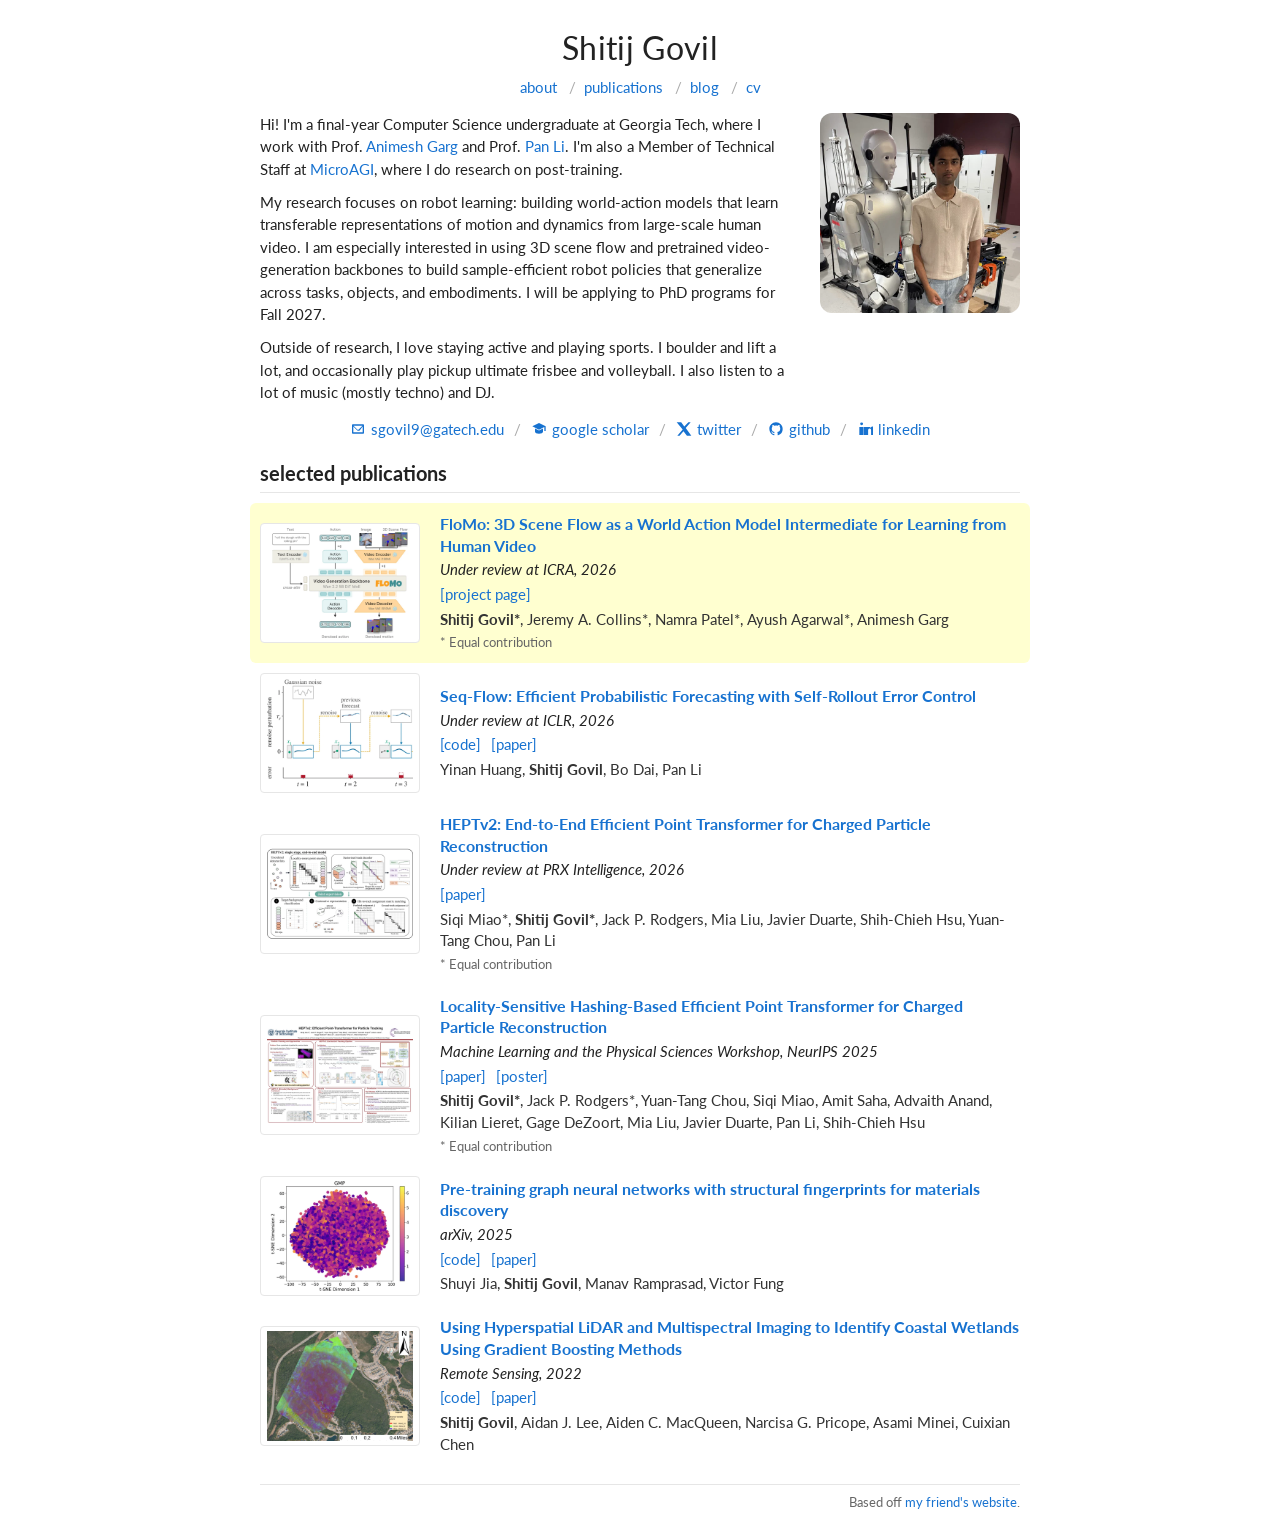
<file: index.html>
<!DOCTYPE html>
<html lang="en">
<head>
  <meta charset="UTF-8">
  <title>Shitij Govil</title>
  <meta name="author" content="Shitij Govil">
  <meta name="description" content="Shitij Govil is a Georgia Tech researcher working on robot learning, world-action models, and efficient machine learning for scientific problems.">
  <meta name="viewport" content="width=device-width, initial-scale=1">
  <link rel="shortcut icon" href="images/favicon/favicon.ico" type="image/x-icon">
  <link rel="stylesheet" href="stylesheet.css">
</head>
<body>
  <div id="overlay">
    <header>
      <h1>Shitij Govil</h1>
      <nav>
        <a href="#about" class="fancy-link">about</a>
        <a href="#publications" class="fancy-link">publications</a>
        <a href="blog.html" class="fancy-link">blog</a>
        <a href="Shitij_Govil_CV.pdf" class="fancy-link">cv</a>
      </nav>
    </header>

    <main>
      <section id="about">
        <h2>about</h2>
        <div class="main-container">
        <aside class="left-column">
          <img src="images/profile.webp" alt="Shitij Govil" class="profile-pic">

          <div class="contact-links">
            <div class="contact-item">
              <a href="mailto:sgovil9@gatech.edu" class="contact-button fancy-link">
                <svg width="24" height="24" viewBox="0 0 24 24" fill="none" xmlns="http://www.w3.org/2000/svg" aria-hidden="true">
                  <path fill-rule="evenodd" clip-rule="evenodd" d="M3 6.5C3 5.67157 3.67157 5 4.5 5H19.5C20.3284 5 21 5.67157 21 6.5V17.5C21 18.3284 20.3284 19 19.5 19H4.5C3.67157 19 3 18.3284 3 17.5V6.5ZM5.31641 7L11.2929 12.9765C11.6834 13.367 12.3166 13.367 12.7071 12.9765L18.6836 7H5.31641ZM19 8.12988V17H5V8.12988L10.5858 13.7157C11.7574 14.8873 13.6569 14.8873 14.8284 13.7157L19 8.12988Z" fill="currentColor"/>
                </svg>
                sgovil9@gatech.edu
              </a>
            </div>
            <div class="contact-item">
              <a href="https://scholar.google.com/citations?user=qNIedbEAAAAJ&amp;hl=en" class="contact-button fancy-link" target="_blank" rel="noreferrer">
                <svg width="24" height="24" viewBox="0 0 24 24" fill="none" xmlns="http://www.w3.org/2000/svg" aria-hidden="true">
                  <path d="M12 3 2 8l10 5 8-4v6h2V8L12 3Zm-6 8.2V16c0 1.7 2.7 3 6 3s6-1.3 6-3v-4.8l-6 3-6-3Z" fill="currentColor"/>
                </svg>
                google scholar
              </a>
            </div>
            <div class="contact-item">
              <a href="https://x.com/shitijgovil" class="contact-button fancy-link" target="_blank" rel="noreferrer">
                <svg width="24" height="24" viewBox="0 0 24 24" fill="none" xmlns="http://www.w3.org/2000/svg" aria-hidden="true">
                  <path d="M18.6 2H22l-7.4 8.47L23 22h-6.6l-5.17-6.76L5.32 22H2l8.02-9.17L1 2h6.77l4.67 6.16L18.6 2Z" fill="currentColor"/>
                </svg>
                twitter
              </a>
            </div>
            <div class="contact-item">
              <a href="https://github.com/sgovil5" class="contact-button fancy-link" target="_blank" rel="noreferrer">
                <svg width="24" height="24" viewBox="0 0 24 24" fill="none" xmlns="http://www.w3.org/2000/svg" aria-hidden="true">
                  <path fill-rule="evenodd" clip-rule="evenodd" d="M12 2C6.477 2 2 6.477 2 12c0 4.419 2.865 8.167 6.839 9.489.5.092.682-.217.682-.483 0-.237-.009-.866-.014-1.7-2.782.604-3.369-1.342-3.369-1.342-.455-1.156-1.11-1.465-1.11-1.465-.907-.62.069-.608.069-.608 1.003.07 1.531 1.03 1.531 1.03.892 1.529 2.341 1.088 2.91.832.092-.647.35-1.088.636-1.338-2.22-.253-4.555-1.11-4.555-4.943 0-1.091.39-1.984 1.03-2.683-.103-.253-.447-1.271.098-2.65 0 0 .84-.269 2.75 1.026A9.563 9.563 0 0 1 12 6.844c.85.004 1.705.115 2.504.337 1.909-1.295 2.748-1.026 2.748-1.026.546 1.379.202 2.397.1 2.65.64.699 1.028 1.592 1.028 2.683 0 3.842-2.338 4.687-4.566 4.935.36.31.68.922.68 1.858 0 1.34-.012 2.421-.012 2.751 0 .268.18.58.688.481A10.001 10.001 0 0 0 22 12c0-5.523-4.477-10-10-10Z" fill="currentColor"/>
                </svg>
                github
              </a>
            </div>
            <div class="contact-item">
              <a href="https://www.linkedin.com/in/shitij-govil/" class="contact-button fancy-link" target="_blank" rel="noreferrer">
                <svg width="24" height="24" viewBox="0 0 24 24" fill="none" xmlns="http://www.w3.org/2000/svg" aria-hidden="true">
                  <path d="M6.94 6.5a2.19 2.19 0 1 1 0-4.38 2.19 2.19 0 0 1 0 4.38ZM3.5 21h6.88V8.98H3.5V21ZM13.02 8.98H19.6v1.64h.09c.92-1.64 3.17-3.37 6.52-1.36 1.22.73 1.79 1.89 1.79 4.27V21h-6.88v-6.2c0-1.48-.03-3.38-2.06-3.38-2.06 0-2.38 1.61-2.38 3.27V21h-6.88V8.98Z" fill="currentColor"/>
                </svg>
                linkedin
              </a>
            </div>
          </div>
        </aside>

        <div class="right-column">
            <p>
              Hi! I'm a final-year Computer Science undergraduate at Georgia Tech, where I work with Prof.
              <a href="https://animesh.garg.tech/" target="_blank" rel="noreferrer">Animesh Garg</a>
              and Prof.
              <a href="https://sites.google.com/view/panli-purdue/home" target="_blank" rel="noreferrer">Pan Li</a>.
              I'm also a Member of Technical Staff at
              <a href="https://www.microagi.ai/" target="_blank" rel="noreferrer">MicroAGI</a>,
              where I do research on post-training.
            </p>
            <p>
              My research focuses on robot learning: building world-action models that learn transferable representations of motion and dynamics from large-scale human video. I am especially interested in using 3D scene flow and pretrained video-generation backbones to build sample-efficient robot policies that generalize across tasks, objects, and embodiments. I will be applying to PhD programs for Fall 2027.
            </p>
            <p>Outside of research, I love staying active and playing sports. I boulder and lift a lot, and occasionally play pickup ultimate frisbee and volleyball. I also listen to a lot of music (mostly techno) and DJ.</p>
        </div>
        </div>
      </section>

      <section id="publications">
        <h2>selected publications</h2>
        <div class="research-item">
          <div class="paper-image-container">
            <img src="images/thumbs/flomo.webp" alt="FloMo architecture for jointly predicting 3D scene flow and robot actions">
          </div>
          <div class="paper-details">
            <p class="paper-title">
              <a href="https://flomo-wam.github.io/" target="_blank" rel="noreferrer">FloMo: 3D Scene Flow as a World Action Model Intermediate for Learning from Human Video</a>
            </p>
            <p class="paper-publication">Under review at ICRA, 2026</p>
            <p class="paper-links">
              <a href="https://flomo-wam.github.io/" target="_blank" rel="noreferrer">[project page]</a>
            </p>
            <p class="paper-authors">
              <b>Shitij Govil*</b>, Jeremy A. Collins*, Namra Patel*, Ayush Agarwal*, Animesh Garg
            </p>
            <p class="paper-note">* Equal contribution</p>
          </div>
        </div>

        <div class="research-item">
          <div class="paper-image-container">
            <img src="images/thumbs/seqflow.webp" alt="Seq-Flow renoises the previous forecast and transports it to the updated forecast">
          </div>
          <div class="paper-details">
            <p class="paper-title">
              <a href="https://arxiv.org/abs/2610.10440" target="_blank" rel="noreferrer">Seq-Flow: Efficient Probabilistic Forecasting with Self-Rollout Error Control</a>
            </p>
            <p class="paper-publication">Under review at ICLR, 2026</p>
            <p class="paper-links">
              <a href="https://github.com/Graph-COM/Seq-Flow" target="_blank" rel="noreferrer">[code]</a>
              <a href="https://arxiv.org/abs/2610.10440" target="_blank" rel="noreferrer">[paper]</a>
            </p>
            <p class="paper-authors">Yinan Huang, <b>Shitij Govil</b>, Bo Dai, Pan Li</p>
          </div>
        </div>

        <div class="research-item">
          <div class="paper-image-container">
            <img src="images/thumbs/heptv2.webp" alt="HEPTv2 single-stage end-to-end model and joint supervision from Figure 1">
          </div>
          <div class="paper-details">
            <p class="paper-title">
              <a href="https://arxiv.org/abs/2606.20437" target="_blank" rel="noreferrer">HEPTv2: End-to-End Efficient Point Transformer for Charged Particle Reconstruction</a>
            </p>
            <p class="paper-publication">Under review at PRX Intelligence, 2026</p>
            <p class="paper-links">
              <a href="https://arxiv.org/abs/2606.20437" target="_blank" rel="noreferrer">[paper]</a>
            </p>
            <p class="paper-authors">
              Siqi Miao*, <b>Shitij Govil*</b>, Jack P. Rodgers, Mia Liu, Javier Duarte, Shih-Chieh Hsu, Yuan-Tang Chou, Pan Li
            </p>
            <p class="paper-note">* Equal contribution</p>
          </div>
        </div>

        <div class="research-item">
          <div class="paper-image-container">
            <img src="images/thumbs/lsh-poster.webp" alt="NeurIPS 2025 poster for the locality-sensitive hashing point transformer">
          </div>
          <div class="paper-details">
            <p class="paper-title">
              <a href="https://arxiv.org/abs/2510.07594" target="_blank" rel="noreferrer">Locality-Sensitive Hashing-Based Efficient Point Transformer for Charged Particle Reconstruction</a>
            </p>
            <p class="paper-publication">Machine Learning and the Physical Sciences Workshop, NeurIPS 2025</p>
            <p class="paper-links">
              <a href="https://arxiv.org/abs/2510.07594" target="_blank" rel="noreferrer">[paper]</a>
              <a href="https://neurips.cc/media/PosterPDFs/NeurIPS%202025/123042.png" target="_blank" rel="noreferrer">[poster]</a>
            </p>
            <p class="paper-authors">
              <b>Shitij Govil*</b>, Jack P. Rodgers*, Yuan-Tang Chou, Siqi Miao, Amit Saha, Advaith Anand, Kilian Lieret, Gage DeZoort, Mia Liu, Javier Duarte, Pan Li, Shih-Chieh Hsu
            </p>
            <p class="paper-note">* Equal contribution</p>
          </div>
        </div>

        <div class="research-item">
          <div class="paper-image-container">
            <img src="images/thumbs/matdeeplearn.webp" alt="Pre-training graph neural networks with structural fingerprints for materials discovery thumbnail">
          </div>
          <div class="paper-details">
            <p class="paper-title">
              <a href="https://arxiv.org/pdf/2503.01227" target="_blank" rel="noreferrer">Pre-training graph neural networks with structural fingerprints for materials discovery</a>
            </p>
            <p class="paper-publication">arXiv, 2025</p>
            <p class="paper-links">
              <a href="https://github.com/Fung-Lab/MatDeepLearn_dev" target="_blank" rel="noreferrer">[code]</a>
              <a href="https://arxiv.org/pdf/2503.01227" target="_blank" rel="noreferrer">[paper]</a>
            </p>
            <p class="paper-authors">Shuyi Jia, <b>Shitij Govil</b>, Manav Ramprasad, Victor Fung</p>
          </div>
        </div>

        <div class="research-item">
          <div class="paper-image-container">
            <img src="images/thumbs/wetland.webp" alt="Using Hyperspatial LiDAR and Multispectral Imaging to Identify Coastal Wetlands thumbnail">
          </div>
          <div class="paper-details">
            <p class="paper-title">
              <a href="https://www.mdpi.com/2072-4292/14/23/6002" target="_blank" rel="noreferrer">Using Hyperspatial LiDAR and Multispectral Imaging to Identify Coastal Wetlands Using Gradient Boosting Methods</a>
            </p>
            <p class="paper-publication">Remote Sensing, 2022</p>
            <p class="paper-links">
              <a href="https://github.com/sgovil5/wetland-prediction" target="_blank" rel="noreferrer">[code]</a>
              <a href="https://www.mdpi.com/2072-4292/14/23/6002" target="_blank" rel="noreferrer">[paper]</a>
            </p>
            <p class="paper-authors"><b>Shitij Govil</b>, Aidan J. Lee, Aiden C. MacQueen, Narcisa G. Pricope, Asami Minei, Cuixian Chen</p>
          </div>
        </div>
      </section>
      <footer class="site-footer">
        <span>Based off <a href="https://adityark.xyz/" target="_blank" rel="noreferrer">my friend's website</a>.</span>
      </footer>
    </main>
  </div>

</body>
</html>
</file>
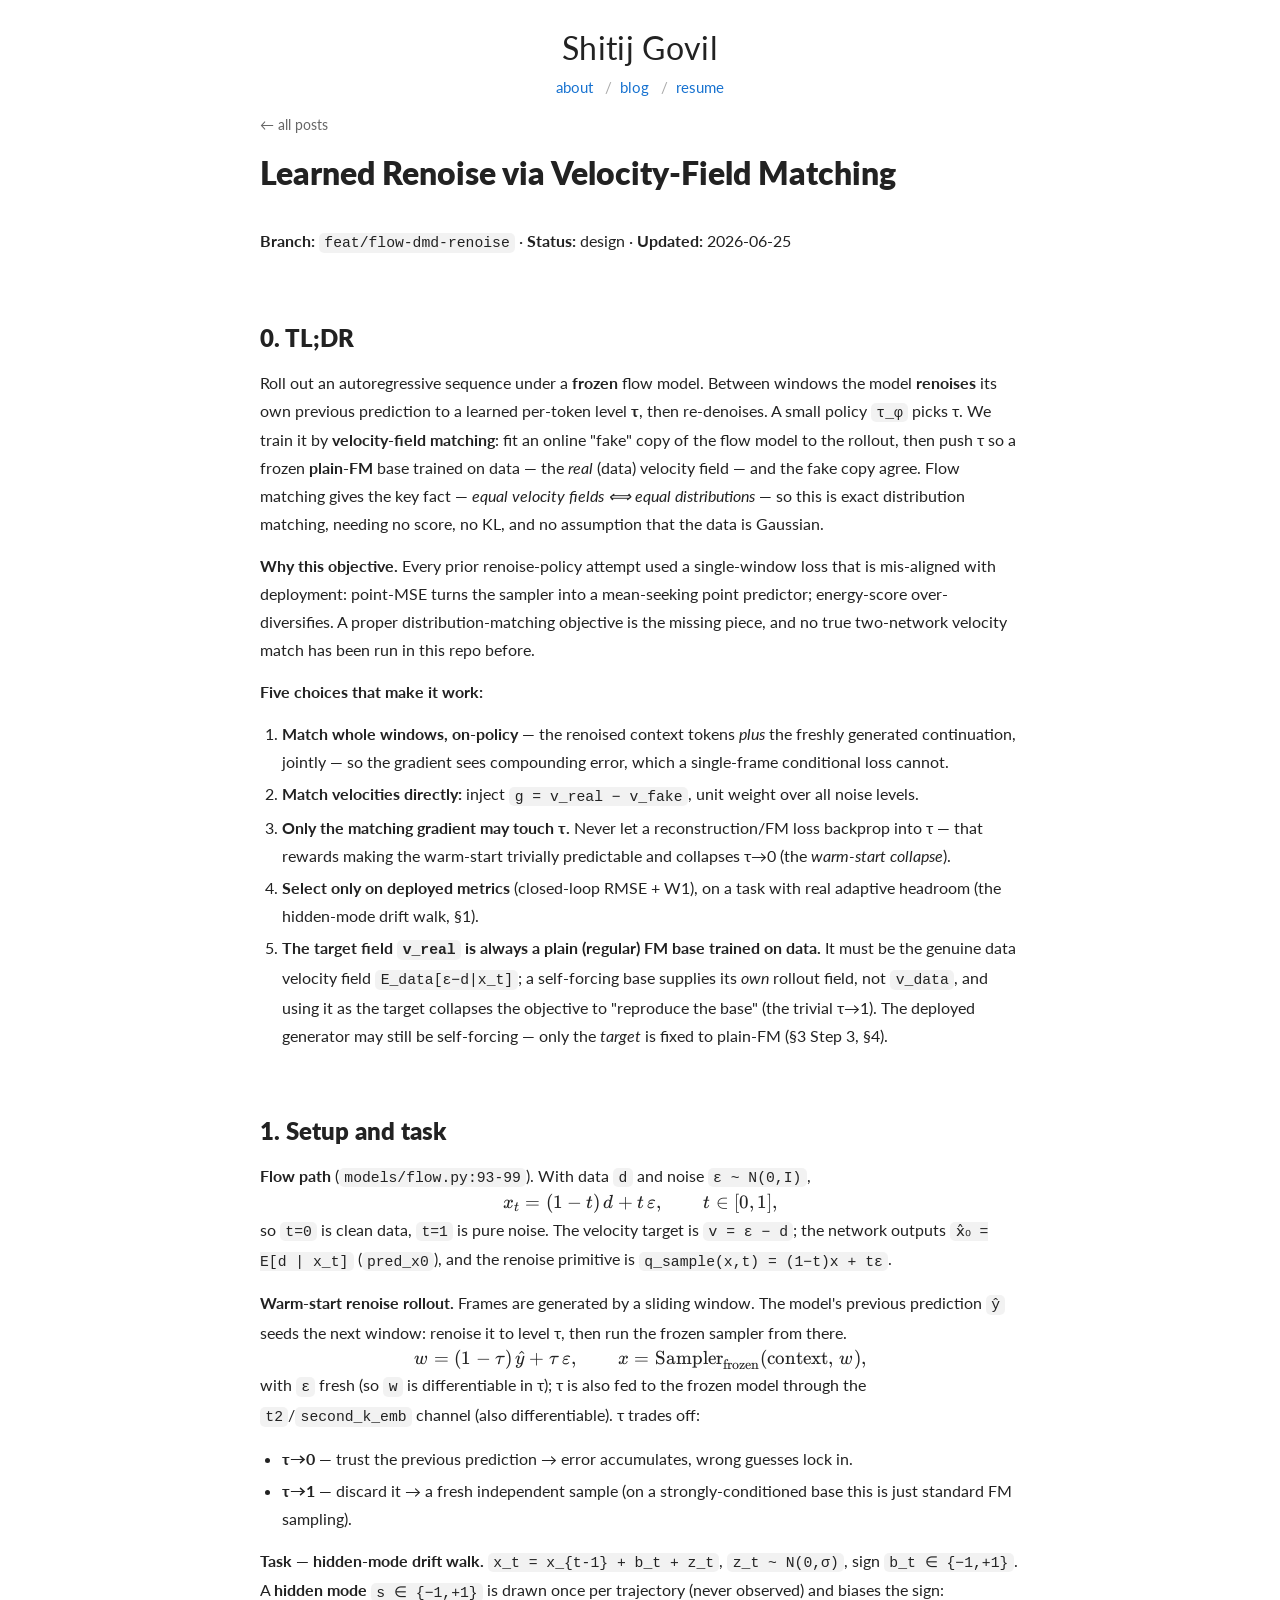
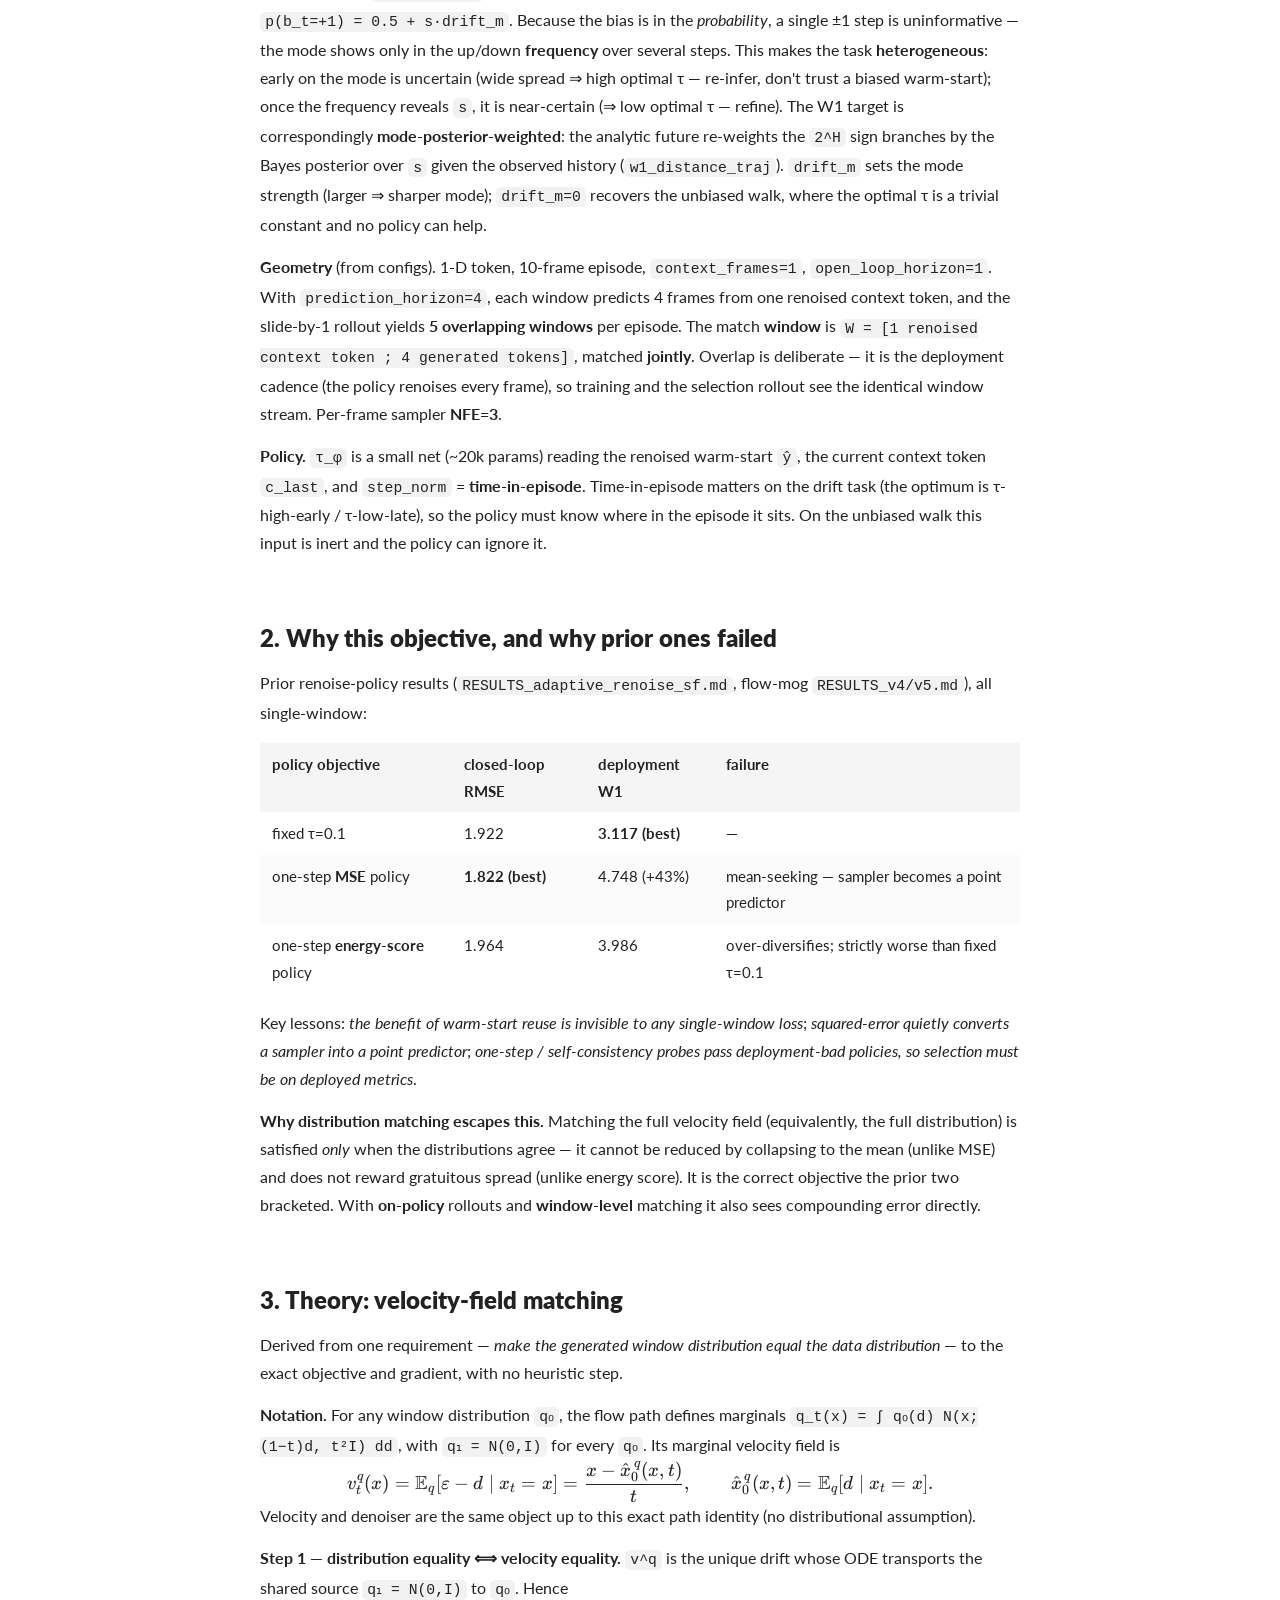
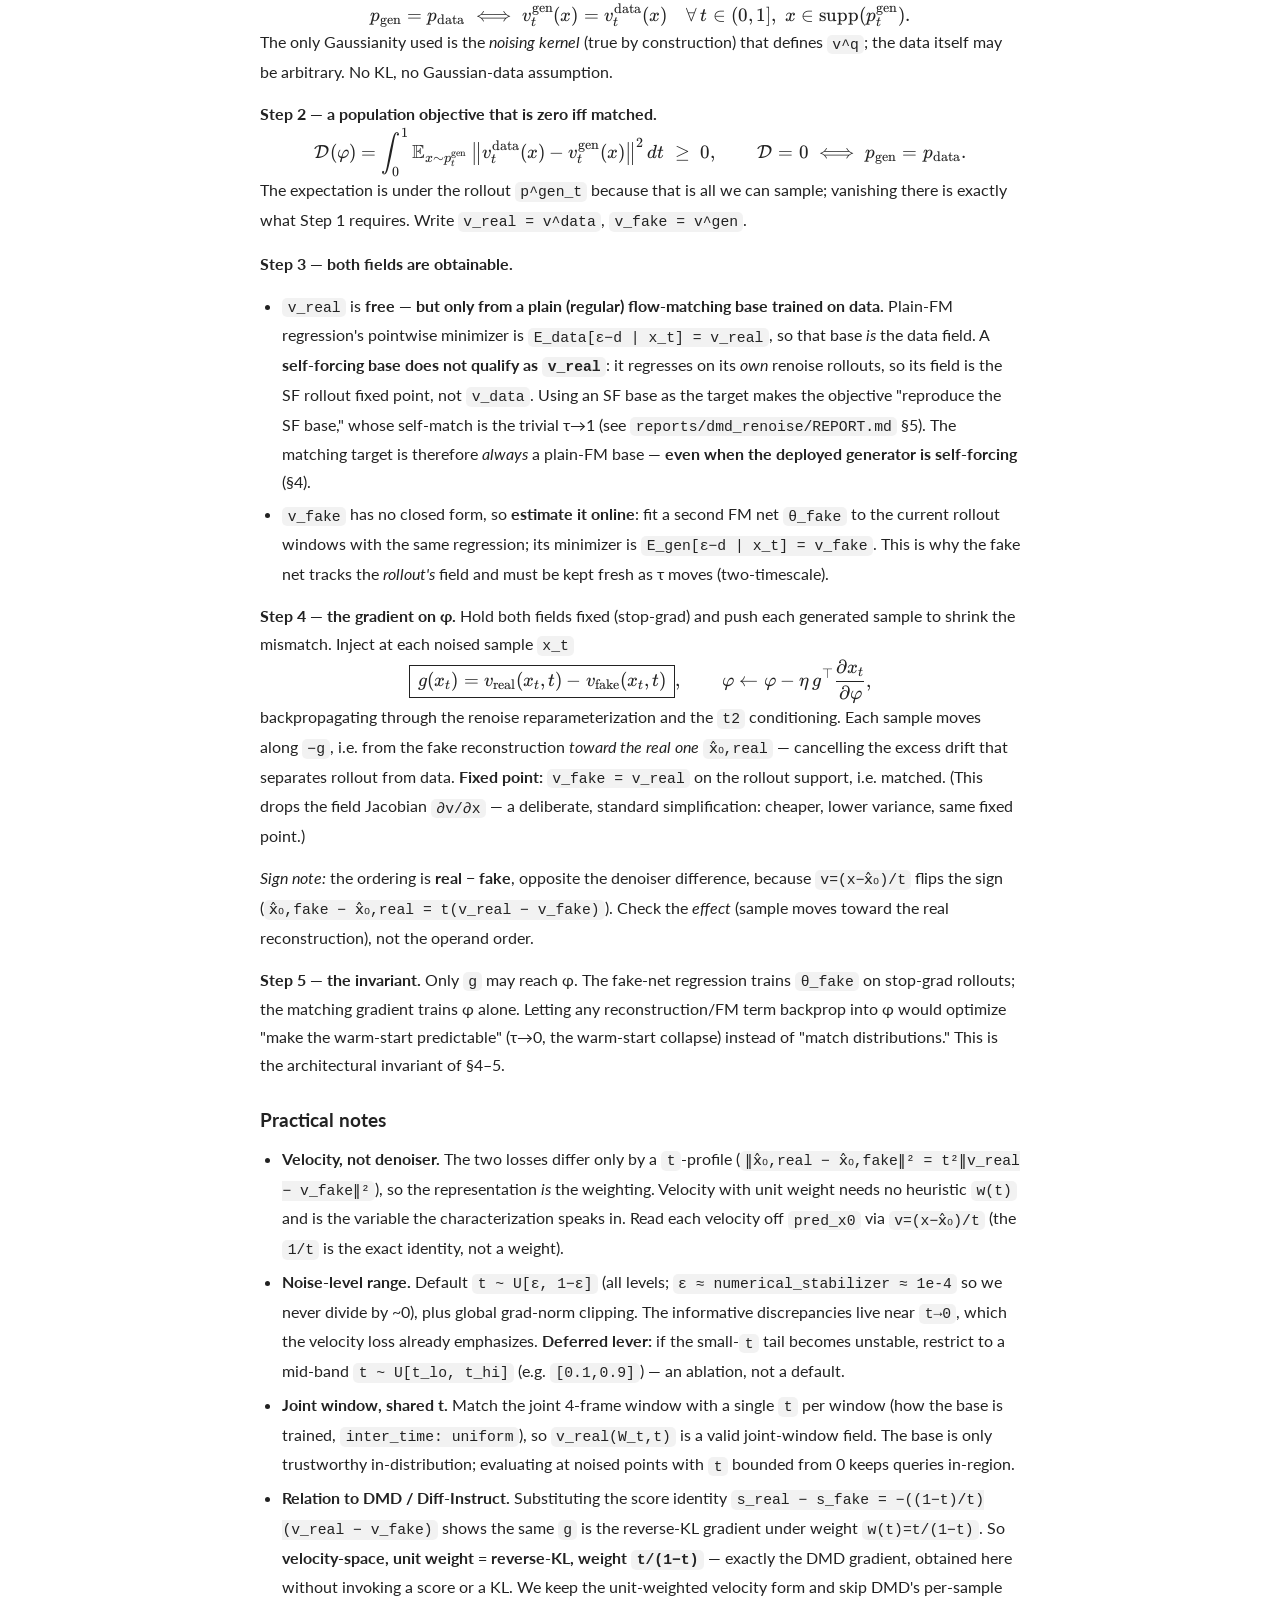
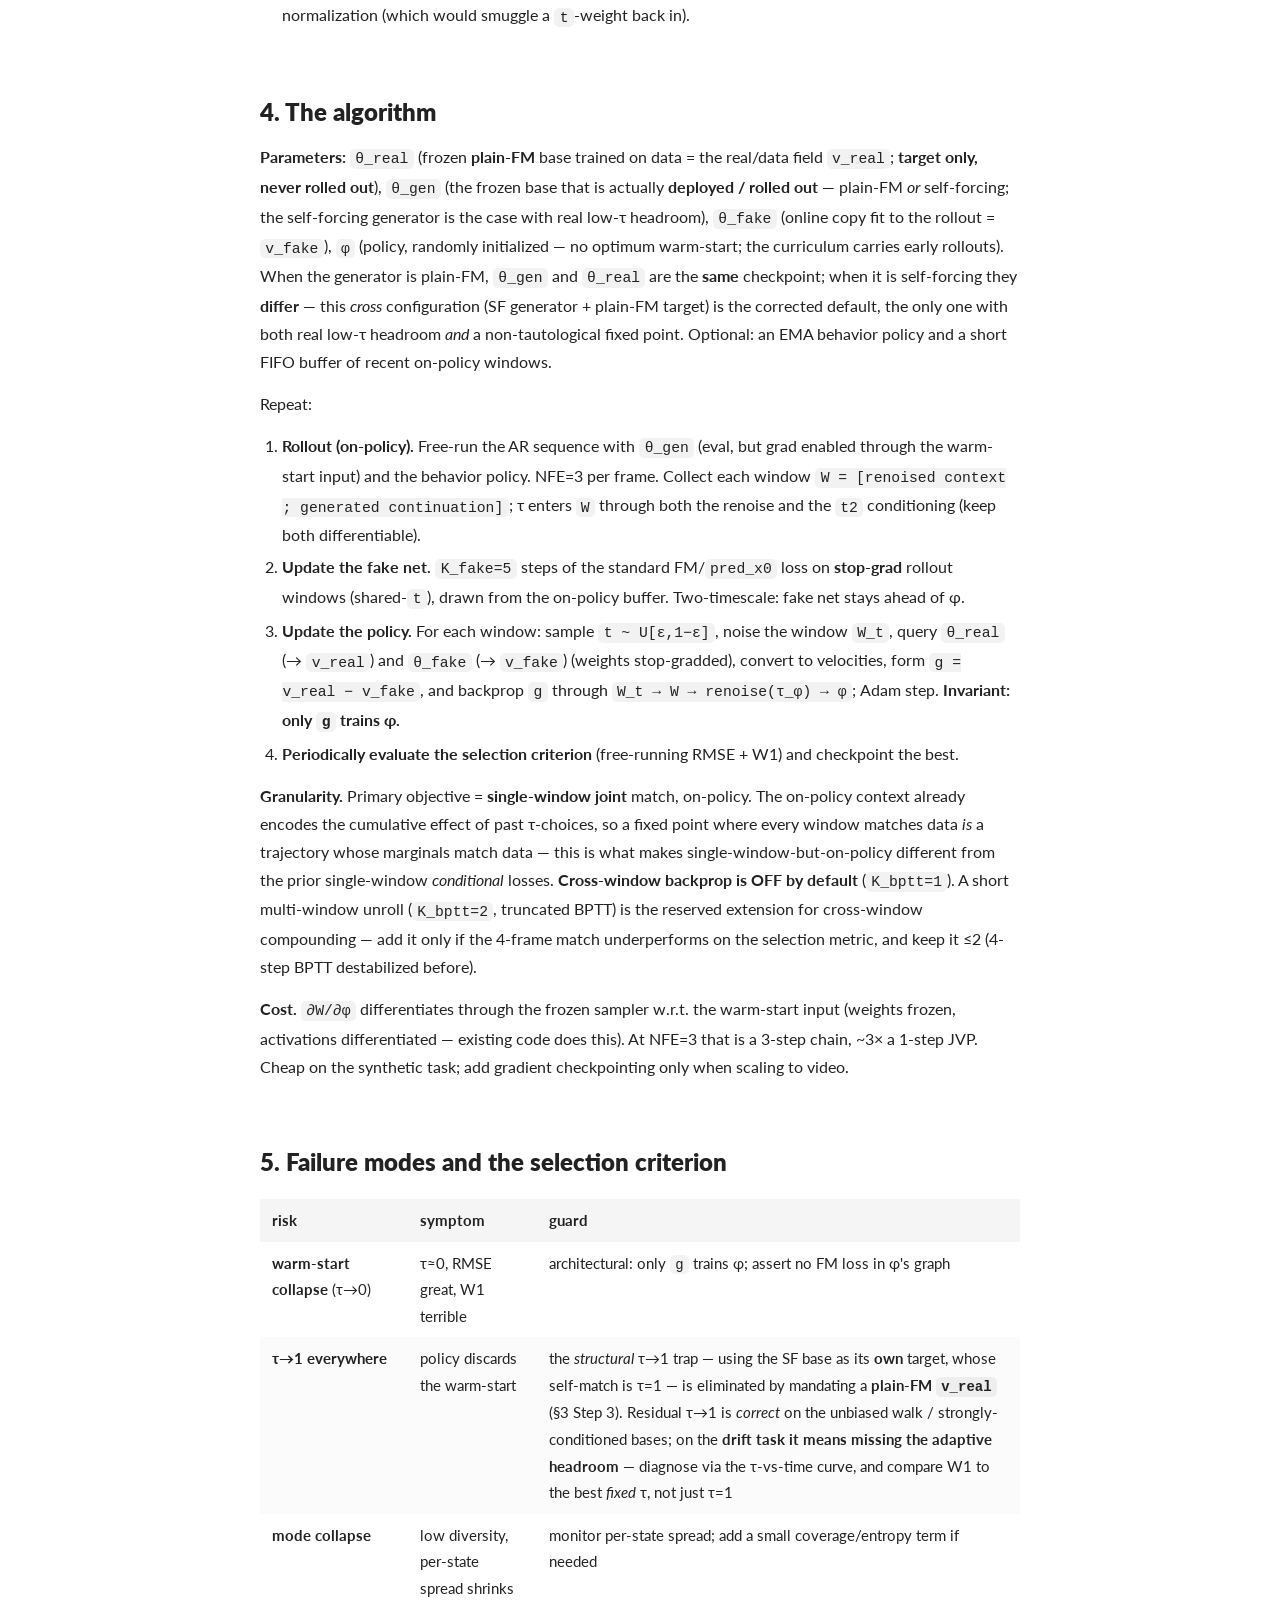
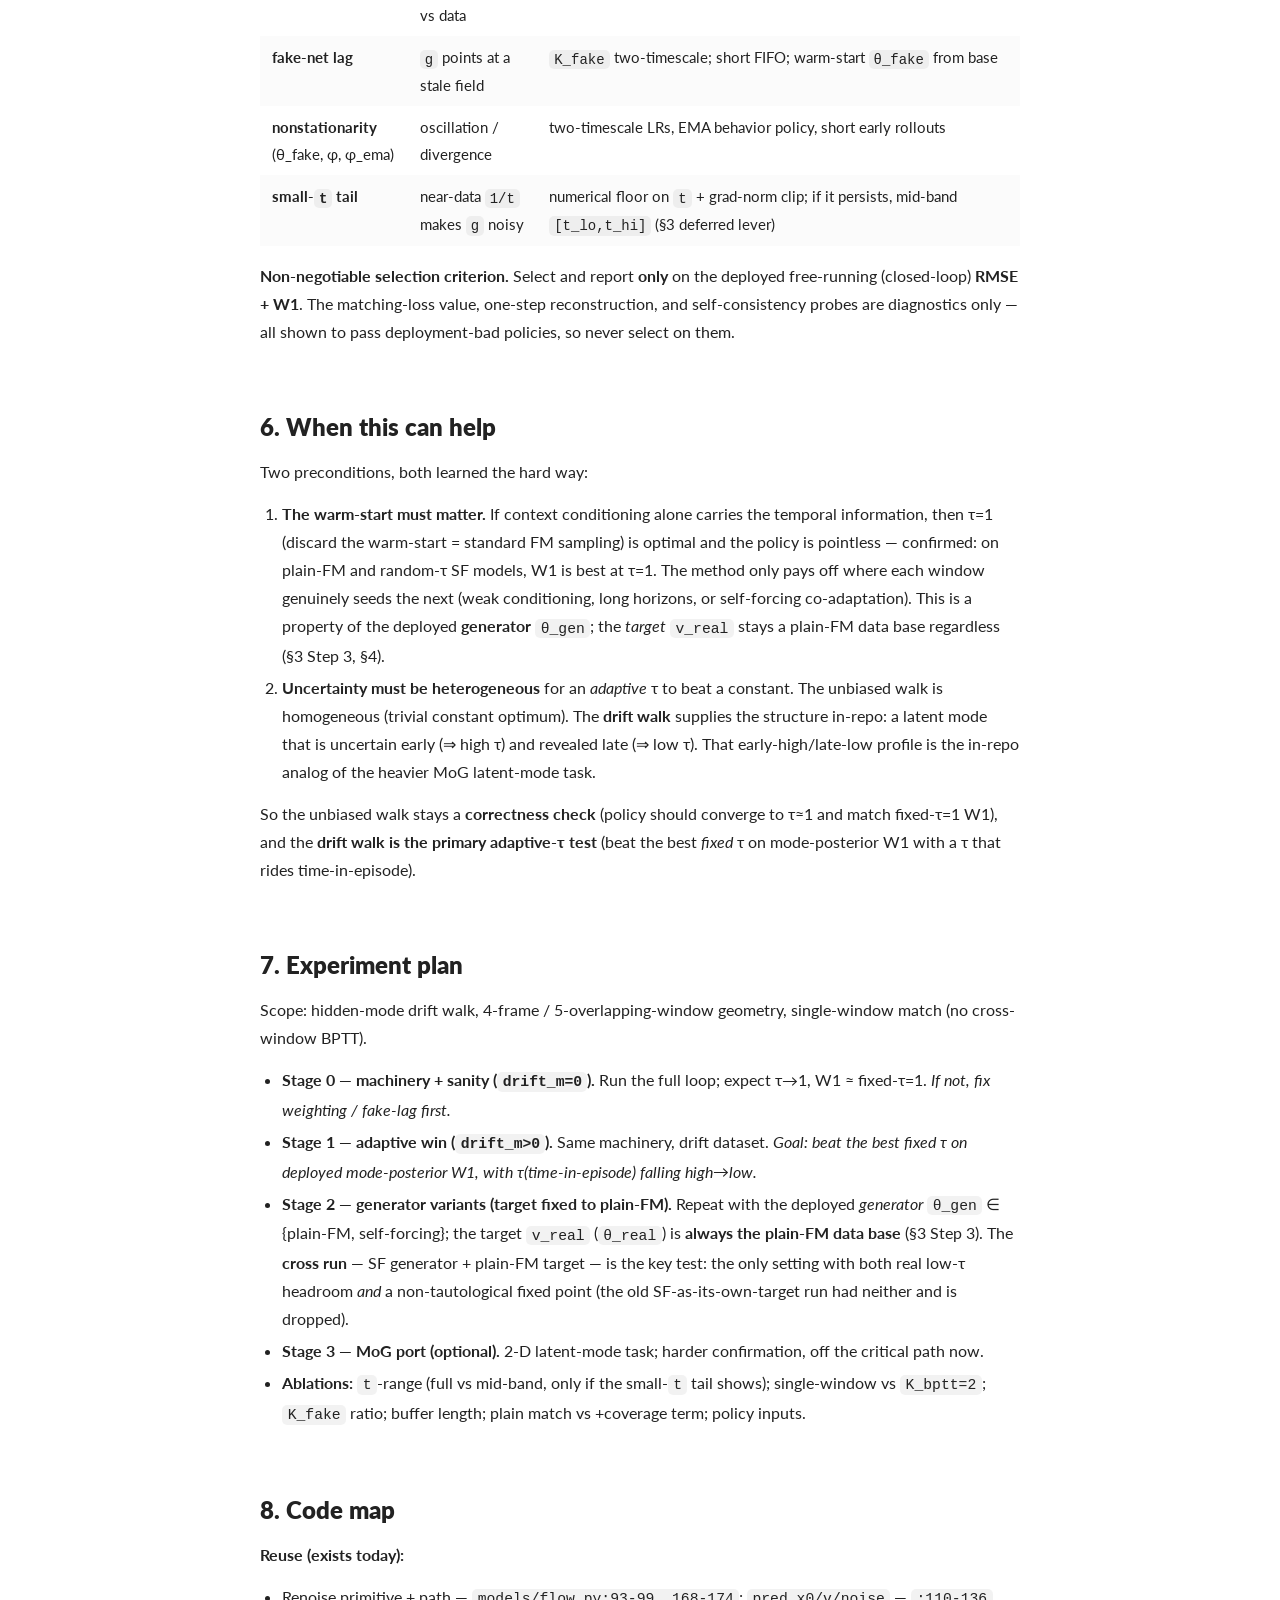
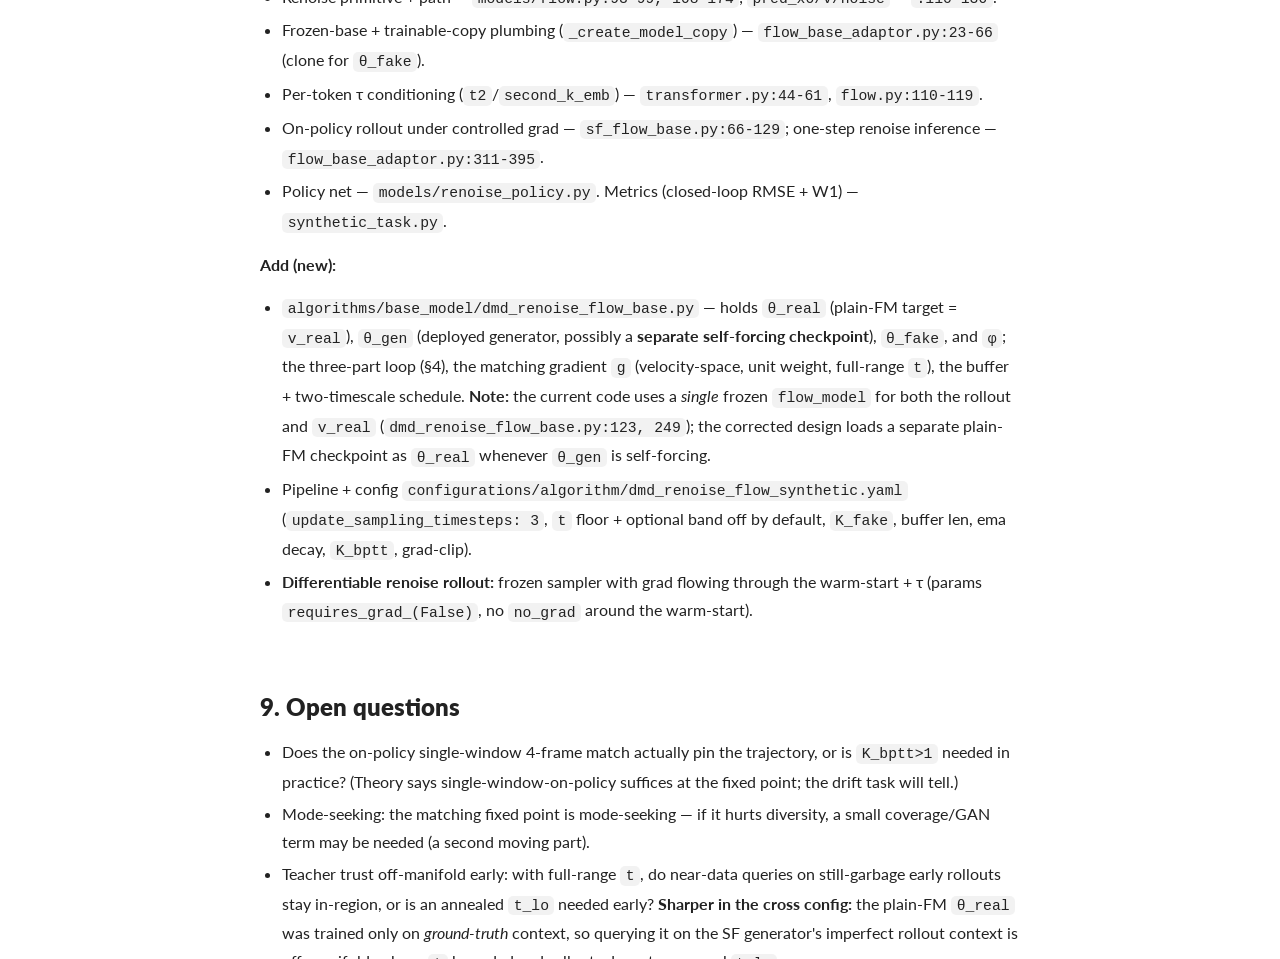
<file: blog/dmd-renoise/index.html>
<!DOCTYPE HTML>
<html lang="en">
  <head>
    <meta http-equiv="Content-Type" content="text/html; charset=UTF-8">
    <title>Learned Renoise via Velocity-Field Matching | Shitij Govil</title>
    <meta name="author" content="Shitij Govil">
    <meta name="viewport" content="width=device-width, initial-scale=1">
    <link rel="shortcut icon" href="/images/favicon/favicon.ico" type="image/x-icon">
    <link rel="stylesheet" type="text/css" href="/stylesheet.css">
    <link rel="stylesheet" type="text/css" href="/assets/katex/katex.min.css">
    <style>
      .post { font-size: 16px; line-height: 1.75; }
      .post > h1:first-child { font-size: 2rem; font-weight: 800; color: var(--accent);
        border-bottom: 3px solid var(--accent); padding-bottom: 8px; margin: 0 0 18px; }
      .post h2 { font-size: 1.5rem; font-weight: 800; margin: 34px 0 10px;
        border-bottom: 0; color: var(--text); padding: 0; }
      .post h3 { font-size: 1.2rem; font-weight: 700; margin: 24px 0 8px; }
      .post h4 { font-size: 1.05rem; font-weight: 700; margin: 18px 0 6px; }
      .post p { margin: 0 0 14px; }
      .post hr { border: 0; border-top: 1px solid var(--panel-border); margin: 26px 0; }
      .post ul, .post ol { padding-left: 1.4em; margin: 0 0 14px; }
      .post li { margin: 4px 0; }
      .post code { background: rgba(0,0,0,0.05); padding: 0.12em 0.36em; border-radius: 5px; font-size: 0.92em; }
      .post pre { background: rgba(0,0,0,0.04); }
      .post pre code { background: none; padding: 0; }
      .post blockquote { margin: 16px 0; padding: 2px 16px; border-left: 3px solid var(--accent);
        background: rgba(255,78,80,0.05); border-radius: 0 8px 8px 0; color: var(--text); }
      .post blockquote p:last-child { margin-bottom: 0; }
      .post table { border-collapse: collapse; width: 100%; margin: 16px 0; font-size: 0.95em; display: block; overflow-x: auto; }
      .post th, .post td { border: 1px solid var(--panel-border); padding: 8px 12px; text-align: left; vertical-align: top; }
      .post th { background: rgba(0,0,0,0.04); font-weight: 700; }
      .post tr:nth-child(even) td { background: rgba(0,0,0,0.015); }
      .post .math-block { margin: 18px 0; overflow-x: auto; overflow-y: hidden; }
      .post .katex-display { margin: 0; }
      .post .math-error { color: var(--accent); }
      .post strong { font-weight: 700; }
      .post-back { display: inline-block; margin-bottom: 10px; color: var(--muted);
        font-size: 0.95em; text-decoration: none; }
      .post-meta { color: var(--muted); font-size: 0.95em; margin: 0 0 22px; }
    </style>
  </head>

  <body>
    <div id="overlay">
      <header>
        <h1>Shitij Govil</h1>
        <nav>
          <a href="/index.html#about" class="fancy-link">about</a>
          <a href="/blog.html" class="fancy-link">blog</a>
          <a href="/Shitij_Govil_resume.pdf" class="fancy-link">resume</a>
        </nav>
      </header>

      <main>
        <section id="blog">
          <a class="post-back" href="/blog.html">&larr; all posts</a>
          <article class="post">
<h1>Learned Renoise via Velocity-Field Matching</h1>
<p><strong>Branch:</strong> <code>feat/flow-dmd-renoise</code> · <strong>Status:</strong> design · <strong>Updated:</strong> 2026-06-25</p>
<hr>
<h2>0. TL;DR</h2>
<p>Roll out an autoregressive sequence under a <strong>frozen</strong> flow model. Between windows the model
<strong>renoises</strong> its own previous prediction to a learned per-token level <strong>τ</strong>, then re-denoises. A small
policy <code>τ_φ</code> picks τ. We train it by <strong>velocity-field matching</strong>: fit an online &quot;fake&quot; copy of the flow
model to the rollout, then push τ so a frozen <strong>plain-FM</strong> base trained on data — the <em>real</em> (data) velocity field — and the fake copy
agree. Flow matching gives the key fact — <em>equal velocity fields ⟺ equal distributions</em> — so this is
exact distribution matching, needing no score, no KL, and no assumption that the data is Gaussian.</p>
<p><strong>Why this objective.</strong> Every prior renoise-policy attempt used a single-window loss that is
mis-aligned with deployment: point-MSE turns the sampler into a mean-seeking point predictor;
energy-score over-diversifies. A proper distribution-matching objective is the missing piece, and no
true two-network velocity match has been run in this repo before.</p>
<p><strong>Five choices that make it work:</strong></p>
<ol>
<li><strong>Match whole windows, on-policy</strong> — the renoised context tokens <em>plus</em> the freshly generated
continuation, jointly — so the gradient sees compounding error, which a single-frame conditional loss cannot.</li>
<li><strong>Match velocities directly:</strong> inject <code>g = v_real − v_fake</code>, unit weight over all noise levels.</li>
<li><strong>Only the matching gradient may touch τ.</strong> Never let a reconstruction/FM loss backprop into τ — that
rewards making the warm-start trivially predictable and collapses τ→0 (the <em>warm-start collapse</em>).</li>
<li><strong>Select only on deployed metrics</strong> (closed-loop RMSE + W1), on a task with real adaptive headroom
(the hidden-mode drift walk, §1).</li>
<li><strong>The target field <code>v_real</code> is always a plain (regular) FM base trained on data.</strong> It must be the
genuine data velocity field <code>E_data[ε−d|x_t]</code>; a self-forcing base supplies its <em>own</em> rollout field,
not <code>v_data</code>, and using it as the target collapses the objective to &quot;reproduce the base&quot; (the trivial
τ→1). The deployed generator may still be self-forcing — only the <em>target</em> is fixed to plain-FM (§3
Step 3, §4).</li>
</ol>
<hr>
<h2>1. Setup and task</h2>
<p><strong>Flow path</strong> (<code>models/flow.py:93-99</code>). With data <code>d</code> and noise <code>ε ~ N(0,I)</code>,
<span class="katex-display"><span class="katex"><span class="katex-mathml"><math xmlns="http://www.w3.org/1998/Math/MathML" display="block"><semantics><mrow><msub><mi>x</mi><mi>t</mi></msub><mo>=</mo><mo stretchy="false">(</mo><mn>1</mn><mo>−</mo><mi>t</mi><mo stretchy="false">)</mo><mtext> </mtext><mi>d</mi><mo>+</mo><mi>t</mi><mtext> </mtext><mi>ε</mi><mo separator="true">,</mo><mspace width="2em"/><mi>t</mi><mo>∈</mo><mo stretchy="false">[</mo><mn>0</mn><mo separator="true">,</mo><mn>1</mn><mo stretchy="false">]</mo><mo separator="true">,</mo></mrow><annotation encoding="application/x-tex">x_t = (1-t)\,d + t\,\varepsilon,\qquad t\in[0,1],</annotation></semantics></math></span><span class="katex-html" aria-hidden="true"><span class="base"><span class="strut" style="height:0.5806em;vertical-align:-0.15em;"></span><span class="mord"><span class="mord mathnormal">x</span><span class="msupsub"><span class="vlist-t vlist-t2"><span class="vlist-r"><span class="vlist" style="height:0.2806em;"><span style="top:-2.55em;margin-left:0em;margin-right:0.05em;"><span class="pstrut" style="height:2.7em;"></span><span class="sizing reset-size6 size3 mtight"><span class="mord mathnormal mtight">t</span></span></span></span><span class="vlist-s">​</span></span><span class="vlist-r"><span class="vlist" style="height:0.15em;"><span></span></span></span></span></span></span><span class="mspace" style="margin-right:0.2778em;"></span><span class="mrel">=</span><span class="mspace" style="margin-right:0.2778em;"></span></span><span class="base"><span class="strut" style="height:1em;vertical-align:-0.25em;"></span><span class="mopen">(</span><span class="mord">1</span><span class="mspace" style="margin-right:0.2222em;"></span><span class="mbin">−</span><span class="mspace" style="margin-right:0.2222em;"></span></span><span class="base"><span class="strut" style="height:1em;vertical-align:-0.25em;"></span><span class="mord mathnormal">t</span><span class="mclose">)</span><span class="mspace" style="margin-right:0.1667em;"></span><span class="mord mathnormal">d</span><span class="mspace" style="margin-right:0.2222em;"></span><span class="mbin">+</span><span class="mspace" style="margin-right:0.2222em;"></span></span><span class="base"><span class="strut" style="height:0.8095em;vertical-align:-0.1944em;"></span><span class="mord mathnormal">t</span><span class="mspace" style="margin-right:0.1667em;"></span><span class="mord mathnormal">ε</span><span class="mpunct">,</span><span class="mspace" style="margin-right:2em;"></span><span class="mspace" style="margin-right:0.1667em;"></span><span class="mord mathnormal">t</span><span class="mspace" style="margin-right:0.2778em;"></span><span class="mrel">∈</span><span class="mspace" style="margin-right:0.2778em;"></span></span><span class="base"><span class="strut" style="height:1em;vertical-align:-0.25em;"></span><span class="mopen">[</span><span class="mord">0</span><span class="mpunct">,</span><span class="mspace" style="margin-right:0.1667em;"></span><span class="mord">1</span><span class="mclose">]</span><span class="mpunct">,</span></span></span></span></span>
so <code>t=0</code> is clean data, <code>t=1</code> is pure noise. The velocity target is <code>v = ε − d</code>; the network outputs
<code>x̂₀ = E[d | x_t]</code> (<code>pred_x0</code>), and the renoise primitive is <code>q_sample(x,t) = (1−t)x + tε</code>.</p>
<p><strong>Warm-start renoise rollout.</strong> Frames are generated by a sliding window. The model&#39;s previous
prediction <code>ŷ</code> seeds the next window: renoise it to level τ, then run the frozen sampler from there.
<span class="katex-display"><span class="katex"><span class="katex-mathml"><math xmlns="http://www.w3.org/1998/Math/MathML" display="block"><semantics><mrow><mi>w</mi><mo>=</mo><mo stretchy="false">(</mo><mn>1</mn><mo>−</mo><mi>τ</mi><mo stretchy="false">)</mo><mtext> </mtext><mover accent="true"><mi>y</mi><mo>^</mo></mover><mo>+</mo><mi>τ</mi><mtext> </mtext><mi>ε</mi><mo separator="true">,</mo><mspace width="2em"/><mi>x</mi><mo>=</mo><msub><mtext>Sampler</mtext><mtext>frozen</mtext></msub><mo stretchy="false">(</mo><mtext>context</mtext><mo separator="true">,</mo><mtext> </mtext><mi>w</mi><mo stretchy="false">)</mo><mo separator="true">,</mo></mrow><annotation encoding="application/x-tex">w = (1-\tau)\,\hat y + \tau\,\varepsilon,\qquad x = \text{Sampler}_{\text{frozen}}(\text{context},\, w),</annotation></semantics></math></span><span class="katex-html" aria-hidden="true"><span class="base"><span class="strut" style="height:0.4306em;"></span><span class="mord mathnormal" style="margin-right:0.0269em;">w</span><span class="mspace" style="margin-right:0.2778em;"></span><span class="mrel">=</span><span class="mspace" style="margin-right:0.2778em;"></span></span><span class="base"><span class="strut" style="height:1em;vertical-align:-0.25em;"></span><span class="mopen">(</span><span class="mord">1</span><span class="mspace" style="margin-right:0.2222em;"></span><span class="mbin">−</span><span class="mspace" style="margin-right:0.2222em;"></span></span><span class="base"><span class="strut" style="height:1em;vertical-align:-0.25em;"></span><span class="mord mathnormal" style="margin-right:0.1132em;">τ</span><span class="mclose">)</span><span class="mspace" style="margin-right:0.1667em;"></span><span class="mord accent"><span class="vlist-t vlist-t2"><span class="vlist-r"><span class="vlist" style="height:0.6944em;"><span style="top:-3em;"><span class="pstrut" style="height:3em;"></span><span class="mord mathnormal" style="margin-right:0.0359em;">y</span></span><span style="top:-3em;"><span class="pstrut" style="height:3em;"></span><span class="accent-body" style="left:-0.1944em;"><span class="mord">^</span></span></span></span><span class="vlist-s">​</span></span><span class="vlist-r"><span class="vlist" style="height:0.1944em;"><span></span></span></span></span></span><span class="mspace" style="margin-right:0.2222em;"></span><span class="mbin">+</span><span class="mspace" style="margin-right:0.2222em;"></span></span><span class="base"><span class="strut" style="height:0.625em;vertical-align:-0.1944em;"></span><span class="mord mathnormal" style="margin-right:0.1132em;">τ</span><span class="mspace" style="margin-right:0.1667em;"></span><span class="mord mathnormal">ε</span><span class="mpunct">,</span><span class="mspace" style="margin-right:2em;"></span><span class="mspace" style="margin-right:0.1667em;"></span><span class="mord mathnormal">x</span><span class="mspace" style="margin-right:0.2778em;"></span><span class="mrel">=</span><span class="mspace" style="margin-right:0.2778em;"></span></span><span class="base"><span class="strut" style="height:1em;vertical-align:-0.25em;"></span><span class="mord"><span class="mord text"><span class="mord">Sampler</span></span><span class="msupsub"><span class="vlist-t vlist-t2"><span class="vlist-r"><span class="vlist" style="height:0.242em;"><span style="top:-2.4559em;margin-right:0.05em;"><span class="pstrut" style="height:2.7em;"></span><span class="sizing reset-size6 size3 mtight"><span class="mord mtight"><span class="mord text mtight"><span class="mord mtight">frozen</span></span></span></span></span></span><span class="vlist-s">​</span></span><span class="vlist-r"><span class="vlist" style="height:0.2441em;"><span></span></span></span></span></span></span><span class="mopen">(</span><span class="mord text"><span class="mord">context</span></span><span class="mpunct">,</span><span class="mspace" style="margin-right:0.1667em;"></span><span class="mspace" style="margin-right:0.1667em;"></span><span class="mord mathnormal" style="margin-right:0.0269em;">w</span><span class="mclose">)</span><span class="mpunct">,</span></span></span></span></span>
with <code>ε</code> fresh (so <code>w</code> is differentiable in τ); τ is also fed to the frozen model through the
<code>t2</code>/<code>second_k_emb</code> channel (also differentiable). τ trades off:</p>
<ul>
<li><strong>τ→0</strong> — trust the previous prediction → error accumulates, wrong guesses lock in.</li>
<li><strong>τ→1</strong> — discard it → a fresh independent sample (on a strongly-conditioned base this is just standard FM sampling).</li>
</ul>
<p><strong>Task — hidden-mode drift walk.</strong> <code>x_t = x_{t-1} + b_t + z_t</code>, <code>z_t ~ N(0,σ)</code>, sign <code>b_t ∈ {−1,+1}</code>.
A <strong>hidden mode</strong> <code>s ∈ {−1,+1}</code> is drawn once per trajectory (never observed) and biases the sign:
<code>p(b_t=+1) = 0.5 + s·drift_m</code>. Because the bias is in the <em>probability</em>, a single ±1 step is
uninformative — the mode shows only in the up/down <strong>frequency</strong> over several steps. This makes the task
<strong>heterogeneous</strong>: early on the mode is uncertain (wide spread ⇒ high optimal τ — re-infer, don&#39;t trust a
biased warm-start); once the frequency reveals <code>s</code>, it is near-certain (⇒ low optimal τ — refine). The
W1 target is correspondingly <strong>mode-posterior-weighted</strong>: the analytic future re-weights the <code>2^H</code> sign
branches by the Bayes posterior over <code>s</code> given the observed history (<code>w1_distance_traj</code>). <code>drift_m</code> sets
the mode strength (larger ⇒ sharper mode); <code>drift_m=0</code> recovers the unbiased walk, where the optimal τ
is a trivial constant and no policy can help.</p>
<p><strong>Geometry</strong> (from configs). 1-D token, 10-frame episode, <code>context_frames=1</code>, <code>open_loop_horizon=1</code>.
With <code>prediction_horizon=4</code>, each window predicts 4 frames from one renoised context token, and the
slide-by-1 rollout yields <strong>5 overlapping windows</strong> per episode. The match <strong>window</strong> is
<code>W = [1 renoised context token ; 4 generated tokens]</code>, matched <strong>jointly</strong>. Overlap is deliberate — it
is the deployment cadence (the policy renoises every frame), so training and the selection rollout see
the identical window stream. Per-frame sampler <strong>NFE=3</strong>.</p>
<p><strong>Policy.</strong> <code>τ_φ</code> is a small net (~20k params) reading the renoised warm-start <code>ŷ</code>, the current context
token <code>c_last</code>, and <code>step_norm</code> = <strong>time-in-episode</strong>. Time-in-episode matters on the drift task
(the optimum is τ-high-early / τ-low-late), so the policy must know where in the episode it sits. On the
unbiased walk this input is inert and the policy can ignore it.</p>
<hr>
<h2>2. Why this objective, and why prior ones failed</h2>
<p>Prior renoise-policy results (<code>RESULTS_adaptive_renoise_sf.md</code>, flow-mog <code>RESULTS_v4/v5.md</code>), all
single-window:</p>
<table>
<thead>
<tr>
<th>policy objective</th>
<th>closed-loop RMSE</th>
<th>deployment W1</th>
<th>failure</th>
</tr>
</thead>
<tbody><tr>
<td>fixed τ=0.1</td>
<td>1.922</td>
<td><strong>3.117 (best)</strong></td>
<td>—</td>
</tr>
<tr>
<td>one-step <strong>MSE</strong> policy</td>
<td><strong>1.822 (best)</strong></td>
<td>4.748 (+43%)</td>
<td>mean-seeking — sampler becomes a point predictor</td>
</tr>
<tr>
<td>one-step <strong>energy-score</strong> policy</td>
<td>1.964</td>
<td>3.986</td>
<td>over-diversifies; strictly worse than fixed τ=0.1</td>
</tr>
</tbody></table>
<p>Key lessons: <em>the benefit of warm-start reuse is invisible to any single-window loss</em>; <em>squared-error
quietly converts a sampler into a point predictor</em>; <em>one-step / self-consistency probes pass
deployment-bad policies, so selection must be on deployed metrics</em>.</p>
<p><strong>Why distribution matching escapes this.</strong> Matching the full velocity field (equivalently, the full
distribution) is satisfied <em>only</em> when the distributions agree — it cannot be reduced by collapsing to
the mean (unlike MSE) and does not reward gratuitous spread (unlike energy score). It is the correct
objective the prior two bracketed. With <strong>on-policy</strong> rollouts and <strong>window-level</strong> matching it also
sees compounding error directly.</p>
<hr>
<h2>3. Theory: velocity-field matching</h2>
<p>Derived from one requirement — <em>make the generated window distribution equal the data distribution</em> —
to the exact objective and gradient, with no heuristic step.</p>
<p><strong>Notation.</strong> For any window distribution <code>q₀</code>, the flow path defines marginals
<code>q_t(x) = ∫ q₀(d) N(x; (1−t)d, t²I) dd</code>, with <code>q₁ = N(0,I)</code> for every <code>q₀</code>. Its marginal velocity field is
<span class="katex-display"><span class="katex"><span class="katex-mathml"><math xmlns="http://www.w3.org/1998/Math/MathML" display="block"><semantics><mrow><msubsup><mi>v</mi><mi>t</mi><mi>q</mi></msubsup><mo stretchy="false">(</mo><mi>x</mi><mo stretchy="false">)</mo><mo>=</mo><msub><mi mathvariant="double-struck">E</mi><mi>q</mi></msub><mo stretchy="false">[</mo><mi>ε</mi><mo>−</mo><mi>d</mi><mo>∣</mo><msub><mi>x</mi><mi>t</mi></msub><mo>=</mo><mi>x</mi><mo stretchy="false">]</mo><mo>=</mo><mfrac><mrow><mi>x</mi><mo>−</mo><msubsup><mover accent="true"><mi>x</mi><mo>^</mo></mover><mn>0</mn><mrow><mtext> </mtext><mi>q</mi></mrow></msubsup><mo stretchy="false">(</mo><mi>x</mi><mo separator="true">,</mo><mi>t</mi><mo stretchy="false">)</mo></mrow><mi>t</mi></mfrac><mo separator="true">,</mo><mspace width="2em"/><msubsup><mover accent="true"><mi>x</mi><mo>^</mo></mover><mn>0</mn><mrow><mtext> </mtext><mi>q</mi></mrow></msubsup><mo stretchy="false">(</mo><mi>x</mi><mo separator="true">,</mo><mi>t</mi><mo stretchy="false">)</mo><mo>=</mo><msub><mi mathvariant="double-struck">E</mi><mi>q</mi></msub><mo stretchy="false">[</mo><mi>d</mi><mo>∣</mo><msub><mi>x</mi><mi>t</mi></msub><mo>=</mo><mi>x</mi><mo stretchy="false">]</mo><mi mathvariant="normal">.</mi></mrow><annotation encoding="application/x-tex">v^q_t(x) = \mathbb E_q[\varepsilon - d \mid x_t = x] = \frac{x - \hat x_0^{\,q}(x,t)}{t},\qquad \hat x_0^{\,q}(x,t) = \mathbb E_q[d\mid x_t=x].</annotation></semantics></math></span><span class="katex-html" aria-hidden="true"><span class="base"><span class="strut" style="height:1.0323em;vertical-align:-0.25em;"></span><span class="mord"><span class="mord mathnormal" style="margin-right:0.0359em;">v</span><span class="msupsub"><span class="vlist-t vlist-t2"><span class="vlist-r"><span class="vlist" style="height:0.7823em;"><span style="top:-2.4542em;margin-left:-0.0359em;margin-right:0.05em;"><span class="pstrut" style="height:2.7em;"></span><span class="sizing reset-size6 size3 mtight"><span class="mord mathnormal mtight">t</span></span></span><span style="top:-3.1809em;margin-right:0.05em;"><span class="pstrut" style="height:2.7em;"></span><span class="sizing reset-size6 size3 mtight"><span class="mord mathnormal mtight" style="margin-right:0.0359em;">q</span></span></span></span><span class="vlist-s">​</span></span><span class="vlist-r"><span class="vlist" style="height:0.2458em;"><span></span></span></span></span></span></span><span class="mopen">(</span><span class="mord mathnormal">x</span><span class="mclose">)</span><span class="mspace" style="margin-right:0.2778em;"></span><span class="mrel">=</span><span class="mspace" style="margin-right:0.2778em;"></span></span><span class="base"><span class="strut" style="height:1.0361em;vertical-align:-0.2861em;"></span><span class="mord"><span class="mord mathbb">E</span><span class="msupsub"><span class="vlist-t vlist-t2"><span class="vlist-r"><span class="vlist" style="height:0.1514em;"><span style="top:-2.55em;margin-left:0em;margin-right:0.05em;"><span class="pstrut" style="height:2.7em;"></span><span class="sizing reset-size6 size3 mtight"><span class="mord mathnormal mtight" style="margin-right:0.0359em;">q</span></span></span></span><span class="vlist-s">​</span></span><span class="vlist-r"><span class="vlist" style="height:0.2861em;"><span></span></span></span></span></span></span><span class="mopen">[</span><span class="mord mathnormal">ε</span><span class="mspace" style="margin-right:0.2222em;"></span><span class="mbin">−</span><span class="mspace" style="margin-right:0.2222em;"></span></span><span class="base"><span class="strut" style="height:1em;vertical-align:-0.25em;"></span><span class="mord mathnormal">d</span><span class="mspace" style="margin-right:0.2778em;"></span><span class="mrel">∣</span><span class="mspace" style="margin-right:0.2778em;"></span></span><span class="base"><span class="strut" style="height:0.5806em;vertical-align:-0.15em;"></span><span class="mord"><span class="mord mathnormal">x</span><span class="msupsub"><span class="vlist-t vlist-t2"><span class="vlist-r"><span class="vlist" style="height:0.2806em;"><span style="top:-2.55em;margin-left:0em;margin-right:0.05em;"><span class="pstrut" style="height:2.7em;"></span><span class="sizing reset-size6 size3 mtight"><span class="mord mathnormal mtight">t</span></span></span></span><span class="vlist-s">​</span></span><span class="vlist-r"><span class="vlist" style="height:0.15em;"><span></span></span></span></span></span></span><span class="mspace" style="margin-right:0.2778em;"></span><span class="mrel">=</span><span class="mspace" style="margin-right:0.2778em;"></span></span><span class="base"><span class="strut" style="height:1em;vertical-align:-0.25em;"></span><span class="mord mathnormal">x</span><span class="mclose">]</span><span class="mspace" style="margin-right:0.2778em;"></span><span class="mrel">=</span><span class="mspace" style="margin-right:0.2778em;"></span></span><span class="base"><span class="strut" style="height:2.1453em;vertical-align:-0.686em;"></span><span class="mord"><span class="mopen nulldelimiter"></span><span class="mfrac"><span class="vlist-t vlist-t2"><span class="vlist-r"><span class="vlist" style="height:1.4593em;"><span style="top:-2.314em;"><span class="pstrut" style="height:3em;"></span><span class="mord"><span class="mord mathnormal">t</span></span></span><span style="top:-3.23em;"><span class="pstrut" style="height:3em;"></span><span class="frac-line" style="border-bottom-width:0.04em;"></span></span><span style="top:-3.677em;"><span class="pstrut" style="height:3em;"></span><span class="mord"><span class="mord mathnormal">x</span><span class="mspace" style="margin-right:0.2222em;"></span><span class="mbin">−</span><span class="mspace" style="margin-right:0.2222em;"></span><span class="mord"><span class="mord accent"><span class="vlist-t"><span class="vlist-r"><span class="vlist" style="height:0.6944em;"><span style="top:-3em;"><span class="pstrut" style="height:3em;"></span><span class="mord mathnormal">x</span></span><span style="top:-3em;"><span class="pstrut" style="height:3em;"></span><span class="accent-body" style="left:-0.2222em;"><span class="mord">^</span></span></span></span></span></span></span><span class="msupsub"><span class="vlist-t vlist-t2"><span class="vlist-r"><span class="vlist" style="height:0.7823em;"><span style="top:-2.4337em;margin-left:0em;margin-right:0.05em;"><span class="pstrut" style="height:2.7em;"></span><span class="sizing reset-size6 size3 mtight"><span class="mord mtight">0</span></span></span><span style="top:-3.1809em;margin-right:0.05em;"><span class="pstrut" style="height:2.7em;"></span><span class="sizing reset-size6 size3 mtight"><span class="mord mtight"><span class="mspace mtight" style="margin-right:0.1952em;"></span><span class="mord mathnormal mtight" style="margin-right:0.0359em;">q</span></span></span></span></span><span class="vlist-s">​</span></span><span class="vlist-r"><span class="vlist" style="height:0.2663em;"><span></span></span></span></span></span></span><span class="mopen">(</span><span class="mord mathnormal">x</span><span class="mpunct">,</span><span class="mspace" style="margin-right:0.1667em;"></span><span class="mord mathnormal">t</span><span class="mclose">)</span></span></span></span><span class="vlist-s">​</span></span><span class="vlist-r"><span class="vlist" style="height:0.686em;"><span></span></span></span></span></span><span class="mclose nulldelimiter"></span></span><span class="mpunct">,</span><span class="mspace" style="margin-right:2em;"></span><span class="mspace" style="margin-right:0.1667em;"></span><span class="mord"><span class="mord accent"><span class="vlist-t"><span class="vlist-r"><span class="vlist" style="height:0.6944em;"><span style="top:-3em;"><span class="pstrut" style="height:3em;"></span><span class="mord mathnormal">x</span></span><span style="top:-3em;"><span class="pstrut" style="height:3em;"></span><span class="accent-body" style="left:-0.2222em;"><span class="mord">^</span></span></span></span></span></span></span><span class="msupsub"><span class="vlist-t vlist-t2"><span class="vlist-r"><span class="vlist" style="height:0.7823em;"><span style="top:-2.4337em;margin-left:0em;margin-right:0.05em;"><span class="pstrut" style="height:2.7em;"></span><span class="sizing reset-size6 size3 mtight"><span class="mord mtight">0</span></span></span><span style="top:-3.1809em;margin-right:0.05em;"><span class="pstrut" style="height:2.7em;"></span><span class="sizing reset-size6 size3 mtight"><span class="mord mtight"><span class="mspace mtight" style="margin-right:0.1952em;"></span><span class="mord mathnormal mtight" style="margin-right:0.0359em;">q</span></span></span></span></span><span class="vlist-s">​</span></span><span class="vlist-r"><span class="vlist" style="height:0.2663em;"><span></span></span></span></span></span></span><span class="mopen">(</span><span class="mord mathnormal">x</span><span class="mpunct">,</span><span class="mspace" style="margin-right:0.1667em;"></span><span class="mord mathnormal">t</span><span class="mclose">)</span><span class="mspace" style="margin-right:0.2778em;"></span><span class="mrel">=</span><span class="mspace" style="margin-right:0.2778em;"></span></span><span class="base"><span class="strut" style="height:1.0361em;vertical-align:-0.2861em;"></span><span class="mord"><span class="mord mathbb">E</span><span class="msupsub"><span class="vlist-t vlist-t2"><span class="vlist-r"><span class="vlist" style="height:0.1514em;"><span style="top:-2.55em;margin-left:0em;margin-right:0.05em;"><span class="pstrut" style="height:2.7em;"></span><span class="sizing reset-size6 size3 mtight"><span class="mord mathnormal mtight" style="margin-right:0.0359em;">q</span></span></span></span><span class="vlist-s">​</span></span><span class="vlist-r"><span class="vlist" style="height:0.2861em;"><span></span></span></span></span></span></span><span class="mopen">[</span><span class="mord mathnormal">d</span><span class="mspace" style="margin-right:0.2778em;"></span><span class="mrel">∣</span><span class="mspace" style="margin-right:0.2778em;"></span></span><span class="base"><span class="strut" style="height:0.5806em;vertical-align:-0.15em;"></span><span class="mord"><span class="mord mathnormal">x</span><span class="msupsub"><span class="vlist-t vlist-t2"><span class="vlist-r"><span class="vlist" style="height:0.2806em;"><span style="top:-2.55em;margin-left:0em;margin-right:0.05em;"><span class="pstrut" style="height:2.7em;"></span><span class="sizing reset-size6 size3 mtight"><span class="mord mathnormal mtight">t</span></span></span></span><span class="vlist-s">​</span></span><span class="vlist-r"><span class="vlist" style="height:0.15em;"><span></span></span></span></span></span></span><span class="mspace" style="margin-right:0.2778em;"></span><span class="mrel">=</span><span class="mspace" style="margin-right:0.2778em;"></span></span><span class="base"><span class="strut" style="height:1em;vertical-align:-0.25em;"></span><span class="mord mathnormal">x</span><span class="mclose">]</span><span class="mord">.</span></span></span></span></span>
Velocity and denoiser are the same object up to this exact path identity (no distributional assumption).</p>
<p><strong>Step 1 — distribution equality ⟺ velocity equality.</strong> <code>v^q</code> is the unique drift whose ODE transports
the shared source <code>q₁ = N(0,I)</code> to <code>q₀</code>. Hence
<span class="katex-display"><span class="katex"><span class="katex-mathml"><math xmlns="http://www.w3.org/1998/Math/MathML" display="block"><semantics><mrow><msub><mi>p</mi><mtext>gen</mtext></msub><mo>=</mo><msub><mi>p</mi><mtext>data</mtext></msub><mtext>  </mtext><mo>⟺</mo><mtext>  </mtext><msubsup><mi>v</mi><mi>t</mi><mtext>gen</mtext></msubsup><mo stretchy="false">(</mo><mi>x</mi><mo stretchy="false">)</mo><mo>=</mo><msubsup><mi>v</mi><mi>t</mi><mtext>data</mtext></msubsup><mo stretchy="false">(</mo><mi>x</mi><mo stretchy="false">)</mo><mspace width="1em"/><mi mathvariant="normal">∀</mi><mtext> </mtext><mi>t</mi><mo>∈</mo><mo stretchy="false">(</mo><mn>0</mn><mo separator="true">,</mo><mn>1</mn><mo stretchy="false">]</mo><mo separator="true">,</mo><mtext> </mtext><mi>x</mi><mo>∈</mo><mi mathvariant="normal">supp</mi><mo>⁡</mo><mo stretchy="false">(</mo><msubsup><mi>p</mi><mi>t</mi><mtext>gen</mtext></msubsup><mo stretchy="false">)</mo><mi mathvariant="normal">.</mi></mrow><annotation encoding="application/x-tex">p_{\text{gen}} = p_{\text{data}} \;\Longleftrightarrow\; v^{\text{gen}}_t(x) = v^{\text{data}}_t(x)\quad \forall\, t\in(0,1],\ x\in\operatorname{supp}(p^{\text{gen}}_t).</annotation></semantics></math></span><span class="katex-html" aria-hidden="true"><span class="base"><span class="strut" style="height:0.7167em;vertical-align:-0.2861em;"></span><span class="mord"><span class="mord mathnormal">p</span><span class="msupsub"><span class="vlist-t vlist-t2"><span class="vlist-r"><span class="vlist" style="height:0.1514em;"><span style="top:-2.55em;margin-left:0em;margin-right:0.05em;"><span class="pstrut" style="height:2.7em;"></span><span class="sizing reset-size6 size3 mtight"><span class="mord mtight"><span class="mord text mtight"><span class="mord mtight">gen</span></span></span></span></span></span><span class="vlist-s">​</span></span><span class="vlist-r"><span class="vlist" style="height:0.2861em;"><span></span></span></span></span></span></span><span class="mspace" style="margin-right:0.2778em;"></span><span class="mrel">=</span><span class="mspace" style="margin-right:0.2778em;"></span></span><span class="base"><span class="strut" style="height:0.7194em;vertical-align:-0.1944em;"></span><span class="mord"><span class="mord mathnormal">p</span><span class="msupsub"><span class="vlist-t vlist-t2"><span class="vlist-r"><span class="vlist" style="height:0.3361em;"><span style="top:-2.55em;margin-left:0em;margin-right:0.05em;"><span class="pstrut" style="height:2.7em;"></span><span class="sizing reset-size6 size3 mtight"><span class="mord mtight"><span class="mord text mtight"><span class="mord mtight">data</span></span></span></span></span></span><span class="vlist-s">​</span></span><span class="vlist-r"><span class="vlist" style="height:0.15em;"><span></span></span></span></span></span></span><span class="mspace" style="margin-right:0.2778em;"></span><span class="mspace" style="margin-right:0.2778em;"></span><span class="mrel">⟺</span><span class="mspace" style="margin-right:0.2778em;"></span><span class="mspace" style="margin-right:0.2778em;"></span></span><span class="base"><span class="strut" style="height:1.0323em;vertical-align:-0.25em;"></span><span class="mord"><span class="mord mathnormal" style="margin-right:0.0359em;">v</span><span class="msupsub"><span class="vlist-t vlist-t2"><span class="vlist-r"><span class="vlist" style="height:0.7823em;"><span style="top:-2.4542em;margin-left:-0.0359em;margin-right:0.05em;"><span class="pstrut" style="height:2.7em;"></span><span class="sizing reset-size6 size3 mtight"><span class="mord mathnormal mtight">t</span></span></span><span style="top:-3.1809em;margin-right:0.05em;"><span class="pstrut" style="height:2.7em;"></span><span class="sizing reset-size6 size3 mtight"><span class="mord mtight"><span class="mord text mtight"><span class="mord mtight">gen</span></span></span></span></span></span><span class="vlist-s">​</span></span><span class="vlist-r"><span class="vlist" style="height:0.2458em;"><span></span></span></span></span></span></span><span class="mopen">(</span><span class="mord mathnormal">x</span><span class="mclose">)</span><span class="mspace" style="margin-right:0.2778em;"></span><span class="mrel">=</span><span class="mspace" style="margin-right:0.2778em;"></span></span><span class="base"><span class="strut" style="height:1.1491em;vertical-align:-0.25em;"></span><span class="mord"><span class="mord mathnormal" style="margin-right:0.0359em;">v</span><span class="msupsub"><span class="vlist-t vlist-t2"><span class="vlist-r"><span class="vlist" style="height:0.8991em;"><span style="top:-2.453em;margin-left:-0.0359em;margin-right:0.05em;"><span class="pstrut" style="height:2.7em;"></span><span class="sizing reset-size6 size3 mtight"><span class="mord mathnormal mtight">t</span></span></span><span style="top:-3.113em;margin-right:0.05em;"><span class="pstrut" style="height:2.7em;"></span><span class="sizing reset-size6 size3 mtight"><span class="mord mtight"><span class="mord text mtight"><span class="mord mtight">data</span></span></span></span></span></span><span class="vlist-s">​</span></span><span class="vlist-r"><span class="vlist" style="height:0.247em;"><span></span></span></span></span></span></span><span class="mopen">(</span><span class="mord mathnormal">x</span><span class="mclose">)</span><span class="mspace" style="margin-right:1em;"></span><span class="mord">∀</span><span class="mspace" style="margin-right:0.1667em;"></span><span class="mord mathnormal">t</span><span class="mspace" style="margin-right:0.2778em;"></span><span class="mrel">∈</span><span class="mspace" style="margin-right:0.2778em;"></span></span><span class="base"><span class="strut" style="height:1em;vertical-align:-0.25em;"></span><span class="mopen">(</span><span class="mord">0</span><span class="mpunct">,</span><span class="mspace" style="margin-right:0.1667em;"></span><span class="mord">1</span><span class="mclose">]</span><span class="mpunct">,</span><span class="mspace"> </span><span class="mspace" style="margin-right:0.1667em;"></span><span class="mord mathnormal">x</span><span class="mspace" style="margin-right:0.2778em;"></span><span class="mrel">∈</span><span class="mspace" style="margin-right:0.2778em;"></span></span><span class="base"><span class="strut" style="height:1.0323em;vertical-align:-0.25em;"></span><span class="mop"><span class="mord mathrm">supp</span></span><span class="mopen">(</span><span class="mord"><span class="mord mathnormal">p</span><span class="msupsub"><span class="vlist-t vlist-t2"><span class="vlist-r"><span class="vlist" style="height:0.7823em;"><span style="top:-2.4542em;margin-left:0em;margin-right:0.05em;"><span class="pstrut" style="height:2.7em;"></span><span class="sizing reset-size6 size3 mtight"><span class="mord mathnormal mtight">t</span></span></span><span style="top:-3.1809em;margin-right:0.05em;"><span class="pstrut" style="height:2.7em;"></span><span class="sizing reset-size6 size3 mtight"><span class="mord mtight"><span class="mord text mtight"><span class="mord mtight">gen</span></span></span></span></span></span><span class="vlist-s">​</span></span><span class="vlist-r"><span class="vlist" style="height:0.2458em;"><span></span></span></span></span></span></span><span class="mclose">)</span><span class="mord">.</span></span></span></span></span>
The only Gaussianity used is the <em>noising kernel</em> (true by construction) that defines <code>v^q</code>; the data
itself may be arbitrary. No KL, no Gaussian-data assumption.</p>
<p><strong>Step 2 — a population objective that is zero iff matched.</strong>
<span class="katex-display"><span class="katex"><span class="katex-mathml"><math xmlns="http://www.w3.org/1998/Math/MathML" display="block"><semantics><mrow><mi mathvariant="script">D</mi><mo stretchy="false">(</mo><mi>φ</mi><mo stretchy="false">)</mo><mo>=</mo><msubsup><mo>∫</mo><mn>0</mn><mn>1</mn></msubsup><msub><mi mathvariant="double-struck">E</mi><mrow><mi>x</mi><mo>∼</mo><msubsup><mi>p</mi><mi>t</mi><mtext>gen</mtext></msubsup></mrow></msub><mtext> </mtext><mo fence="false" stretchy="true" minsize="1.2em" maxsize="1.2em">∥</mo><msubsup><mi>v</mi><mi>t</mi><mtext>data</mtext></msubsup><mo stretchy="false">(</mo><mi>x</mi><mo stretchy="false">)</mo><mo>−</mo><msubsup><mi>v</mi><mi>t</mi><mtext>gen</mtext></msubsup><mo stretchy="false">(</mo><mi>x</mi><mo stretchy="false">)</mo><msup><mo fence="false" stretchy="true" minsize="1.2em" maxsize="1.2em">∥</mo><mn>2</mn></msup><mtext> </mtext><mi>d</mi><mi>t</mi><mtext>  </mtext><mo>≥</mo><mtext>  </mtext><mn>0</mn><mo separator="true">,</mo><mspace width="2em"/><mi mathvariant="script">D</mi><mo>=</mo><mn>0</mn><mtext>  </mtext><mo>⟺</mo><mtext>  </mtext><msub><mi>p</mi><mtext>gen</mtext></msub><mo>=</mo><msub><mi>p</mi><mtext>data</mtext></msub><mi mathvariant="normal">.</mi></mrow><annotation encoding="application/x-tex">\mathcal D(\varphi) = \int_0^1 \mathbb E_{x\sim p^{\text{gen}}_t}\,\big\lVert v^{\text{data}}_t(x) - v^{\text{gen}}_t(x)\big\rVert^2\,dt \;\ge\; 0,\qquad \mathcal D=0 \iff p_{\text{gen}}=p_{\text{data}}.</annotation></semantics></math></span><span class="katex-html" aria-hidden="true"><span class="base"><span class="strut" style="height:1em;vertical-align:-0.25em;"></span><span class="mord mathcal" style="margin-right:0.0278em;">D</span><span class="mopen">(</span><span class="mord mathnormal">φ</span><span class="mclose">)</span><span class="mspace" style="margin-right:0.2778em;"></span><span class="mrel">=</span><span class="mspace" style="margin-right:0.2778em;"></span></span><span class="base"><span class="strut" style="height:2.476em;vertical-align:-0.9119em;"></span><span class="mop"><span class="mop op-symbol large-op" style="margin-right:0.4445em;position:relative;top:-0.0011em;">∫</span><span class="msupsub"><span class="vlist-t vlist-t2"><span class="vlist-r"><span class="vlist" style="height:1.564em;"><span style="top:-1.7881em;margin-left:-0.4445em;margin-right:0.05em;"><span class="pstrut" style="height:2.7em;"></span><span class="sizing reset-size6 size3 mtight"><span class="mord mtight">0</span></span></span><span style="top:-3.8129em;margin-right:0.05em;"><span class="pstrut" style="height:2.7em;"></span><span class="sizing reset-size6 size3 mtight"><span class="mord mtight">1</span></span></span></span><span class="vlist-s">​</span></span><span class="vlist-r"><span class="vlist" style="height:0.9119em;"><span></span></span></span></span></span></span><span class="mspace" style="margin-right:0.1667em;"></span><span class="mord"><span class="mord mathbb">E</span><span class="msupsub"><span class="vlist-t vlist-t2"><span class="vlist-r"><span class="vlist" style="height:0.3448em;"><span style="top:-2.4909em;margin-left:0em;margin-right:0.05em;"><span class="pstrut" style="height:2.7em;"></span><span class="sizing reset-size6 size3 mtight"><span class="mord mtight"><span class="mord mathnormal mtight">x</span><span class="mrel mtight">∼</span><span class="mord mtight"><span class="mord mathnormal mtight">p</span><span class="msupsub"><span class="vlist-t vlist-t2"><span class="vlist-r"><span class="vlist" style="height:0.7912em;"><span style="top:-2.2095em;margin-left:0em;margin-right:0.0714em;"><span class="pstrut" style="height:2.5em;"></span><span class="sizing reset-size3 size1 mtight"><span class="mord mathnormal mtight">t</span></span></span><span style="top:-2.9837em;margin-right:0.0714em;"><span class="pstrut" style="height:2.5em;"></span><span class="sizing reset-size3 size1 mtight"><span class="mord mtight"><span class="mord text mtight"><span class="mord mtight">gen</span></span></span></span></span></span><span class="vlist-s">​</span></span><span class="vlist-r"><span class="vlist" style="height:0.2905em;"><span></span></span></span></span></span></span></span></span></span></span><span class="vlist-s">​</span></span><span class="vlist-r"><span class="vlist" style="height:0.4124em;"><span></span></span></span></span></span></span><span class="mspace" style="margin-right:0.1667em;"></span><span class="mord"><span class="delimsizing mult"><span class="vlist-t vlist-t2"><span class="vlist-r"><span class="vlist" style="height:0.85em;"><span style="top:-2.85em;"><span class="pstrut" style="height:3.2em;"></span><span style="width:0.556em;height:1.2em;"><svg xmlns="http://www.w3.org/2000/svg" width="0.556em" height="1.2em" viewBox="0 0 556 1200"><path d="M145 15 v585 v0 v585 c2.667,10,9.667,15,21,15
c10,0,16.667,-5,20,-15 v-585 v0 v-585 c-2.667,-10,-9.667,-15,-21,-15
c-10,0,-16.667,5,-20,15z M188 15 H145 v585 v0 v585 h43z
M367 15 v585 v0 v585 c2.667,10,9.667,15,21,15
c10,0,16.667,-5,20,-15 v-585 v0 v-585 c-2.667,-10,-9.667,-15,-21,-15
c-10,0,-16.667,5,-20,15z M410 15 H367 v585 v0 v585 h43z"/></svg></span></span></span><span class="vlist-s">​</span></span><span class="vlist-r"><span class="vlist" style="height:0.35em;"><span></span></span></span></span></span></span><span class="mord"><span class="mord mathnormal" style="margin-right:0.0359em;">v</span><span class="msupsub"><span class="vlist-t vlist-t2"><span class="vlist-r"><span class="vlist" style="height:0.8991em;"><span style="top:-2.453em;margin-left:-0.0359em;margin-right:0.05em;"><span class="pstrut" style="height:2.7em;"></span><span class="sizing reset-size6 size3 mtight"><span class="mord mathnormal mtight">t</span></span></span><span style="top:-3.113em;margin-right:0.05em;"><span class="pstrut" style="height:2.7em;"></span><span class="sizing reset-size6 size3 mtight"><span class="mord mtight"><span class="mord text mtight"><span class="mord mtight">data</span></span></span></span></span></span><span class="vlist-s">​</span></span><span class="vlist-r"><span class="vlist" style="height:0.247em;"><span></span></span></span></span></span></span><span class="mopen">(</span><span class="mord mathnormal">x</span><span class="mclose">)</span><span class="mspace" style="margin-right:0.2222em;"></span><span class="mbin">−</span><span class="mspace" style="margin-right:0.2222em;"></span></span><span class="base"><span class="strut" style="height:1.404em;vertical-align:-0.35em;"></span><span class="mord"><span class="mord mathnormal" style="margin-right:0.0359em;">v</span><span class="msupsub"><span class="vlist-t vlist-t2"><span class="vlist-r"><span class="vlist" style="height:0.7823em;"><span style="top:-2.4542em;margin-left:-0.0359em;margin-right:0.05em;"><span class="pstrut" style="height:2.7em;"></span><span class="sizing reset-size6 size3 mtight"><span class="mord mathnormal mtight">t</span></span></span><span style="top:-3.1809em;margin-right:0.05em;"><span class="pstrut" style="height:2.7em;"></span><span class="sizing reset-size6 size3 mtight"><span class="mord mtight"><span class="mord text mtight"><span class="mord mtight">gen</span></span></span></span></span></span><span class="vlist-s">​</span></span><span class="vlist-r"><span class="vlist" style="height:0.2458em;"><span></span></span></span></span></span></span><span class="mopen">(</span><span class="mord mathnormal">x</span><span class="mclose">)</span><span class="mord"><span class="mord"><span class="delimsizing mult"><span class="vlist-t vlist-t2"><span class="vlist-r"><span class="vlist" style="height:0.85em;"><span style="top:-2.85em;"><span class="pstrut" style="height:3.2em;"></span><span style="width:0.556em;height:1.2em;"><svg xmlns="http://www.w3.org/2000/svg" width="0.556em" height="1.2em" viewBox="0 0 556 1200"><path d="M145 15 v585 v0 v585 c2.667,10,9.667,15,21,15
c10,0,16.667,-5,20,-15 v-585 v0 v-585 c-2.667,-10,-9.667,-15,-21,-15
c-10,0,-16.667,5,-20,15z M188 15 H145 v585 v0 v585 h43z
M367 15 v585 v0 v585 c2.667,10,9.667,15,21,15
c10,0,16.667,-5,20,-15 v-585 v0 v-585 c-2.667,-10,-9.667,-15,-21,-15
c-10,0,-16.667,5,-20,15z M410 15 H367 v585 v0 v585 h43z"/></svg></span></span></span><span class="vlist-s">​</span></span><span class="vlist-r"><span class="vlist" style="height:0.35em;"><span></span></span></span></span></span></span><span class="msupsub"><span class="vlist-t"><span class="vlist-r"><span class="vlist" style="height:1.054em;"><span style="top:-3.3029em;margin-right:0.05em;"><span class="pstrut" style="height:2.7em;"></span><span class="sizing reset-size6 size3 mtight"><span class="mord mtight">2</span></span></span></span></span></span></span></span><span class="mspace" style="margin-right:0.1667em;"></span><span class="mord mathnormal">d</span><span class="mord mathnormal">t</span><span class="mspace" style="margin-right:0.2778em;"></span><span class="mspace" style="margin-right:0.2778em;"></span><span class="mrel">≥</span><span class="mspace" style="margin-right:0.2778em;"></span><span class="mspace" style="margin-right:0.2778em;"></span></span><span class="base"><span class="strut" style="height:0.8778em;vertical-align:-0.1944em;"></span><span class="mord">0</span><span class="mpunct">,</span><span class="mspace" style="margin-right:2em;"></span><span class="mspace" style="margin-right:0.1667em;"></span><span class="mord mathcal" style="margin-right:0.0278em;">D</span><span class="mspace" style="margin-right:0.2778em;"></span><span class="mrel">=</span><span class="mspace" style="margin-right:0.2778em;"></span></span><span class="base"><span class="strut" style="height:0.6684em;vertical-align:-0.024em;"></span><span class="mord">0</span><span class="mspace" style="margin-right:0.2778em;"></span><span class="mspace" style="margin-right:0.2778em;"></span><span class="mrel">⟺</span><span class="mspace" style="margin-right:0.2778em;"></span><span class="mspace" style="margin-right:0.2778em;"></span></span><span class="base"><span class="strut" style="height:0.7167em;vertical-align:-0.2861em;"></span><span class="mord"><span class="mord mathnormal">p</span><span class="msupsub"><span class="vlist-t vlist-t2"><span class="vlist-r"><span class="vlist" style="height:0.1514em;"><span style="top:-2.55em;margin-left:0em;margin-right:0.05em;"><span class="pstrut" style="height:2.7em;"></span><span class="sizing reset-size6 size3 mtight"><span class="mord mtight"><span class="mord text mtight"><span class="mord mtight">gen</span></span></span></span></span></span><span class="vlist-s">​</span></span><span class="vlist-r"><span class="vlist" style="height:0.2861em;"><span></span></span></span></span></span></span><span class="mspace" style="margin-right:0.2778em;"></span><span class="mrel">=</span><span class="mspace" style="margin-right:0.2778em;"></span></span><span class="base"><span class="strut" style="height:0.625em;vertical-align:-0.1944em;"></span><span class="mord"><span class="mord mathnormal">p</span><span class="msupsub"><span class="vlist-t vlist-t2"><span class="vlist-r"><span class="vlist" style="height:0.3361em;"><span style="top:-2.55em;margin-left:0em;margin-right:0.05em;"><span class="pstrut" style="height:2.7em;"></span><span class="sizing reset-size6 size3 mtight"><span class="mord mtight"><span class="mord text mtight"><span class="mord mtight">data</span></span></span></span></span></span><span class="vlist-s">​</span></span><span class="vlist-r"><span class="vlist" style="height:0.15em;"><span></span></span></span></span></span></span><span class="mord">.</span></span></span></span></span>
The expectation is under the rollout <code>p^gen_t</code> because that is all we can sample; vanishing there is
exactly what Step 1 requires. Write <code>v_real = v^data</code>, <code>v_fake = v^gen</code>.</p>
<p><strong>Step 3 — both fields are obtainable.</strong></p>
<ul>
<li><code>v_real</code> is <strong>free — but only from a plain (regular) flow-matching base trained on data.</strong> Plain-FM
regression&#39;s pointwise minimizer is <code>E_data[ε−d | x_t] = v_real</code>, so that base <em>is</em> the data field. A
<strong>self-forcing base does not qualify as <code>v_real</code></strong>: it regresses on its <em>own</em> renoise rollouts, so its
field is the SF rollout fixed point, not <code>v_data</code>. Using an SF base as the target makes the objective
&quot;reproduce the SF base,&quot; whose self-match is the trivial τ→1 (see <code>reports/dmd_renoise/REPORT.md</code> §5).
The matching target is therefore <em>always</em> a plain-FM base — <strong>even when the deployed generator is
self-forcing</strong> (§4).</li>
<li><code>v_fake</code> has no closed form, so <strong>estimate it online</strong>: fit a second FM net <code>θ_fake</code> to the current
rollout windows with the same regression; its minimizer is <code>E_gen[ε−d | x_t] = v_fake</code>. This is why the
fake net tracks the <em>rollout&#39;s</em> field and must be kept fresh as τ moves (two-timescale).</li>
</ul>
<p><strong>Step 4 — the gradient on φ.</strong> Hold both fields fixed (stop-grad) and push each generated sample to
shrink the mismatch. Inject at each noised sample <code>x_t</code>
<span class="katex-display"><span class="katex"><span class="katex-mathml"><math xmlns="http://www.w3.org/1998/Math/MathML" display="block"><semantics><mrow><menclose notation="box"><mstyle scriptlevel="0" displaystyle="false"><mstyle scriptlevel="0" displaystyle="false"><mstyle scriptlevel="0" displaystyle="true"><mrow><mtext> </mtext><mi>g</mi><mo stretchy="false">(</mo><msub><mi>x</mi><mi>t</mi></msub><mo stretchy="false">)</mo><mo>=</mo><msub><mi>v</mi><mtext>real</mtext></msub><mo stretchy="false">(</mo><msub><mi>x</mi><mi>t</mi></msub><mo separator="true">,</mo><mi>t</mi><mo stretchy="false">)</mo><mo>−</mo><msub><mi>v</mi><mtext>fake</mtext></msub><mo stretchy="false">(</mo><msub><mi>x</mi><mi>t</mi></msub><mo separator="true">,</mo><mi>t</mi><mo stretchy="false">)</mo><mtext> </mtext></mrow></mstyle></mstyle></mstyle></menclose><mo separator="true">,</mo><mspace width="2em"/><mi>φ</mi><mo>←</mo><mi>φ</mi><mo>−</mo><mi>η</mi><mtext> </mtext><msup><mi>g</mi><mi mathvariant="normal">⊤</mi></msup><mfrac><mrow><mi mathvariant="normal">∂</mi><msub><mi>x</mi><mi>t</mi></msub></mrow><mrow><mi mathvariant="normal">∂</mi><mi>φ</mi></mrow></mfrac><mo separator="true">,</mo></mrow><annotation encoding="application/x-tex">\boxed{\,g(x_t) = v_{\text{real}}(x_t,t) - v_{\text{fake}}(x_t,t)\,},\qquad \varphi \leftarrow \varphi - \eta\, g^{\top}\frac{\partial x_t}{\partial\varphi},</annotation></semantics></math></span><span class="katex-html" aria-hidden="true"><span class="base"><span class="strut" style="height:1.68em;vertical-align:-0.59em;"></span><span class="mord"><span class="vlist-t vlist-t2"><span class="vlist-r"><span class="vlist" style="height:1.09em;"><span style="top:-3.68em;"><span class="pstrut" style="height:3.68em;"></span><span class="boxpad"><span class="mord"><span class="mord"><span class="mspace" style="margin-right:0.1667em;"></span><span class="mord mathnormal" style="margin-right:0.0359em;">g</span><span class="mopen">(</span><span class="mord"><span class="mord mathnormal">x</span><span class="msupsub"><span class="vlist-t vlist-t2"><span class="vlist-r"><span class="vlist" style="height:0.2806em;"><span style="top:-2.55em;margin-left:0em;margin-right:0.05em;"><span class="pstrut" style="height:2.7em;"></span><span class="sizing reset-size6 size3 mtight"><span class="mord mathnormal mtight">t</span></span></span></span><span class="vlist-s">​</span></span><span class="vlist-r"><span class="vlist" style="height:0.15em;"><span></span></span></span></span></span></span><span class="mclose">)</span><span class="mspace" style="margin-right:0.2778em;"></span><span class="mrel">=</span><span class="mspace" style="margin-right:0.2778em;"></span><span class="mord"><span class="mord mathnormal" style="margin-right:0.0359em;">v</span><span class="msupsub"><span class="vlist-t vlist-t2"><span class="vlist-r"><span class="vlist" style="height:0.3361em;"><span style="top:-2.55em;margin-left:-0.0359em;margin-right:0.05em;"><span class="pstrut" style="height:2.7em;"></span><span class="sizing reset-size6 size3 mtight"><span class="mord mtight"><span class="mord text mtight"><span class="mord mtight">real</span></span></span></span></span></span><span class="vlist-s">​</span></span><span class="vlist-r"><span class="vlist" style="height:0.15em;"><span></span></span></span></span></span></span><span class="mopen">(</span><span class="mord"><span class="mord mathnormal">x</span><span class="msupsub"><span class="vlist-t vlist-t2"><span class="vlist-r"><span class="vlist" style="height:0.2806em;"><span style="top:-2.55em;margin-left:0em;margin-right:0.05em;"><span class="pstrut" style="height:2.7em;"></span><span class="sizing reset-size6 size3 mtight"><span class="mord mathnormal mtight">t</span></span></span></span><span class="vlist-s">​</span></span><span class="vlist-r"><span class="vlist" style="height:0.15em;"><span></span></span></span></span></span></span><span class="mpunct">,</span><span class="mspace" style="margin-right:0.1667em;"></span><span class="mord mathnormal">t</span><span class="mclose">)</span><span class="mspace" style="margin-right:0.2222em;"></span><span class="mbin">−</span><span class="mspace" style="margin-right:0.2222em;"></span><span class="mord"><span class="mord mathnormal" style="margin-right:0.0359em;">v</span><span class="msupsub"><span class="vlist-t vlist-t2"><span class="vlist-r"><span class="vlist" style="height:0.3361em;"><span style="top:-2.55em;margin-left:-0.0359em;margin-right:0.05em;"><span class="pstrut" style="height:2.7em;"></span><span class="sizing reset-size6 size3 mtight"><span class="mord mtight"><span class="mord text mtight"><span class="mord mtight">fake</span></span></span></span></span></span><span class="vlist-s">​</span></span><span class="vlist-r"><span class="vlist" style="height:0.15em;"><span></span></span></span></span></span></span><span class="mopen">(</span><span class="mord"><span class="mord mathnormal">x</span><span class="msupsub"><span class="vlist-t vlist-t2"><span class="vlist-r"><span class="vlist" style="height:0.2806em;"><span style="top:-2.55em;margin-left:0em;margin-right:0.05em;"><span class="pstrut" style="height:2.7em;"></span><span class="sizing reset-size6 size3 mtight"><span class="mord mathnormal mtight">t</span></span></span></span><span class="vlist-s">​</span></span><span class="vlist-r"><span class="vlist" style="height:0.15em;"><span></span></span></span></span></span></span><span class="mpunct">,</span><span class="mspace" style="margin-right:0.1667em;"></span><span class="mord mathnormal">t</span><span class="mclose">)</span><span class="mspace" style="margin-right:0.1667em;"></span></span></span></span></span><span style="top:-3.09em;"><span class="pstrut" style="height:3.68em;"></span><span class="stretchy fbox" style="height:1.68em;border-style:solid;border-width:0.04em;"></span></span></span><span class="vlist-s">​</span></span><span class="vlist-r"><span class="vlist" style="height:0.59em;"><span></span></span></span></span></span><span class="mpunct">,</span><span class="mspace" style="margin-right:2em;"></span><span class="mspace" style="margin-right:0.1667em;"></span><span class="mord mathnormal">φ</span><span class="mspace" style="margin-right:0.2778em;"></span><span class="mrel">←</span><span class="mspace" style="margin-right:0.2778em;"></span></span><span class="base"><span class="strut" style="height:0.7778em;vertical-align:-0.1944em;"></span><span class="mord mathnormal">φ</span><span class="mspace" style="margin-right:0.2222em;"></span><span class="mbin">−</span><span class="mspace" style="margin-right:0.2222em;"></span></span><span class="base"><span class="strut" style="height:2.2519em;vertical-align:-0.8804em;"></span><span class="mord mathnormal" style="margin-right:0.0359em;">η</span><span class="mspace" style="margin-right:0.1667em;"></span><span class="mord"><span class="mord mathnormal" style="margin-right:0.0359em;">g</span><span class="msupsub"><span class="vlist-t"><span class="vlist-r"><span class="vlist" style="height:0.8991em;"><span style="top:-3.113em;margin-right:0.05em;"><span class="pstrut" style="height:2.7em;"></span><span class="sizing reset-size6 size3 mtight"><span class="mord mtight"><span class="mord mtight">⊤</span></span></span></span></span></span></span></span></span><span class="mord"><span class="mopen nulldelimiter"></span><span class="mfrac"><span class="vlist-t vlist-t2"><span class="vlist-r"><span class="vlist" style="height:1.3714em;"><span style="top:-2.314em;"><span class="pstrut" style="height:3em;"></span><span class="mord"><span class="mord" style="margin-right:0.0556em;">∂</span><span class="mord mathnormal">φ</span></span></span><span style="top:-3.23em;"><span class="pstrut" style="height:3em;"></span><span class="frac-line" style="border-bottom-width:0.04em;"></span></span><span style="top:-3.677em;"><span class="pstrut" style="height:3em;"></span><span class="mord"><span class="mord" style="margin-right:0.0556em;">∂</span><span class="mord"><span class="mord mathnormal">x</span><span class="msupsub"><span class="vlist-t vlist-t2"><span class="vlist-r"><span class="vlist" style="height:0.2806em;"><span style="top:-2.55em;margin-left:0em;margin-right:0.05em;"><span class="pstrut" style="height:2.7em;"></span><span class="sizing reset-size6 size3 mtight"><span class="mord mathnormal mtight">t</span></span></span></span><span class="vlist-s">​</span></span><span class="vlist-r"><span class="vlist" style="height:0.15em;"><span></span></span></span></span></span></span></span></span></span><span class="vlist-s">​</span></span><span class="vlist-r"><span class="vlist" style="height:0.8804em;"><span></span></span></span></span></span><span class="mclose nulldelimiter"></span></span><span class="mpunct">,</span></span></span></span></span>
backpropagating through the renoise reparameterization and the <code>t2</code> conditioning. Each sample moves
along <code>−g</code>, i.e. from the fake reconstruction <em>toward the real one</em> <code>x̂₀,real</code> — cancelling the excess
drift that separates rollout from data. <strong>Fixed point:</strong> <code>v_fake = v_real</code> on the rollout support, i.e.
matched. (This drops the field Jacobian <code>∂v/∂x</code> — a deliberate, standard simplification: cheaper, lower
variance, same fixed point.)</p>
<p><em>Sign note:</em> the ordering is <strong>real − fake</strong>, opposite the denoiser difference, because <code>v=(x−x̂₀)/t</code>
flips the sign (<code>x̂₀,fake − x̂₀,real = t(v_real − v_fake)</code>). Check the <em>effect</em> (sample moves toward the
real reconstruction), not the operand order.</p>
<p><strong>Step 5 — the invariant.</strong> Only <code>g</code> may reach φ. The fake-net regression trains <code>θ_fake</code> on stop-grad
rollouts; the matching gradient trains φ alone. Letting any reconstruction/FM term backprop into φ would
optimize &quot;make the warm-start predictable&quot; (τ→0, the warm-start collapse) instead of &quot;match
distributions.&quot; This is the architectural invariant of §4–5.</p>
<h3>Practical notes</h3>
<ul>
<li><strong>Velocity, not denoiser.</strong> The two losses differ only by a <code>t</code>-profile
(<code>‖x̂₀,real − x̂₀,fake‖² = t²‖v_real − v_fake‖²</code>), so the representation <em>is</em> the weighting. Velocity
with unit weight needs no heuristic <code>w(t)</code> and is the variable the characterization speaks in. Read each
velocity off <code>pred_x0</code> via <code>v=(x−x̂₀)/t</code> (the <code>1/t</code> is the exact identity, not a weight).</li>
<li><strong>Noise-level range.</strong> Default <code>t ~ U[ε, 1−ε]</code> (all levels; <code>ε ≈ numerical_stabilizer ≈ 1e-4</code> so we
never divide by ~0), plus global grad-norm clipping. The informative discrepancies live near <code>t→0</code>,
which the velocity loss already emphasizes. <strong>Deferred lever:</strong> if the small-<code>t</code> tail becomes unstable,
restrict to a mid-band <code>t ~ U[t_lo, t_hi]</code> (e.g. <code>[0.1,0.9]</code>) — an ablation, not a default.</li>
<li><strong>Joint window, shared t.</strong> Match the joint 4-frame window with a single <code>t</code> per window (how the base
is trained, <code>inter_time: uniform</code>), so <code>v_real(W_t,t)</code> is a valid joint-window field. The base is only
trustworthy in-distribution; evaluating at noised points with <code>t</code> bounded from 0 keeps queries in-region.</li>
<li><strong>Relation to DMD / Diff-Instruct.</strong> Substituting the score identity
<code>s_real − s_fake = −((1−t)/t)(v_real − v_fake)</code> shows the same <code>g</code> is the reverse-KL gradient under
weight <code>w(t)=t/(1−t)</code>. So <strong>velocity-space, unit weight = reverse-KL, weight <code>t/(1−t)</code></strong> — exactly the
DMD gradient, obtained here without invoking a score or a KL. We keep the unit-weighted velocity form
and skip DMD&#39;s per-sample normalization (which would smuggle a <code>t</code>-weight back in).</li>
</ul>
<hr>
<h2>4. The algorithm</h2>
<p><strong>Parameters:</strong> <code>θ_real</code> (frozen <strong>plain-FM</strong> base trained on data = the real/data field <code>v_real</code>;
<strong>target only, never rolled out</strong>), <code>θ_gen</code> (the frozen base that is actually <strong>deployed / rolled out</strong> —
plain-FM <em>or</em> self-forcing; the self-forcing generator is the case with real low-τ headroom), <code>θ_fake</code>
(online copy fit to the rollout = <code>v_fake</code>), <code>φ</code> (policy, randomly initialized — no optimum warm-start;
the curriculum carries early rollouts). When the generator is plain-FM, <code>θ_gen</code> and <code>θ_real</code> are the
<strong>same</strong> checkpoint; when it is self-forcing they <strong>differ</strong> — this <em>cross</em> configuration (SF generator +
plain-FM target) is the corrected default, the only one with both real low-τ headroom <em>and</em> a
non-tautological fixed point. Optional: an EMA behavior policy and a short FIFO buffer of recent
on-policy windows.</p>
<p>Repeat:</p>
<ol>
<li><strong>Rollout (on-policy).</strong> Free-run the AR sequence with <code>θ_gen</code> (eval, but grad enabled through the
warm-start input) and the behavior policy. NFE=3 per frame. Collect each window
<code>W = [renoised context ; generated continuation]</code>; τ enters <code>W</code> through both the renoise and the <code>t2</code>
conditioning (keep both differentiable).</li>
<li><strong>Update the fake net.</strong> <code>K_fake=5</code> steps of the standard FM/<code>pred_x0</code> loss on <strong>stop-grad</strong> rollout
windows (shared-<code>t</code>), drawn from the on-policy buffer. Two-timescale: fake net stays ahead of φ.</li>
<li><strong>Update the policy.</strong> For each window: sample <code>t ~ U[ε,1−ε]</code>, noise the window <code>W_t</code>, query <code>θ_real</code> (→ <code>v_real</code>) and <code>θ_fake</code> (→ <code>v_fake</code>)
(weights stop-gradded), convert to velocities, form <code>g = v_real − v_fake</code>, and backprop
<code>g</code> through <code>W_t → W → renoise(τ_φ) → φ</code>; Adam step. <strong>Invariant: only <code>g</code> trains φ.</strong></li>
<li><strong>Periodically evaluate the selection criterion</strong> (free-running RMSE + W1) and checkpoint the best.</li>
</ol>
<p><strong>Granularity.</strong> Primary objective = <strong>single-window joint</strong> match, on-policy. The on-policy context
already encodes the cumulative effect of past τ-choices, so a fixed point where every window matches data
<em>is</em> a trajectory whose marginals match data — this is what makes single-window-but-on-policy different
from the prior single-window <em>conditional</em> losses. <strong>Cross-window backprop is OFF by default</strong>
(<code>K_bptt=1</code>). A short multi-window unroll (<code>K_bptt=2</code>, truncated BPTT) is the reserved extension for
cross-window compounding — add it only if the 4-frame match underperforms on the selection metric, and
keep it ≤2 (4-step BPTT destabilized before).</p>
<p><strong>Cost.</strong> <code>∂W/∂φ</code> differentiates through the frozen sampler w.r.t. the warm-start input (weights frozen,
activations differentiated — existing code does this). At NFE=3 that is a 3-step chain, ~3× a 1-step JVP.
Cheap on the synthetic task; add gradient checkpointing only when scaling to video.</p>
<hr>
<h2>5. Failure modes and the selection criterion</h2>
<table>
<thead>
<tr>
<th>risk</th>
<th>symptom</th>
<th>guard</th>
</tr>
</thead>
<tbody><tr>
<td><strong>warm-start collapse</strong> (τ→0)</td>
<td>τ≈0, RMSE great, W1 terrible</td>
<td>architectural: only <code>g</code> trains φ; assert no FM loss in φ&#39;s graph</td>
</tr>
<tr>
<td><strong>τ→1 everywhere</strong></td>
<td>policy discards the warm-start</td>
<td>the <em>structural</em> τ→1 trap — using the SF base as its <strong>own</strong> target, whose self-match is τ=1 — is eliminated by mandating a <strong>plain-FM <code>v_real</code></strong> (§3 Step 3). Residual τ→1 is <em>correct</em> on the unbiased walk / strongly-conditioned bases; on the <strong>drift task it means missing the adaptive headroom</strong> — diagnose via the τ-vs-time curve, and compare W1 to the best <em>fixed</em> τ, not just τ=1</td>
</tr>
<tr>
<td><strong>mode collapse</strong></td>
<td>low diversity, per-state spread shrinks vs data</td>
<td>monitor per-state spread; add a small coverage/entropy term if needed</td>
</tr>
<tr>
<td><strong>fake-net lag</strong></td>
<td><code>g</code> points at a stale field</td>
<td><code>K_fake</code> two-timescale; short FIFO; warm-start <code>θ_fake</code> from base</td>
</tr>
<tr>
<td><strong>nonstationarity</strong> (θ_fake, φ, φ_ema)</td>
<td>oscillation / divergence</td>
<td>two-timescale LRs, EMA behavior policy, short early rollouts</td>
</tr>
<tr>
<td><strong>small-<code>t</code> tail</strong></td>
<td>near-data <code>1/t</code> makes <code>g</code> noisy</td>
<td>numerical floor on <code>t</code> + grad-norm clip; if it persists, mid-band <code>[t_lo,t_hi]</code> (§3 deferred lever)</td>
</tr>
</tbody></table>
<p><strong>Non-negotiable selection criterion.</strong> Select and report <strong>only</strong> on the deployed free-running
(closed-loop) <strong>RMSE + W1</strong>. The matching-loss value, one-step reconstruction, and self-consistency
probes are diagnostics only — all shown to pass deployment-bad policies, so never select on them.</p>
<hr>
<h2>6. When this can help</h2>
<p>Two preconditions, both learned the hard way:</p>
<ol>
<li><strong>The warm-start must matter.</strong> If context conditioning alone carries the temporal information, then
τ=1 (discard the warm-start = standard FM sampling) is optimal and the policy is pointless — confirmed:
on plain-FM and random-τ SF models, W1 is best at τ=1. The method only pays off where each window
genuinely seeds the next (weak conditioning, long horizons, or self-forcing co-adaptation). This is a
property of the deployed <strong>generator</strong> <code>θ_gen</code>; the <em>target</em> <code>v_real</code> stays a plain-FM data base
regardless (§3 Step 3, §4).</li>
<li><strong>Uncertainty must be heterogeneous</strong> for an <em>adaptive</em> τ to beat a constant. The unbiased walk is
homogeneous (trivial constant optimum). The <strong>drift walk</strong> supplies the structure in-repo: a latent
mode that is uncertain early (⇒ high τ) and revealed late (⇒ low τ). That early-high/late-low profile
is the in-repo analog of the heavier MoG latent-mode task.</li>
</ol>
<p>So the unbiased walk stays a <strong>correctness check</strong> (policy should converge to τ≈1 and match fixed-τ=1
W1), and the <strong>drift walk is the primary adaptive-τ test</strong> (beat the best <em>fixed</em> τ on mode-posterior W1
with a τ that rides time-in-episode).</p>
<hr>
<h2>7. Experiment plan</h2>
<p>Scope: hidden-mode drift walk, 4-frame / 5-overlapping-window geometry, single-window match (no
cross-window BPTT).</p>
<ul>
<li><strong>Stage 0 — machinery + sanity (<code>drift_m=0</code>).</strong> Run the full loop; expect τ→1, W1 ≈ fixed-τ=1. <em>If
not, fix weighting / fake-lag first.</em></li>
<li><strong>Stage 1 — adaptive win (<code>drift_m&gt;0</code>).</strong> Same machinery, drift dataset. <em>Goal: beat the best fixed τ
on deployed mode-posterior W1, with τ(time-in-episode) falling high→low.</em></li>
<li><strong>Stage 2 — generator variants (target fixed to plain-FM).</strong> Repeat with the deployed <em>generator</em>
<code>θ_gen</code> ∈ {plain-FM, self-forcing}; the target <code>v_real</code> (<code>θ_real</code>) is <strong>always the plain-FM data base</strong>
(§3 Step 3). The <strong>cross run</strong> — SF generator + plain-FM target — is the key test: the only setting
with both real low-τ headroom <em>and</em> a non-tautological fixed point (the old SF-as-its-own-target run had
neither and is dropped).</li>
<li><strong>Stage 3 — MoG port (optional).</strong> 2-D latent-mode task; harder confirmation, off the critical path now.</li>
<li><strong>Ablations:</strong> <code>t</code>-range (full vs mid-band, only if the small-<code>t</code> tail shows); single-window vs
<code>K_bptt=2</code>; <code>K_fake</code> ratio; buffer length; plain match vs +coverage term; policy inputs.</li>
</ul>
<hr>
<h2>8. Code map</h2>
<p><strong>Reuse (exists today):</strong></p>
<ul>
<li>Renoise primitive + path — <code>models/flow.py:93-99, 168-174</code>; <code>pred_x0/v/noise</code> — <code>:110-136</code>.</li>
<li>Frozen-base + trainable-copy plumbing (<code>_create_model_copy</code>) — <code>flow_base_adaptor.py:23-66</code> (clone for <code>θ_fake</code>).</li>
<li>Per-token τ conditioning (<code>t2</code>/<code>second_k_emb</code>) — <code>transformer.py:44-61</code>, <code>flow.py:110-119</code>.</li>
<li>On-policy rollout under controlled grad — <code>sf_flow_base.py:66-129</code>; one-step renoise inference — <code>flow_base_adaptor.py:311-395</code>.</li>
<li>Policy net — <code>models/renoise_policy.py</code>. Metrics (closed-loop RMSE + W1) — <code>synthetic_task.py</code>.</li>
</ul>
<p><strong>Add (new):</strong></p>
<ul>
<li><code>algorithms/base_model/dmd_renoise_flow_base.py</code> — holds <code>θ_real</code> (plain-FM target = <code>v_real</code>), <code>θ_gen</code>
(deployed generator, possibly a <strong>separate self-forcing checkpoint</strong>), <code>θ_fake</code>, and <code>φ</code>; the three-part
loop (§4), the matching gradient <code>g</code> (velocity-space, unit weight, full-range <code>t</code>), the buffer +
two-timescale schedule. <strong>Note:</strong> the current code uses a <em>single</em> frozen <code>flow_model</code> for both the
rollout and <code>v_real</code> (<code>dmd_renoise_flow_base.py:123, 249</code>); the corrected design loads a separate
plain-FM checkpoint as <code>θ_real</code> whenever <code>θ_gen</code> is self-forcing.</li>
<li>Pipeline + config <code>configurations/algorithm/dmd_renoise_flow_synthetic.yaml</code>
(<code>update_sampling_timesteps: 3</code>, <code>t</code> floor + optional band off by default, <code>K_fake</code>, buffer len, ema
decay, <code>K_bptt</code>, grad-clip).</li>
<li><strong>Differentiable renoise rollout:</strong> frozen sampler with grad flowing through the warm-start + τ (params
<code>requires_grad_(False)</code>, no <code>no_grad</code> around the warm-start).</li>
</ul>
<hr>
<h2>9. Open questions</h2>
<ul>
<li>Does the on-policy single-window 4-frame match actually pin the trajectory, or is <code>K_bptt&gt;1</code> needed in
practice? (Theory says single-window-on-policy suffices at the fixed point; the drift task will tell.)</li>
<li>Mode-seeking: the matching fixed point is mode-seeking — if it hurts diversity, a small coverage/GAN
term may be needed (a second moving part).</li>
<li>Teacher trust off-manifold early: with full-range <code>t</code>, do near-data queries on still-garbage early
rollouts stay in-region, or is an annealed <code>t_lo</code> needed early? <strong>Sharper in the cross config:</strong> the
plain-FM <code>θ_real</code> was trained only on <em>ground-truth</em> context, so querying it on the SF generator&#39;s
imperfect rollout context is off-manifold — keep <code>t</code> bounded and rollouts decent, or anneal <code>t_lo</code>.</li>
<li>Co-adaptation (unfreezing the base) as a later lever — reshaped the τ-landscape before but did not by
itself rescue the (then single-window) objective.</li>
</ul>
<hr>
<p><em>The branch keeps the historical <code>dmd</code> tag in its name; the method here is velocity-field matching.</em></p>

          </article>
        </section>
      </main>
    </div>
  </body>
</html>
</file>
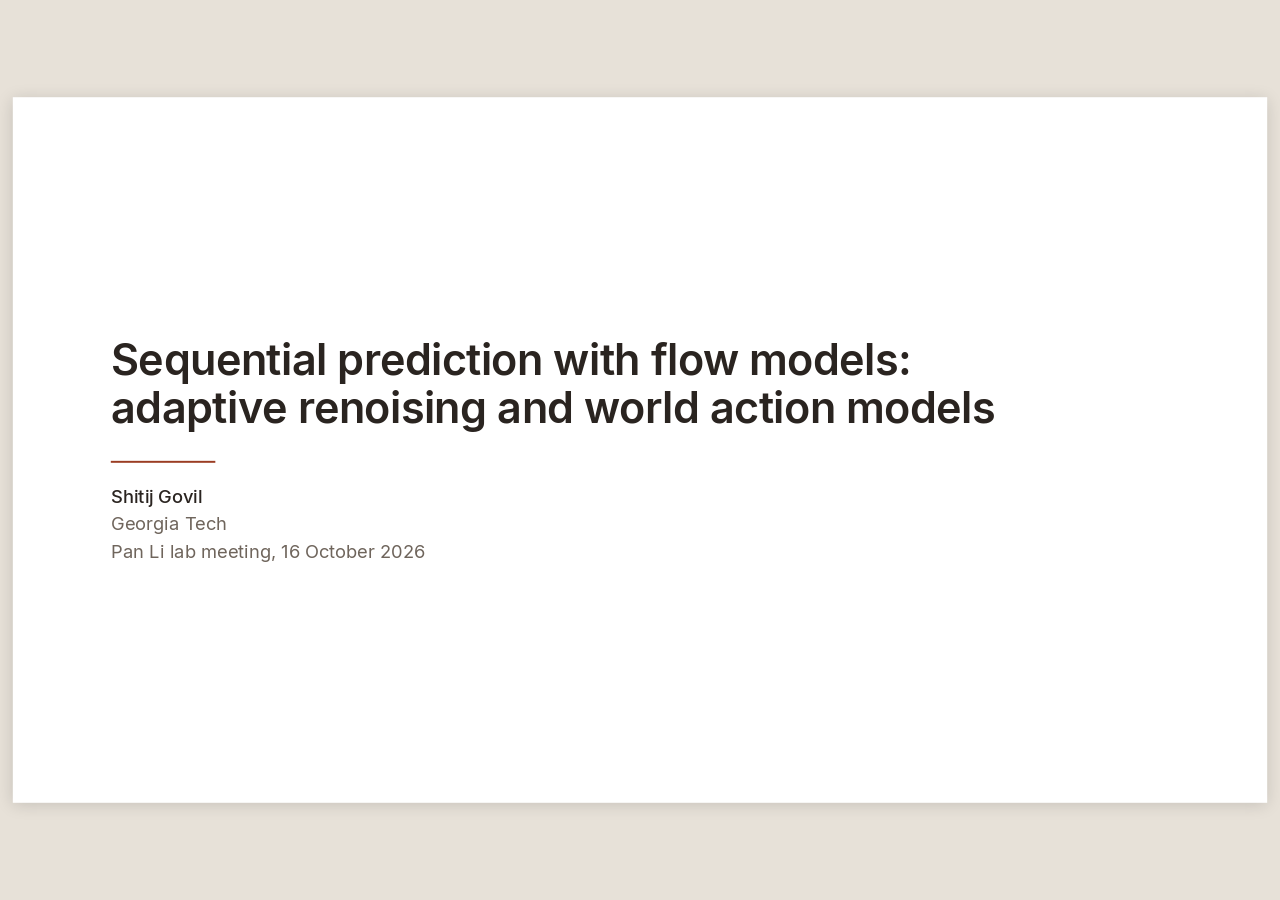
<file: talks/panli-oct16/index.html>
<!DOCTYPE html><html lang="en"><head><meta charset="utf-8"><title>Sequential prediction with flow models: adaptive renoising and world action models</title><meta name="viewport" content="width=device-width,initial-scale=1"><style>
:root{--ink:#2A2420;--muted:#6F655C;--line:#DED6CB;--faint:#F5F0E8;--acc:#9B3D23;--acc2:#B98A4E}
@font-face{font-family:Inter;src:url(assets/fonts/Inter-Regular.ttf);font-weight:400}
@font-face{font-family:Inter;src:url(assets/fonts/Inter-Medium.ttf);font-weight:500}
@font-face{font-family:Inter;src:url(assets/fonts/Inter-SemiBold.ttf);font-weight:600}
@font-face{font-family:Inter;src:url(assets/fonts/Inter-Bold.ttf);font-weight:700}
*{box-sizing:border-box;margin:0;padding:0}
html,body{height:100%;background:#E7E1D8;font-family:Inter,system-ui,sans-serif;color:var(--ink);overflow:hidden}
#viewport{position:absolute;inset:0;display:flex;align-items:center;justify-content:center}
/* slide strip: scrollable thumbnails of every slide (S toggles; hidden in fullscreen and ?built) */
#strip{position:absolute;left:0;top:0;bottom:0;width:250px;overflow-y:auto;background:#DCD5CA;padding:12px 12px 24px;display:none;flex-direction:column;gap:12px;border-right:1px solid #C9C0B3}
body.strip:not(.fs):not(.overview) #strip{display:flex}
body.strip:not(.fs):not(.overview) #viewport{left:250px}
#strip .thumb{flex:none;width:100%;border:2px solid transparent}
#strip .thumb.cur{border-color:var(--acc)}
#strip .thumb .k{font-size:11px;left:4px;bottom:3px;padding:1px 4px}
#stage{position:relative;flex:none;width:1920px;height:1080px;background:#fff;transform-origin:center center;
box-shadow:0 4px 24px rgba(0,0,0,.15);overflow:hidden}
.slide{position:absolute;inset:0;padding:96px 110px 72px;display:none;flex-direction:column}
.slide.active{display:flex}
.body{flex:1;min-height:0;display:flex;align-items:center;justify-content:center;margin:40px 0 18px}
.body>.row{width:100%;justify-content:center}
.pane.fill{align-self:stretch;width:100%}
.hl{font-weight:600;font-size:54px;line-height:1.15;letter-spacing:-.01em;max-width:1600px}
.hl.center{text-align:center;margin:0 auto}
.sub{font-weight:400;font-size:30px;line-height:1.35;color:var(--muted);margin-top:16px;max-width:1550px}
.sub.center{text-align:center;margin-left:auto;margin-right:auto}
.num{position:absolute;bottom:36px;right:110px;font-size:18px;color:var(--muted)}
.foot{position:absolute;left:110px;bottom:36px;font-size:18px;color:var(--muted)}
.pane{position:relative;background:#fff;border:1px solid var(--line);overflow:hidden}
.pane video,.pane img{display:block;width:100%;height:100%;object-fit:cover}
.pane img.fit{object-fit:contain;background:#fff}
.pane.bare{border:none}
.lab{font-size:22px;font-weight:500;color:var(--muted);margin-top:12px;text-align:center}
.row{display:flex;gap:24px;align-items:flex-start}
.col{display:flex;flex-direction:column;gap:24px}
.tag{position:absolute;top:12px;right:12px;font-size:20px;font-weight:500;padding:4px 10px;background:rgba(255,255,255,.92);border:1px solid var(--line)}
/* title */
.title{position:absolute;left:150px;right:150px;top:50%;transform:translateY(-50%)}
.title .hl{font-size:66px;max-width:1500px;line-height:1.12}
.title .rule{height:3px;background:var(--acc);margin:44px 0 30px;width:160px}
.title .c{font-size:28px;font-weight:500;line-height:1.5}
.title .c span{display:block;color:var(--muted);font-weight:400}
/* table */
table.ood{border-collapse:collapse;width:1700px;font-size:28px}
table.ood th{font-weight:600;color:var(--muted);text-align:center;padding:12px 10px;border-bottom:1.5px solid var(--ink);font-size:23px}
table.ood td{text-align:center;padding:20px 10px;border-bottom:1px solid var(--line);font-variant-numeric:tabular-nums}
table.ood th.l,table.ood td.l{text-align:left;padding-left:14px}
table.ood tr.ours td{font-weight:600;color:var(--acc)}
table.ood tr.dim td{color:var(--muted)}
table.ood td .s{display:block;font-size:20px;color:var(--muted);font-weight:400;margin-top:2px}
/* duel: two numbers side by side */
.duel{display:flex;align-items:stretch;gap:0;margin-top:8px}
.duel .side{width:520px;border-top:2px solid var(--ink);padding:20px 4px}
.duel .good{border-top-color:var(--acc)}
.duel .name{font-size:28px;font-weight:500}
.duel .score{font-size:104px;font-weight:600;letter-spacing:-.02em;line-height:1.05;margin:8px 0 14px}
.duel .good .score{color:var(--acc)}
.duel .meter{height:12px;background:var(--faint)}
.duel .fill{height:100%;background:#A59B90}
.duel .good .fill{background:var(--acc)}
.duel .vs{width:110px}
.statlab{font-size:24px;font-weight:500;color:var(--muted);margin-bottom:6px}
/* stats next to a chart */
.stat{display:flex;align-items:baseline;gap:18px;padding:10px 0;border-bottom:1px solid var(--line)}
.stat .v{font-weight:600;font-size:60px;letter-spacing:-.02em;font-variant-numeric:tabular-nums;min-width:170px;text-align:right}
.stat .l{font-size:27px;color:var(--muted)}
.stat.first .v{color:var(--acc)}.stat.first .l{color:var(--ink)}
/* two figures with a number each */
.insight{flex:1;display:flex;flex-direction:column;height:660px;border-top:2px solid var(--ink);padding-top:18px}
.insight .big{display:flex;align-items:baseline;gap:16px}
.insight .big b{font-size:72px;font-weight:600;color:var(--acc);letter-spacing:-.02em}
.insight .big span{font-size:28px;line-height:1.3;max-width:560px}
.insight .fig{flex:1;margin:18px 0 0;overflow:hidden}
.insight .fig img{width:100%;height:100%;object-fit:contain;display:block}
/* tasks */
.task{width:540px}
.task .pane{width:540px;height:390px}
.task .name{font-size:30px;font-weight:600;margin-top:16px}
.task .desc{font-size:24px;color:var(--muted);line-height:1.35;margin-top:4px}
/* spotlight */
.spot{position:relative;overflow:hidden;border:1px solid var(--line);background:#fff}
.spot .fig{position:absolute;overflow:hidden}
.spot img{position:absolute;display:block}
.spot svg{position:absolute;inset:0;width:100%;height:100%}
.steplist{position:absolute;top:260px;display:flex;flex-direction:column;gap:22px}
.si{display:flex;gap:16px;align-items:baseline;visibility:hidden}
.si.on{visibility:visible}
.si .k{flex:none;width:32px;font-size:24px;font-weight:600;color:var(--muted)}
.si.cur .k{color:var(--acc)}
.si .t{font-size:28px;line-height:1.3;color:var(--muted)}
.si.cur .t{color:var(--ink)}
/* notes + overview */
#notes{position:absolute;left:0;right:0;bottom:0;background:#1E1E1E;color:#fff;font-size:22px;line-height:1.45;padding:18px 28px;display:none;max-height:38%;overflow:auto;font-family:Inter,sans-serif}
#notes.show{display:block}
body.overview #viewport{display:none}
#grid{display:none;position:absolute;inset:0;overflow:auto;padding:24px;gap:18px;grid-template-columns:repeat(4,1fr)}
body.overview #grid{display:grid}
.thumb{background:#fff;border:1px solid var(--line);overflow:hidden;cursor:pointer;aspect-ratio:16/9;position:relative}
.thumb .i{position:absolute;left:0;top:0;width:1920px;height:1080px;transform-origin:0 0;pointer-events:none}
.thumb .k{position:absolute;left:8px;bottom:6px;font-size:13px;color:var(--muted);background:rgba(255,255,255,.9);padding:2px 6px}
#help{position:absolute;left:16px;bottom:10px;font-size:13px;color:#6b6b6b;font-family:Inter,sans-serif;animation:hide 1s 6s forwards}
body.strip:not(.fs):not(.overview) #help{left:266px}
@keyframes hide{to{opacity:0}}
/* section name, top left */
.kick{position:absolute;top:46px;left:110px;font-size:20px;font-weight:500;color:var(--acc)}
.rv:not(.on){visibility:hidden}
/* section divider */
.section{position:absolute;left:150px;right:150px;top:50%;transform:translateY(-50%)}
.section .part{font-size:28px;font-weight:600;color:var(--acc)}
.section .hl{font-size:76px;max-width:1500px;margin-top:18px}
.section .sub{margin-top:24px;max-width:1400px}
.section .rule{height:3px;background:var(--acc);margin:40px 0 0;width:160px}
.section .topics{display:flex;gap:56px;margin-top:26px;font-size:28px;color:var(--muted)}
/* outline */
.agenda{display:grid;gap:56px;width:100%;align-items:start}
.agp{border-top:2px solid var(--ink);padding-top:18px;display:flex;flex-direction:column;gap:12px}
.agp .n{font-size:24px;font-weight:500;color:var(--muted)}
.agp .t{font-size:40px;font-weight:600;line-height:1.15;margin-bottom:8px}
.agp .it{font-size:29px;line-height:1.3;padding:10px 0;border-bottom:1px solid var(--line)}
/* taxonomy: one column per model type */
.taxrow{display:flex;gap:48px;width:100%;justify-content:center;align-items:stretch}
.tax{flex:1;max-width:520px;border-top:2px solid var(--ink);padding:22px 10px 10px;display:flex;flex-direction:column;align-items:center;gap:14px}
.tax.hi{border-top:4px solid var(--acc)}
.tax .nm{font-size:38px;font-weight:600;white-space:nowrap}
.tax.hi .nm{color:var(--acc)}
.tax .q{font-size:25px;color:var(--muted);text-align:center;line-height:1.3;min-height:66px}
.tax .ios{display:flex;gap:10px;flex-wrap:wrap;justify-content:center}
.io{font-size:23px;font-weight:500;padding:6px 14px;border:1px solid var(--line);background:#fff;white-space:nowrap}
.io.act{border-color:var(--acc);color:var(--acc)}
.tax .arr{font-size:28px;color:var(--muted);line-height:1}
.tax .core{font-size:26px;font-weight:600;padding:14px 28px;background:var(--faint);border:1px solid #A59B90}
.tax .ex{font-size:22px;color:var(--muted);margin-top:auto;padding-top:10px;text-align:center}
/* paper: figure + side column */
.side{display:flex;flex-direction:column;gap:24px}
.idea{font-size:34px;font-weight:500;line-height:1.3}
.pts{list-style:none;display:flex;flex-direction:column;gap:16px}
.pts li{font-size:28px;line-height:1.38;padding-left:30px;position:relative}
.pts li:before{content:"\2013";position:absolute;left:0;top:0;color:var(--muted)}
.pts li .m{color:var(--muted)}
.k-text .pts{gap:30px}
.k-text .pts li{font-size:36px;padding-left:40px}
.fh{font-size:24px;font-weight:500;color:var(--muted);margin-bottom:10px}
.pstats{display:grid;grid-template-columns:max-content 1fr;column-gap:22px;row-gap:12px;align-items:baseline}
.pstats b{font-size:48px;font-weight:600;white-space:nowrap;font-variant-numeric:tabular-nums}
.pstats span{font-size:25px;color:var(--muted);line-height:1.3}
.pane.white{background:#fff}
/* labelled facts under a wide figure */
.facts{display:flex;gap:40px;width:100%}
.fact{flex:1;border-top:1.5px solid var(--ink);padding-top:14px}
.fact b{display:block;font-size:22px;font-weight:600;color:var(--muted);line-height:1.2}
.fact span{display:block;font-size:26px;line-height:1.35;margin-top:6px}
.fact.n b{font-size:46px;color:var(--ink);letter-spacing:-.01em;line-height:1.1}
.fact.n span{font-size:24px;color:var(--muted)}
/* text columns */
.cardrow{display:flex;gap:48px;width:100%;align-items:stretch}
.vc{flex:1;border-top:2px solid var(--ink);padding-top:18px;display:flex;flex-direction:column;gap:12px}
.vc.hi{border-top:4px solid var(--acc)}
.vc .y{font-size:22px;font-weight:500;color:var(--muted)}
.vc .t{font-size:34px;font-weight:600;line-height:1.15}
.vc .d{font-size:26px;color:var(--muted);line-height:1.38}
/* gallery: columns with a figure on top */
.gal{display:flex;gap:36px;width:100%;align-items:stretch}
.gc{flex:1;min-width:0;display:flex;flex-direction:column;gap:8px}
.gc .gi{overflow:hidden;margin-bottom:10px;flex:none;border-bottom:1.5px solid var(--ink);padding-bottom:12px}
.gc.hi .gi{border-bottom:3px solid var(--acc)}
.gc .gi img,.gc .gi video{display:block;width:100%;height:100%;object-fit:contain}
.gc .gi.cover img,.gc .gi.cover video{object-fit:cover}
.gc .y{font-size:20px;font-weight:500;color:var(--muted)}
.gc .t{font-size:29px;font-weight:600;line-height:1.15}
.gc.hi .t{color:var(--acc)}
.gc .d{font-size:23px;color:var(--muted);line-height:1.35}
.gc .ex{font-size:21px;color:var(--ink);margin-top:auto;padding-top:6px}
/* statement: one phrase */
.stmt{position:absolute;left:150px;right:150px;top:50%;transform:translateY(-50%);font-size:76px;font-weight:600;letter-spacing:-.015em;line-height:1.15}
.stmt .s2{display:block;font-size:36px;font-weight:400;color:var(--muted);margin-top:28px;letter-spacing:0;line-height:1.35}
/* questions */
.qlist{display:flex;flex-direction:column;width:100%;max-width:1500px}
.qlist .q{display:flex;gap:28px;align-items:baseline;padding:22px 0;border-bottom:1px solid var(--line);font-size:36px;font-weight:500;line-height:1.25}
.qlist .q:first-child{border-top:1.5px solid var(--ink)}
.qlist .q i{font-style:normal;color:var(--muted);font-size:28px;width:36px;flex:none}
.qlist .q span{display:block;font-size:25px;color:var(--muted);font-weight:400;margin-top:6px}
/* equation line */
.eq{font-family:"STIX Two Math","Cambria Math","Times New Roman",serif;font-size:40px;text-align:center;padding:14px 0}
.eq i{font-style:italic}
.math{font-family:"STIX Two Math","Cambria Math","Times New Roman",serif;font-style:italic}
</style></head><body><div id="viewport"><div id="stage"><section class="slide k-title" data-id="title" data-notes="title (~20 s). Two projects. Part 1 is Seq-Flow, done with this lab, and my work on adaptive renoising. Part 2 is FloMo, a world action model for robot control, done with another group."><div class="title"><div class="hl">Sequential prediction with flow models: adaptive renoising and world action models</div><div class="rule"></div><div class="c">Shitij Govil<span>Georgia Tech</span><span>Pan Li lab meeting, 16 October 2026</span></div></div></section><section class="slide k-section" data-id="p1" data-notes="p1 (~20 s). Seq-Flow: Huang, Govil, Dai, Li, arXiv 2610.10440. Adaptive renoising is the follow-up I lead; it is early work, so this part is about the idea, not final numbers."><div class="section"><div class="part">Part 1</div><div class="hl">Seq-Flow and adaptive renoising</div><div class="rule"></div></div><div class="num">2</div></section><section class="slide k-figure" data-id="stream_examples" data-notes="stream_examples (~75 s). The four tasks in the Seq-Flow paper. Random walk: one number steps up or down by 1; forecast 5 steps, and the exact answer is known (binomial peaks), so we score with Wasserstein-1. Beam: at Fermilab&#x27;s Mu2e, particles leak out of a ring over a 43 ms spill (pink raw, blue regulated); from a simulated reading every 0.1 ms plus the planned control signal, forecast the next 10 readings, 1 ms. Burgers: a textbook 1D fluid on 64 points with random forcing; the model sees only the left 32 points and never the forcing, so the next 10 frames are uncertain. Water flow: real measurements from a circulating water tunnel, water past a fixed front cylinder and a rear cylinder free to move sideways (not weather), velocity measured by filming tracer particles (PIV), cut to 32x32, forecast 10 frames with only 39 training runs. Why streaming: a new reading arrives, we forecast again, and the new window overlaps the last one almost entirely (beam: about 430 updates per spill). Each forecast is a set of samples, scored by CRPS on the last three: close to the truth and spread the right amount; lower is better."><div class="kick">Part 1: Seq-Flow and adaptive renoising</div><div class="hl">What we forecast</div><div class="body"><div class="pane bare" style="width:1284px;height:760px;"><img class="fit" src="assets/figures/fig_sf_benchmarks.png"></div></div><div class="foot">Seq-Flow, arXiv 2610.10440, App. A.1. Images: arXiv 2511.19099 Fig. 1; 2408.03124 Fig. 9; 2601.01829 Fig. 10a</div><div class="num">3</div></section><section class="slide k-figure" data-id="stream" data-notes="stream (~75 s). At time t the model gives a fan of samples for the next H steps. One step later a new value arrives and we need the fan for t+1 to t+H; all but the last step were already forecast. Forecasts are scored with CRPS. Hundreds of updates per run (beam spill: about 430), so each update must be cheap. Two ways to use fewer flow steps: shorten the sampler (few-step distillation: consistency models, MeanFlow; the lab found them hard to optimize and poor at generalizing, arXiv 2602.05319 Sec. 3) or shorten the path, which is Seq-Flow. Tasks in the paper: synthetic random walk, beam spill, Burgers&#x27; equation, RealPDE FSI."><div class="kick">Part 1: Seq-Flow and adaptive renoising</div><div class="hl">Each new forecast overlaps the last one</div><div class="body"><div class="pane bare" style="width:1700px;height:530px;"><img class="fit" src="assets/figures/fig_stream_problem.png"></div></div><div class="num">4</div></section><section class="slide k-figure" data-id="seqflow_idea" data-notes="seqflow_idea (~75 s). The new forecast covers H - 1 of the same future steps as the last one. Flowing from noise has to build the whole forecast every time; flowing from the last forecast only has to correct it. Eq. 2 of arXiv 2610.10440: the same flow ODE as ordinary flow matching, with the source distribution set to the last forecast instead of N(0, I). The first forecast still starts from noise."><div class="kick">Part 1: Seq-Flow and adaptive renoising</div><div class="hl">Seq-Flow: start from the last forecast</div><div class="body"><div class="pane bare" style="width:1511px;height:560px;"><img class="fit" src="assets/figures/fig_noise_vs_prev.png"></div></div><div class="num">5</div></section><section class="slide k-figure" data-id="sf_compound" data-notes="sf_compound (~70 s). Same axes and the same first observations in every panel; each update adds one new observation (orange). The grey fan is the last forecast, which is where the new forecast starts (the arrow carries each red forecast into the next panel). Without a fix each new forecast keeps the last one&#x27;s direction, but the truth bends up, so each new observation lands further from the last forecast: 0, then Delta, then 2 Delta. The history stays true; the error sits in the start of the flow (arXiv 2610.10440 Sec. 1: errors &#x27;can propagate despite conditioning on new observations&#x27;)."><div class="kick">Part 1: Seq-Flow and adaptive renoising</div><div class="hl">Errors compound from update to update</div><div class="body"><div class="pane bare" style="width:1495px;height:640px;"><img class="fit" src="assets/figures/fig_compound.png"></div></div><div class="num">6</div></section><section class="slide k-figure" data-id="sf_train_test" data-notes="sf_train_test (~70 s). Both rows feed the model the same kind of picture: the observed past plus a start forecast. In training the start comes from the true past, so the forecast lands on the truth. At test time the start is its own last forecast; the model never saw such a start, so the same kind of forecast now misses where the truth goes. Unlike classic exposure bias, the history stays true and the error enters the source of the flow (Sec. 2.4: &#x27;never exposed to these model-induced source deviations&#x27;)."><div class="kick">Part 1: Seq-Flow and adaptive renoising</div><div class="hl">Why: trained from the truth, tested from its own forecasts</div><div class="body"><div class="pane bare" style="width:1378px;height:660px;"><img class="fit" src="assets/figures/fig_train_test_gap.png"></div></div><div class="foot">Seq-Flow, arXiv 2610.10440, Sec. 2.4</div><div class="num">7</div></section><section class="slide k-figure" data-id="sf_fix" data-notes="sf_fix (~70 s). During training, run the model on its own forecasts 4 updates in a row, renoise each start (0.6 x last forecast + 0.4 x noise, tau = 0.4), and score every update against the truth. The bars show how far each new observation lands from the last forecast. Without the fix the miss grows, 0, Delta, 2 Delta, 3 Delta, as two slides ago. With the fix the model no longer inherits the last forecast&#x27;s direction; it still cannot see the future, so it misses by one step&#x27;s error, but the gap stays one step&#x27;s worth instead of adding up. In the paper&#x27;s Fig. 3 ablation, training on true sources goes from W1 2.3 at the first update to about 19 by update 95, while Seq-Flow stays near 1.1 (research/seqflow_figdata/fig3.json)."><div class="kick">Part 1: Seq-Flow and adaptive renoising</div><div class="hl">Fix: train on its own forecasts</div><div class="body"><div class="pane bare" style="width:1474px;height:600px;"><img class="fit" src="assets/figures/fig_selfrollout_fix.png"></div></div><div class="foot">Seq-Flow, arXiv 2610.10440, Sec. 2.4, Alg. 1, App. A.2</div><div class="num">8</div></section><section class="slide k-figure" data-id="seqflow_method" data-notes="seqflow_method (~60 s). The paper&#x27;s figure for the last three slides. Update 1 flows from Gaussian noise (orange); every later update renoises the previous forecast, shifted by one step, and flows from it (blue). The red bars under each update are the error; the dashed bars, &#x27;without self-rollout&#x27;, are the compounding error from before, and the whole chain is trained on T0 rollout steps. Details: source = (1 - tau) x_hat + tau eps, tau = 0.4 for every task (Eq. 3, Table 4). Rollouts of T0 = 4 updates from an EMA copy (decay 0.999), no gradient through them, every step supervised by the ground truth; Gaussian-source and rollout losses weighted 0.5/0.5 (App. A.2). 3 flow steps per update. Source: research/SeqFlowPaper.md."><div class="kick">Part 1: Seq-Flow and adaptive renoising</div><div class="hl">Seq-Flow in three steps</div><div class="body"><div class="pane bare" style="width:1456px;height:700px;"><img class="fit" src="assets/seqflow/fig1_method_self_rollout.png"></div></div><div class="foot">Huang, Govil, Dai, Li. Seq-Flow, arXiv 2610.10440, Fig. 1</div><div class="num">9</div></section><section class="slide k-table" data-id="seqflow_results" data-notes="seqflow_results (~60 s). Same four tasks as at the start (random walk, beam, Burgers, water flow). Lowest CRPS on the three physics tasks; on the random walk a 10-step flow from noise is still better. Beam spill: -58.3% CRPS and -42.4% RMSE against the 3-step flow from noise (Sec. 4.1). MeanFlow (distillation) is far worse on synthetic, beam spill and Burgers; Warm-start Flow reuses the previous forecast without training for it, and its error explodes. The full table has 13 baselines."><div class="kick">Part 1: Seq-Flow and adaptive renoising</div><div class="hl">Seq-Flow results at 3 flow steps per update</div><div class="body"><div class="col" style="gap:0;align-items:center"><table class="ood" style="width:1700px"><thead><tr><th class="l">Method</th><th>Random walk (W1)</th><th>Beam</th><th>Burgers</th><th>Water flow</th></tr></thead><tbody><tr class=""><td class="l">Flow from noise, 3 steps</td><td>2.221</td><td>0.036</td><td>0.0068</td><td>0.0029</td></tr><tr class=""><td class="l">Flow from noise, 10 steps</td><td>0.905</td><td>0.035</td><td>0.0066</td><td>0.0028</td></tr><tr class=""><td class="l">Flow Forcing</td><td>1.526</td><td>0.040</td><td>0.0100</td><td>0.0030</td></tr><tr class=""><td class="l">MeanFlow<span class="s">few-step distillation</span></td><td>50.081</td><td>0.103</td><td>0.7253</td><td>0.0028</td></tr><tr class=""><td class="l">Warm-start Flow<span class="s">reuse without training for it</span></td><td>304.403</td><td>1.349</td><td>0.0191</td><td>0.0027</td></tr><tr class="ours"><td class="l">Seq-Flow</td><td>1.069</td><td>0.015</td><td>0.0060</td><td>0.0026</td></tr></tbody></table></div></div><div class="foot">arXiv 2610.10440, Table 1 (CRPS unless marked; lower is better)</div><div class="num">10</div></section><section class="slide k-figure" data-id="seqflow_nfe" data-notes="seqflow_nfe (~40 s). NFE = flow steps (network calls) per update. Beam spill: Seq-Flow at 1 step (0.019) beats every baseline at 5 steps (Rectified Flow 0.033). Synthetic: the baselines catch up as NFE grows; Rectified Flow at 10 steps is close to Seq-Flow. The 3-step beam-spill points match Table 1 (0.015 vs 0.036). Fig. 3 of the paper (not shown): without renoising, or when trained only on ground-truth sources, the error grows over a long run; Seq-Flow stays flat for 95 (synthetic) and 410 (beam spill) updates. Caveats: AR Flow&#x27;s NFE is per step, so it uses H times more network calls (Table 1 lists it as H x 3). Two synthetic points differ slightly from Table 1 (Seq-Flow at 3 steps 1.060 vs 1.069; Rectified Flow at 10 steps 0.867 vs 0.905). Source: research/seqflow_figdata/."><div class="kick">Part 1: Seq-Flow and adaptive renoising</div><div class="hl">Error vs. number of flow steps</div><div class="body"><div class="pane bare" style="width:1575px;height:600px;"><img class="fit" src="assets/figures/fig_sf_nfe.png"></div></div><div class="foot">Huang, Govil, Dai, Li. Seq-Flow, arXiv 2610.10440, Fig. 2 (redrawn)</div><div class="num">11</div></section><section class="slide k-figure" data-id="why_adaptive" data-notes="why_adaptive (~70 s). Seq-Flow Sec. 2.4: &#x27;We treat tau_r as a hyperparameter to tune in practice.&#x27; arXiv 2602.05319 appendix: the best range shifts to larger values as system uncertainty grows; its conclusion names adaptive re-noising as future work, as does A2A flow matching (arXiv 2602.07322, Sec. 4.3.2). In our runs the best fixed tau ranged from 0.1 to 1.0 (research/EarlyApproaches.md, motivation item 1)."><div class="kick">Part 1: Seq-Flow and adaptive renoising</div><div class="hl">But τ is one hand-tuned number</div><div class="body"><div class="pane bare" style="width:1700px;height:490px;"><img class="fit" src="assets/figures/fig_tau_dial.png"></div></div><div class="num">12</div></section><section class="slide k-figure" data-id="keep_or_reset" data-notes="keep_or_reset (~60 s). Left: the observation lands inside the forecast, so the old forecast is still a good start: use a small tau, keep most of it, and the few flow steps only make small corrections. Right: something unexpected happened (a jump, a contact); the old forecast is a bad start. Use a large tau: renoising ((1 - tau) x_hat + tau eps) erases more of the old forecast, so the flow can move the new forecast to the observation. A single fixed tau has to compromise between the two."><div class="kick">Part 1: Seq-Flow and adaptive renoising</div><div class="hl">Idea: let τ depend on the context</div><div class="body"><div class="pane bare" style="width:1470px;height:600px;"><img class="fit" src="assets/figures/fig_keep_or_reset.png"></div></div><div class="num">13</div></section><section class="slide k-figure" data-id="adaptive" data-notes="adaptive (~70 s). Same layout as Seq-Flow Fig. 1, but tau comes from a small policy instead of a constant. In the code the policy outputs one tau per carried token; tokens that are new in this update have no prior and start from noise. The number of flow steps per update stays the same as Seq-Flow."><div class="kick">Part 1: Seq-Flow and adaptive renoising</div><div class="hl">Adaptive renoising: choose τ at every update</div><div class="body"><div class="pane bare" style="width:1363px;height:720px;"><img class="fit" src="assets/figures/fig_adaptive_timeline.png"></div></div><div class="num">14</div></section><section class="slide k-figure" data-id="two_stage" data-notes="two_stage (~45 s). Stage 1 (the &#x27;universal generator&#x27;): flow matching from noise plus flow matching from its own carried forecasts, renoised with a random tau per token. Stage 2: freeze it and train the tau policy on the CRPS of the ensemble over a rollout. Source: research/Part1.md Sec. 3.0."><div class="kick">Part 1: Seq-Flow and adaptive renoising</div><div class="hl">Current design: two stages</div><div class="body"><div class="pane bare" style="width:1700px;height:559px;"><img class="fit" src="assets/figures/fig_two_stage.png"></div></div><div class="num">15</div></section><section class="slide k-figure" data-id="generator" data-notes="generator (~100 s). Self-forcing, the same &#x27;train on its own forecasts&#x27; fix as Seq-Flow: 4 chained updates, each forecast from an EMA copy with no gradient becomes the next source. Both lanes share one network and are weighted 0.5/0.5; the 4 rollout losses are summed. The first 5k of 15k steps train the noise lane only. Rollout forecasts come from an EMA copy (decay 0.999) with no gradient, 3 Euler steps each. Each update reveals the next true frame, shifts the window and copies the last token into the new slot. Per-token tau ~ U(0, 1), given to the network as a second time embedding; flow time t is shared by all tokens. Code: plisrv1 seq-flow-adaptive @24d1895, algorithms/base_model/adaptive_flow_base.py. Source: research/Generator.md."><div class="kick">Part 1: Seq-Flow and adaptive renoising</div><div class="hl">Stage 1: one generator that works for any τ</div><div class="body"><div class="pane bare" style="width:1480px;height:720px;"><img class="fit" src="assets/figures/fig_generator.png"></div></div><div class="num">16</div></section><section class="slide k-figure" data-id="tau_policy" data-notes="tau_policy (~80 s). The generator is frozen; only a small MLP is trained (two hidden layers, SiLU, sigmoid output, so tau is in (0, 1)). For each token it reads: the new observation; the ensemble mean and spread of the forecast for that frame; the ensemble mean and spread of the carried forecast for the token; the token&#x27;s position in the horizon; and its previous tau. Comparing the first two lets it measure the surprise. It outputs one tau per token, shared by all particles (8 in training). Loss: ensemble CRPS of every update&#x27;s forecast, summed over the rollout; gradients pass through the frozen sampler into the policy. So far the learned tau is nearly flat (12 Oct lab meeting); this is the part we are working on. Source: research/Generator.md (g)."><div class="kick">Part 1: Seq-Flow and adaptive renoising</div><div class="hl">Stage 2: learn the τ policy</div><div class="body"><div class="pane bare" style="width:1601px;height:640px;"><img class="fit" src="assets/figures/fig_tau_policy.png"></div></div><div class="num">17</div></section><section class="slide k-section" data-id="p2" data-notes="p2 (~20 s). This part builds up to FloMo from the basic problem: robot policies need more data than we can collect on robots."><div class="section"><div class="part">Part 2</div><div class="hl">What should a robot policy predict?</div><div class="rule"></div></div><div class="num">18</div></section><section class="slide k-figure" data-id="policy_loop" data-notes="policy_loop (~60 s). Actions are joint or end-effector targets, predicted a chunk at a time (for example 16 steps) and executed before the next prediction. This is the same streaming setting as Part 1: predict the next H steps, observe, predict again."><div class="kick">Part 2: World action models</div><div class="hl">A robot policy</div><div class="body"><div class="pane bare" style="width:1700px;height:520px;"><img class="fit" src="assets/figures/fig_policy_loop.png"></div></div><div class="num">19</div></section><section class="slide k-figure" data-id="data_gap" data-notes="data_gap (~60 s). Policies are trained by imitation on teleoperated demonstrations; every demonstration needs a person driving a robot. Real sizes, as time for one person to read or watch, 24 h a day: Text: Llama 3, ~15T tokens (arXiv 2407.21783 Sec. 1), at 0.75 words per token and 238 words per minute (Brysbaert 2019): 7.9e8 h, about 90,000 years. YouTube: 9.88B public videos x 615 s mean (McGrady et al. 2023, pp. 15 and 31): 1.7e9 h, about 190,000 years (Goldberg quotes 35,000 years without a source). Robot: about 20,000 h teleoperated on 9 dual-arm robot types (LingBot-VLA, arXiv 2601.18692 Sec. 3.1, Jan 2026), about 2.3 years: the largest teleoperated robot dataset I found in a paper; pi0 (2024) used ~10,000 h, which Goldberg calls &#x27;on the order of 1 year&#x27;. Conversion: shrink all times by the same factor (about 33 million), so 90,000 years of reading becomes one day, 190,000 years becomes 2 days, and 2.3 years becomes about 2 seconds. Text is about 40,000x the robot data. Larger corpora exist from handheld grippers and wearables worn by people, not robots: Generalist reports 500,000+ h (GEN-1 blog, Apr 2026; it says this pretraining set has no robot data), Xiaomi 100,000+ h of UMI data (arXiv 2607.15330). Even 500,000 h is under a minute on this scale. Logs from deployed robots are not teleoperated demos: Ambi&#x27;s 22 years of package sorting (Goldberg 2025, p. 2) would be about 21 seconds, for one task. Framing after K. Black (2024) and K. Goldberg, Science Robotics 10:eaea7390 (2025). Source: research/DataGap.md."><div class="kick">Part 2: World action models</div><div class="hl">Robot data is scarce</div><div class="body"><div class="pane bare" style="width:1396px;height:560px;"><img class="fit" src="assets/figures/fig_data_gap.png"></div></div><div class="foot">Llama 3 (arXiv 2407.21783); McGrady et al. 2023; LingBot-VLA (arXiv 2601.18692)</div><div class="num">20</div></section><section class="slide k-paper" data-id="human_video" data-notes="human_video (~60 s). Scaling: EgoScale (arXiv 2602.16710) trains on 20,854 h of egocentric human video and finds a log-linear scaling law between human data and validation loss, which correlates with real-robot success. Per hour: EgoMimic (arXiv 2410.24221) finds an extra hour of hand data more valuable than an extra hour of robot data. Missing piece (Goldberg 2025): video has no actions, and turning it into precise 3D hand and object motion is hard. The rest of the talk: how a policy can learn from video that has no actions."><div class="kick">Part 2: World action models</div><div class="hl">Human video is plentiful</div><div class="body"><div class="row" style="gap:64px;align-items:center"><div class="pane bare" style="width:996px;height:560px;"><img class="fit" src="assets/data/egoverse.jpg"></div><div class="side" style="width:640px"><div class="idea">Cheap to record, anywhere.</div><ul class="pts"><li>Shows the same tasks we want robots to do</li><li>More human video gives predictably better policies</li><li>But it has no robot actions</li></ul></div></div></div><div class="foot">Image: EgoVerse, arXiv 2604.07607</div><div class="num">21</div></section><section class="slide k-figure" data-id="hv_hands" data-notes="hv_hands (~50 s). Three ways to get an action signal from human video, one per slide. First: treat the hand as the action. A headset records video plus wrist and finger poses; the policy learns to predict those poses, and at deployment they are retargeted to robot joints. It still needs robot data: HAT co-trains 27k human demos with 1.5k humanoid demos. Limits: the embodiment gap (humans move about 4x faster and use their whole body), and hand-tracking errors become action errors."><div class="kick">Part 2: World action models</div><div class="hl">Learning from human video: hand poses as actions</div><div class="body"><div class="pane bare" style="width:1700px;height:517px;"><img class="fit" src="assets/figures/fig_hand_actions.png"></div></div><div class="foot">After HAT (arXiv 2503.13441), EgoMimic (arXiv 2410.24221); frame: EgoVerse (arXiv 2604.07607)</div><div class="num">22</div></section><section class="slide k-figure" data-id="hv_lapa" data-notes="hv_lapa (~35 s). Second: learn the action itself as a latent. Genie (arXiv 2402.15391) and LAPA learn a small codebook of discrete latent actions that explain the change between two frames. LAPA pretrains a VLA to predict these latents, then fine-tunes on robot data to map them to real actions. The paper reports it is weaker than action pretraining on fine motions such as grasping."><div class="kick">Part 2: World action models</div><div class="hl">Learning from human video: latent actions</div><div class="body"><div class="pane bare" style="width:1168px;height:560px;"><img class="fit" src="assets/papers/lapa_latent_actions.png"></div></div><div class="foot">LAPA, arXiv 2410.11758, Fig. 2 (step 1)</div><div class="num">23</div></section><section class="slide k-figure" data-id="hv_tracks" data-notes="hv_tracks (~40 s). Third: predict how image points move. AMPLIFY tracks a 20x20 grid of points through the next 16 frames with an off-the-shelf tracker (CoTracker) and compresses the motion into discrete motion tokens. Top: a forward-dynamics model predicts these tokens from the image and the task; it trains on any video, including human video, because tracks need no actions. Bottom: an inverse-dynamics model maps tokens to robot actions and trains on any robot data, not only expert demos. ATM (arXiv 2401.00025) and Track2Act (arXiv 2405.01527) predict the tracks directly. The authors&#x27; stated limitation: tracks are 2D, so several actions can match the same tracks. A fourth way, predicting the future video itself, leads to world action models (next slides)."><div class="kick">Part 2: World action models</div><div class="hl">Learning from human video: point tracks</div><div class="body"><div class="pane bare" style="width:960px;height:780px;"><img class="fit" src="assets/papers/amplify_overview.png"></div></div><div class="foot">AMPLIFY, arXiv 2506.14198, Fig. 1 (right half)</div><div class="num">24</div></section><section class="slide k-figure" data-id="videogen" data-notes="videogen (~60 s). Fourth way: predict the future video itself. Modern video generators look like this. The Wan-VAE compresses frames into a smaller latent grid. N DiT blocks are trained with flow matching (Sec. 4.2) to turn noise into video latents, conditioned on the timestep and, through cross-attention, on umT5 text features; the decoder turns latents back into frames. The same flow matching as Part 1, on compressed video. FloMo starts from Wan 2.2 (5B), which keeps this structure. Source: research/WanFigure.md."><div class="kick">Part 2: World action models</div><div class="hl">Video generation models: Wan</div><div class="body"><div class="pane bare" style="width:1700px;height:501px;"><img class="fit" src="assets/papers/wan_arch.png"></div></div><div class="foot">Wan, arXiv 2503.20314, Fig. 9</div><div class="num">25</div></section><section class="slide k-taxonomy" data-id="taxonomy" data-notes="taxonomy (~90 s). Click to reveal each column. Now that we have seen a video model, name the three families. A VLA starts from a vision-language model: it knows what things are, but was never trained to predict motion. A world model is a simulator: given an action, it predicts the future. A world action model (WAM) predicts the future and the action together, starting from a pretrained video model such as Wan, so the part that predicts the future can also learn from human video. Next: how video models became policies. Definition paraphrased from the DreamZero abstract (arXiv 2602.15922)."><div class="kick">Part 2: World action models</div><div class="hl">VLAs, world models and WAMs</div><div class="body"><div class="taxrow"><div class="tax rv" data-step="0"><div class="nm">VLA</div><div class="q">Which action should I take?</div><div class="ios"><span class="io">image</span><span class="io">text</span></div><div class="arr">&darr;</div><div class="core">VLM backbone</div><div class="arr">&darr;</div><div class="ios"><span class="io act">action</span></div><div class="ex">π0.5, GR00T, OpenVLA</div></div><div class="tax rv" data-step="1"><div class="nm">World model</div><div class="q">What happens if I take this action?</div><div class="ios"><span class="io">image</span><span class="io act">action</span></div><div class="arr">&darr;</div><div class="core">video model</div><div class="arr">&darr;</div><div class="ios"><span class="io">future video</span></div><div class="ex">Cosmos, Genie, UniSim</div></div><div class="tax rv hi" data-step="2"><div class="nm">WAM</div><div class="q">What happens next, and which action causes it?</div><div class="ios"><span class="io">image</span><span class="io">text</span></div><div class="arr">&darr;</div><div class="core">pretrained video model</div><div class="arr">&darr;</div><div class="ios"><span class="io">future video</span><span class="io act">action</span></div><div class="ex">DreamZero, Fast-WAM, FloMo</div></div></div></div><div class="num">26</div></section><section class="slide k-figure" data-id="wam_evolution" data-notes="wam_evolution (~130 s). Two ways to get the action out of a video model. Inverse dynamics (first two columns): the video model predicts the future and a separate model, trained on robot data, reads off the action; the video model can learn from any video, including human video. Joint denoising (last two columns): one DiT denoises future video tokens and action tokens together, so the action is predicted with the future, not after it. 2023: UniPi (2302.00111) generates a video plan from one frame and a text prompt, and an inverse-dynamics model reads actions off the frames; generation is slow and plans run open-loop. AVDC (2310.08576) gets actions from dense correspondences between generated frames. 2023-24: GR-1 (2312.13139, Ego4D) and GR-2 (2410.06158) pretrain on video prediction, then fine-tune on robot data to predict actions and future frames; VPP (2412.14803) runs one forward pass of a fine-tuned Stable Video Diffusion and feeds its features to a policy head; Seer (2412.15109) predicts a future image and an inverse-dynamics head reads it. 2025: UVA (2503.00200) and UWM (2504.02792) put video and action in one diffusion model; UWM gives each its own noise level, so action-free video trains it with the action fully noised. 2026: the same idea on large pretrained video generators: Cosmos Policy (2601.16163), LingBot-VA (2601.21998), DreamZero (2602.15922), Fast-WAM (2603.16666); Fast-WAM finds the video loss matters mostly during training. Latest: predict motion, not appearance: mu0 (2606.13769) predicts 3D keypoint traces read by a separate action expert; FloMo predicts 3D scene flow and the action in one DiT. Source: research/WamEvolution.md."><div class="kick">Part 2: World action models</div><div class="hl">How video models became policies</div><div class="body"><div class="pane bare" style="width:1700px;height:735px;"><img class="fit" src="assets/figures/fig_wam_evolution.png"></div></div><div class="foot">Years: first arXiv version of each paper (ids in speaker notes)</div><div class="num">27</div></section><section class="slide k-pair" data-id="entropy" data-notes="entropy (~50 s). FloMo Sec. I: videos that differ in texture, lighting, material and background can show the same motion and imply the same action. A pixel loss spends most of its capacity on appearance. Head camera during the oven task; arrows are the tracked 3D displacement of scene points. Extracted target, not a prediction. Same idea as the 2D point tracks earlier (AMPLIFY), but in 3D. Related: sparse 3D keypoint traces (mu0, arXiv 2606.13769) and 2D action flow as a world-model input (Hydra-0, arXiv 2608.18077); FloMo predicts dense 3D scene flow. Source: research/Grounded3D.md."><div class="kick">Part 2: World action models</div><div class="hl">Video contains information the controller does not need</div><div class="body"><div class="row" style="gap:40px"><div class="col" style="gap:0"><div class="pane " style="width:660px;height:495px;"><video class="" src="assets/motion/robot_oven_rgb.mp4" autoplay muted loop playsinline preload="auto" ></video></div><div class="lab">What WAMs predict</div></div><div class="col" style="gap:0"><div class="pane " style="width:660px;height:495px;"><video class="" src="assets/motion/robot_oven_arrows.mp4" autoplay muted loop playsinline preload="auto" ></video></div><div class="lab">The motion that matters for control</div></div></div></div><div class="num">28</div></section><section class="slide k-section" data-id="flomo_title" data-notes="flomo_title (~20 s). Our WAM. Same family as DreamZero and Fast-WAM, but the model predicts 3D scene flow, not pixels."><div class="section"><div class="part">FloMo, ICRA 2027 submission</div><div class="hl">3D Scene Flow as a World Action Model Intermediate for Learning from Human Video</div><div class="rule"></div></div><div class="num">29</div></section><section class="slide k-triptych" data-id="sceneflow" data-notes="sceneflow (~50 s). Sec. III-B: 64x64 query grid, T = 16 frames, in the first frame&#x27;s camera frame, so the target does not change with head motion. The raster is the training target: cumulative displacement from frame 0 on the 64x64 grid, colour-mapped with the dataset&#x27;s percentile bounds. Grey is zero displacement."><div class="kick">Part 2: FloMo</div><div class="hl">3D scene flow as the prediction target</div><div class="body"><div class="row" style="gap:32px"><div class="col" style="gap:0"><div class="pane " style="width:545px;height:409px;"><video class="" src="assets/motion/robot_oven_rgb.mp4" autoplay muted loop playsinline preload="auto" ></video></div><div class="lab">RGB</div></div><div class="col" style="gap:0"><div class="pane " style="width:545px;height:409px;"><video class="" src="assets/motion/robot_oven_tracks.mp4" autoplay muted loop playsinline preload="auto" ></video></div><div class="lab">3D point tracks</div></div><div class="col" style="gap:0"><div class="pane " style="width:545px;height:409px;"><video class="" src="assets/motion/robot_oven_flow.mp4" autoplay muted loop playsinline preload="auto" ></video></div><div class="lab">Scene flow as RGB</div></div></div></div><div class="num">30</div></section><section class="slide k-spotlight" data-id="tokenize" data-notes="tokenize (~50 s). Sec. III-C: clip each displacement channel to its per-dataset 1st/99th percentile, rescale to [0, 1], and treat it as an RGB video. The frozen Wan 2.2 VAE encodes it; no new tokenizer."><div class="kick">Part 2: FloMo</div><div class="hl">Rendering 3D scene flow as RGB</div><div class="spot" id="sp_tokenize" style="position:absolute;left:110px;top:250px;width:700px;height:760px" data-scale="1.00000" data-ox="-923.00" data-oy="20.00" data-boxes='{"text_input": [12, 12, 252, 133], "text_encoder": [15, 149, 250, 234], "action_input": [306, 12, 510, 101], "action_encoder": [327, 148, 489, 237], "image_input": [553, 12, 648, 143], "flow_input": [690, 12, 870, 143], "video_encoder": [531, 148, 853, 241], "backbone": [249, 268, 855, 446], "action_decoder": [327, 456, 489, 543], "video_decoder": [523, 452, 851, 543], "action_out": [306, 587, 510, 634], "motion_out": [603, 573, 776, 665], "label_action_out": [322, 674, 500, 706], "label_motion_out": [594, 674, 778, 706], "cross_attn": [80, 306, 244, 402], "tok_frames": [938, 34, 1228, 366], "tok_flow3d": [1289, 38, 1583, 366], "tok_cube": [1300, 430, 1575, 706], "tok_flowrgb": [938, 373, 1228, 705], "left_half": [0, 0, 941, 720], "right_half": [943, 0, 1603, 720], "band_inputs": [0, 0, 941, 146], "band_encoders": [0, 146, 941, 262], "band_backbone": [0, 262, 941, 452], "band_outputs": [0, 452, 941, 720], "tok_q1": [943, 0, 1230, 370], "tok_q2": [1230, 0, 1603, 370], "tok_q3": [1300, 366, 1603, 720], "tok_q4": [943, 370, 1300, 720]}' data-rings='[["tok_frames"], ["tok_flow3d"], ["tok_cube"], ["tok_flowrgb"]]' data-reveal='[["tok_q1"], ["tok_q2"], ["tok_q3"], ["tok_q4"]]'><div class="fig" style="left:20px;top:20px;width:660.00px;height:720.00px"><img src="assets/figures/fig_arch.png" style="left:-943.00px;top:0.00px;width:1603.00px;height:720.00px"></div><svg></svg></div><div class="steplist" style="left:866px;width:944px"><div class="si" data-step="0"><div class="k">1</div><div class="t">A 16-frame clip</div></div><div class="si" data-step="1"><div class="k">2</div><div class="t">Track a 64 × 64 grid of points in 3D</div></div><div class="si" data-step="2"><div class="k">3</div><div class="t">Map (ΔX, ΔY, ΔZ) to (R, G, B)</div></div><div class="si" data-step="3"><div class="k">4</div><div class="t">The result is a video the Wan VAE can encode</div></div></div><div class="foot">FloMo, Fig. 1</div><div class="num">31</div></section><section class="slide k-spotlight" data-id="arch" data-notes="arch (~60 s). Sec. III-D/E: LoRA rank 64, alpha 128 on attention and FFN of all 30 blocks (161M trainable); bidirectional attention; flow matching on scene-flow latents and action tokens jointly; loss weights flow 1, action 0.1 (1 in fine-tuning); 10 UniPC steps, 0.7 s per 16-action chunk on one H100."><div class="kick">Part 2: FloMo</div><div class="hl">Architecture</div><div class="spot" id="sp_arch" style="position:absolute;left:110px;top:250px;width:981px;height:760px" data-scale="1.00000" data-ox="20.00" data-oy="20.00" data-boxes='{"text_input": [12, 12, 252, 133], "text_encoder": [15, 149, 250, 234], "action_input": [306, 12, 510, 101], "action_encoder": [327, 148, 489, 237], "image_input": [553, 12, 648, 143], "flow_input": [690, 12, 870, 143], "video_encoder": [531, 148, 853, 241], "backbone": [249, 268, 855, 446], "action_decoder": [327, 456, 489, 543], "video_decoder": [523, 452, 851, 543], "action_out": [306, 587, 510, 634], "motion_out": [603, 573, 776, 665], "label_action_out": [322, 674, 500, 706], "label_motion_out": [594, 674, 778, 706], "cross_attn": [80, 306, 244, 402], "tok_frames": [938, 34, 1228, 366], "tok_flow3d": [1289, 38, 1583, 366], "tok_cube": [1300, 430, 1575, 706], "tok_flowrgb": [938, 373, 1228, 705], "left_half": [0, 0, 941, 720], "right_half": [943, 0, 1603, 720], "band_inputs": [0, 0, 941, 146], "band_encoders": [0, 146, 941, 262], "band_backbone": [0, 262, 941, 452], "band_outputs": [0, 452, 941, 720], "tok_q1": [943, 0, 1230, 370], "tok_q2": [1230, 0, 1603, 370], "tok_q3": [1300, 366, 1603, 720], "tok_q4": [943, 370, 1300, 720]}' data-rings='[["text_input", "image_input", "flow_input", "action_input"], ["text_encoder", "video_encoder"], ["backbone", "cross_attn"], ["video_decoder", "motion_out", "label_motion_out", "action_decoder", "action_out", "label_action_out"]]' data-reveal='[["band_inputs"], ["band_encoders"], ["band_backbone"], ["band_outputs"]]'><div class="fig" style="left:20px;top:20px;width:941.00px;height:720.00px"><img src="assets/figures/fig_arch.png" style="left:0.00px;top:0.00px;width:1603.00px;height:720.00px"></div><svg></svg></div><div class="steplist" style="left:1147px;width:663px"><div class="si" data-step="0"><div class="k">1</div><div class="t">Inputs: instruction, image, noisy scene flow, noisy actions</div></div><div class="si" data-step="1"><div class="k">2</div><div class="t">Frozen umT5-XXL and Wan 2.2 VAE encoders</div></div><div class="si" data-step="2"><div class="k">3</div><div class="t">Wan 2.2 5B DiT with LoRA (rank 64)</div></div><div class="si" data-step="3"><div class="k">4</div><div class="t">Scene flow and actions are denoised together</div></div></div><div class="foot">FloMo, Fig. 1</div><div class="num">32</div></section><section class="slide k-pair_cards" data-id="data" data-notes="data (~50 s). Sec. III-F, IV-A: 81 h EgoVerse (filtered from 1,362 h) plus 0.7 h internal human demos; robot: 10 h MolmoAct2-BimanualYAM, 3.7 h task demos, 0.4 h play. Human clips have no action loss. Mid-training 14k steps at batch 512; fine-tuning 1.5k steps at batch 256."><div class="kick">Part 2: FloMo</div><div class="hl">Co-training on human video and robot teleoperation</div><div class="body"><div class="row" style="gap:56px"><div class="col" style="gap:0"><div class="pane " style="width:640px;height:480px;"><video class="" src="assets/motion/human_oven_tracks.mp4" autoplay muted loop playsinline preload="auto" ></video></div><div class="lab">Human video: scene flow only</div><div class="fact n" style="margin-top:22px"><b>81 h</b><span>egocentric human video (EgoVerse)</span></div></div><div class="col" style="gap:0"><div class="pane " style="width:640px;height:480px;"><video class="" src="assets/motion/robot_oven_tracks.mp4" autoplay muted loop playsinline preload="auto" ></video></div><div class="lab">Robot teleoperation: scene flow and actions</div><div class="fact n" style="margin-top:22px"><b>14 h</b><span>bimanual YAM teleoperation</span></div></div></div></div><div class="num">33</div></section><section class="slide k-tasks" data-id="tasks" data-notes="tasks (~40 s). Sec. IV-B.1. FloMo rollouts. Bimanual YAM platform as in MolmoAct2. 15 rollouts per task. Clips at 2.5x (oven, toolbox) and 1x (corn)."><div class="kick">Part 2: FloMo</div><div class="hl">In-distribution real-robot tasks</div><div class="body"><div class="row" style="gap:40px"><div class="task"><div class="pane " style="width:540px;height:390px;"><video class="" src="assets/footage/id_oven.mp4" autoplay muted loop playsinline preload="auto" ></video></div><div class="name">Oven</div><div class="desc">Open the oven and put the croissant on the plate</div></div><div class="task"><div class="pane " style="width:540px;height:390px;"><video class="" src="assets/footage/id_toolbox.mp4" autoplay muted loop playsinline preload="auto" ></video></div><div class="name">Toolbox</div><div class="desc">Open the toolbox and put the screwdriver inside</div></div><div class="task"><div class="pane " style="width:540px;height:390px;"><video class="" src="assets/footage/id_corn.mp4" autoplay muted loop playsinline preload="auto" ></video></div><div class="name">Corn</div><div class="desc">Put the corn in the bowl</div></div></div></div><div class="num">34</div></section><section class="slide k-chart_fig" data-id="id_results" data-notes="id_results (~50 s). Same backbone and data; only the predicted modalities differ. Fig. 2: Oven 93/60/33, Toolbox 87/13/13, Corn 93/80/73. Adding a video target costs 40 points; replacing motion with video costs 51."><div class="kick">Part 2: FloMo</div><div class="hl">Predicting motion instead of video</div><div class="body"><div class="row" style="gap:64px;align-items:center"><div class="pane bare" style="width:1000px;height:520px"><img class="fit" src="assets/figures/fig_id.png"></div><div class="col" style="gap:0;width:620px"><div class="statlab">Average success rate (%), 15 rollouts per task</div><div class="stat first"><div class="v">91</div><div class="l">FloMo: motion + action</div></div><div class="stat"><div class="v">51</div><div class="l">VMA: video + motion + action</div></div><div class="stat"><div class="v">40</div><div class="l">VA: video + action</div></div></div></div></div><div class="num">35</div></section><section class="slide k-tasks" data-id="ood_tasks" data-notes="ood_tasks (~40 s). Sec. IV-B.2: 10 rollouts per condition; task progress counts the intermediate stage (contact the door, grasp the string, pick the highlighter). Only the human video contains these motions (text search of the training instructions)."><div class="kick">Part 2: FloMo</div><div class="hl">Out-of-distribution real-robot tasks</div><div class="body"><div class="row" style="gap:40px"><div class="task"><div class="pane " style="width:540px;height:390px;"><video class="" src="assets/footage/ood_cabinet.mp4" autoplay muted loop playsinline preload="auto" ></video></div><div class="name">Close cabinet</div><div class="desc">Motion not in the robot data</div></div><div class="task"><div class="pane " style="width:540px;height:390px;"><video class="" src="assets/footage/ood_string.mp4" autoplay muted loop playsinline preload="auto" ></video></div><div class="name">Pull string</div><div class="desc">Task not in the robot data</div></div><div class="task"><div class="pane " style="width:540px;height:390px;"><video class="" src="assets/footage/ood_highlighter.mp4" autoplay muted loop playsinline preload="auto" ></video></div><div class="name">Highlighter</div><div class="desc">Object not in the robot data</div></div></div></div><div class="num">36</div></section><section class="slide k-table" data-id="ood_results" data-notes="ood_results (~60 s). Table I. Success = successful rollouts / total; progress = average fraction of the two stages completed. 10 rollouts per condition; the ablation row has 5. Methods that predict pixels (VMA, VA, DreamZero) or 2D tracks (AMPLIFY) drop off on these tasks."><div class="kick">Part 2: FloMo</div><div class="hl">Out-of-distribution success</div><div class="body"><div class="col" style="gap:0;align-items:center"><table class="ood" style="width:1700px"><thead><tr><th class="l">Method</th><th>Close cabinet</th><th>Pull string</th><th>Highlighter</th><th>Total</th><th>Success %</th><th>Progress %</th></tr></thead><tbody><tr class=""><td class="l">VMA</td><td>0/10</td><td>0/10</td><td>2/10</td><td>2/30</td><td>7</td><td>15</td></tr><tr class=""><td class="l">VA</td><td>0/10</td><td>1/10</td><td>1/10</td><td>2/30</td><td>7</td><td>15</td></tr><tr class=""><td class="l">DreamZero</td><td>5/10</td><td>1/10</td><td>0/10</td><td>6/30</td><td>20</td><td>30</td></tr><tr class=""><td class="l">AMPLIFY</td><td>6/10</td><td>0/10</td><td>0/10</td><td>6/30</td><td>20</td><td>23</td></tr><tr class="dim"><td class="l">FloMo, no human video</td><td>0/5</td><td>1/5</td><td>0/5</td><td>1/15</td><td>7</td><td>30</td></tr><tr class="ours"><td class="l">FloMo</td><td>6/10</td><td>7/10</td><td>5/10</td><td>18/30</td><td>60</td><td>68</td></tr></tbody></table></div></div><div class="foot">FloMo, Table I</div><div class="num">37</div></section><section class="slide k-duel" data-id="ablation" data-notes="ablation (~40 s). Sec. IV-C: the ablation removes the 81 h EgoVerse subset and the 0.7 h internal human demos: 0/5, 1/5 and 0/5. It starts each task but rarely completes the new motion."><div class="kick">Part 2: FloMo</div><div class="hl">The new motions come from human video</div><div style="position:absolute;left:110px;top:470px;width:1240px"><div class="statlab">Out-of-distribution success rate</div><div class="duel"><div class="side good"><div class="name">FloMo</div><div class="score">60%</div><div class="meter"><div class="fill" style="width:60%"></div></div></div><div class="vs"></div><div class="side bad"><div class="name">FloMo without human video</div><div class="score">7%</div><div class="meter"><div class="fill" style="width:7%"></div></div></div></div></div><div class="col" style="position:absolute;left:1430px;top:300px;gap:0"><div class="pane " style="width:380px;height:285px;"><video class="" src="assets/motion/human_oven_tracks.mp4" autoplay muted loop playsinline preload="auto" ></video></div><div class="lab" style="font-size:20px;margin-top:8px">Human video</div></div><div class="col" style="position:absolute;left:1430px;top:650px;gap:0"><div class="pane " style="width:380px;height:285px;"><video class="" src="assets/motion/robot_oven_tracks.mp4" autoplay muted loop playsinline preload="auto" ></video></div><div class="lab" style="font-size:20px;margin-top:8px">Robot teleoperation</div></div><div class="num">38</div></section><section class="slide k-figure" data-id="robotwin" data-notes="robotwin (~40 s). Sec. IV-B.3. 5 tasks, 50 demonstrations per task, 100 episodes per task and method. Baselines: pi0.5 (VLA), FAST-WAM (video WAM), BC (diffusion policy without video pretraining). Averages 63.6 / 44.8 / 41.0 / 19.2."><div class="kick">Part 2: FloMo</div><div class="hl">Simulation: RoboTwin 2.0</div><div class="body"><div class="pane bare" style="width:1665px;height:600px;"><img class="fit" src="assets/figures/fig_robotwin.png"></div></div><div class="foot">FloMo, Fig. 3a</div><div class="num">39</div></section><section class="slide k-insights" data-id="why" data-notes="why (~60 s). Left: inverse-dynamics probe from ground-truth motion vs ground-truth video, 0.058 vs 0.074 at 1% data; the gap closes above 10%. Right: in the joint video + motion + action model, the share of action-query attention on motion reaches about 55% in the late-middle layers; video drops to about 10%. This is an observation about attention, not a causal test."><div class="kick">Part 2: FloMo</div><div class="hl">Why motion helps</div><div class="body"><div class="row" style="gap:64px;width:100%"><div class="insight"><div class="big"><b>22%</b><span>lower action error than video with 1% of the action data</span></div><div class="fig"><img src="assets/figures/fig_scaling.png"></div></div><div class="insight"><div class="big"><b>3×</b><span>more attention from action tokens to motion than to video</span></div><div class="fig"><img src="assets/figures/fig_attention.png"></div></div></div></div><div class="foot">FloMo, Sec. IV-D</div><div class="num">40</div></section><section class="slide k-figure" data-id="flomo_takeaways" data-notes="flomo_takeaways (~40 s). Three takeaways. One: with the same backbone and data, predicting 3D scene flow instead of video raises average success on the seen real-robot tasks from 40% to 91%. Two: the new motions come from human video; without it, out-of-distribution success drops from 60% to 7% (18/30 vs 1/15). Three: the gain holds in simulation, 63.6% vs 44.8% for pi0.5 (FAST-WAM 41.0%, BC 19.2%). Why: actions are easier to read from motion than from pixels. Next: what we would change."><div class="kick">Part 2: FloMo</div><div class="hl">FloMo: predict 3D motion, learn from human video</div><div class="body"><div class="pane bare" style="width:1368px;height:560px;"><img class="fit" src="assets/figures/fig_flomo_summary.png"></div></div><div class="foot">FloMo, Fig. 2, Table I, Sec. IV-B.3</div><div class="num">41</div></section><section class="slide k-spotlight" data-id="flow_rgb_again" data-notes="flow_rgb_again (~40 s). Back to FloMo Fig. 1. Each displacement channel is clipped to the dataset&#x27;s 1st/99th percentile, rescaled to [0, 1] and treated as an RGB video (Sec. III-C); the frozen Wan 2.2 VAE encodes it. That was the fastest way to start: no new tokenizer. It has two costs. Metric displacement is squeezed into a fixed image range, so the largest motions are cut off at the clip bounds and the scale depends on the dataset. And the VAE was trained to reconstruct natural video, with textures and edges, not smooth motion fields, so its latents may drop what matters for motion. The next slides are about fixing that."><div class="kick">Part 2: Next steps</div><div class="hl">Recall: FloMo writes scene flow as RGB</div><div class="spot" id="sp_flow_rgb_again" style="position:absolute;left:110px;top:250px;width:700px;height:760px" data-scale="1.00000" data-ox="-923.00" data-oy="20.00" data-boxes='{"text_input": [12, 12, 252, 133], "text_encoder": [15, 149, 250, 234], "action_input": [306, 12, 510, 101], "action_encoder": [327, 148, 489, 237], "image_input": [553, 12, 648, 143], "flow_input": [690, 12, 870, 143], "video_encoder": [531, 148, 853, 241], "backbone": [249, 268, 855, 446], "action_decoder": [327, 456, 489, 543], "video_decoder": [523, 452, 851, 543], "action_out": [306, 587, 510, 634], "motion_out": [603, 573, 776, 665], "label_action_out": [322, 674, 500, 706], "label_motion_out": [594, 674, 778, 706], "cross_attn": [80, 306, 244, 402], "tok_frames": [938, 34, 1228, 366], "tok_flow3d": [1289, 38, 1583, 366], "tok_cube": [1300, 430, 1575, 706], "tok_flowrgb": [938, 373, 1228, 705], "left_half": [0, 0, 941, 720], "right_half": [943, 0, 1603, 720], "band_inputs": [0, 0, 941, 146], "band_encoders": [0, 146, 941, 262], "band_backbone": [0, 262, 941, 452], "band_outputs": [0, 452, 941, 720], "tok_q1": [943, 0, 1230, 370], "tok_q2": [1230, 0, 1603, 370], "tok_q3": [1300, 366, 1603, 720], "tok_q4": [943, 370, 1300, 720]}' data-rings='[["tok_cube"], ["tok_flowrgb"]]' data-reveal='[["tok_q3"], ["tok_q4"]]'><div class="fig" style="left:20px;top:20px;width:660.00px;height:720.00px"><img src="assets/figures/fig_arch.png" style="left:-943.00px;top:0.00px;width:1603.00px;height:720.00px"></div><svg></svg></div><div class="steplist" style="left:866px;width:944px"><div class="si" data-step="0"><div class="k">1</div><div class="t">Metric displacement is clipped and squeezed into image range</div></div><div class="si" data-step="1"><div class="k">2</div><div class="t">The Wan VAE was trained on natural video, not motion fields</div></div></div><div class="foot">FloMo, Fig. 1</div><div class="num">42</div></section><section class="slide k-figure" data-id="align_evidence" data-notes="align_evidence (~60 s). Two places to put semantic structure. REPA leaves the tokenizer alone and adds a loss that matches an early DiT layer to frozen DINOv2 features: SiT-XL/2 reaches FID 7.9 at 400K steps, where the plain model needs 7M for 8.3. RepWAM changes the tokenizer instead: its video tokenizer is aligned to a frozen vision foundation model. With the same 1.3B WAM on RoboTwin 2.0, swapping the Wan2.2 VAE for this tokenizer raises average success from 78.0 to 86.6 (Easy). That is the only evidence I know of inside a WAM. Neither paper deals with motion fields; that is the gap for us."><div class="kick">Part 2: Next steps</div><div class="hl">Aligned latents help generation</div><div class="body"><div class="pane bare" style="width:1088px;height:640px;"><img class="fit" src="assets/figures/fig_align_evidence.png"></div></div><div class="foot">REPA, arXiv 2410.06940, Fig. 1; RepWAM, arXiv 2606.13674, Fig. 1 and Table 3</div><div class="num">43</div></section><section class="slide k-figure" data-id="align" data-notes="align (~70 s). Today scene flow is drawn as RGB and encoded by the Wan VAE, which was trained on natural video. Plan: a new frozen flow encoder (causal 3D conv VAE, 64x64 track grid to 16x16, same latent grid as RGB). Its latents are aligned with a weak patchwise cosine loss to frozen DINOv2 features of the paired RGB frames, as VTP (arXiv 2512.13687) and RepWAM (arXiv 2606.13674) do for tokenizers; RepWAM reports RoboTwin 2.0 86.6 vs 78.0 with the Wan VAE. Alternative: align DiT features to DINOv2, as in REPA (arXiv 2410.06940; same FID with 17.5x fewer steps). Evaluation: reconstruction, generation and action error with everything after the encoder fixed; control with RGB and scene flow from different clips. Nothing trained yet. Sources: flomo docs/scene-flow-rgb-500m-experiment.md, research/Semantic.md."><div class="kick">Part 2: Next steps</div><div class="hl">Step 1: a flow encoder aligned to semantics</div><div class="body"><div class="pane bare" style="width:1700px;height:642px;"><img class="fit" src="assets/figures/fig_align.png"></div></div><div class="num">44</div></section><section class="slide k-figure" data-id="multistream" data-notes="multistream (~100 s). FloMo already denoises future scene flow and actions together in one DiT. The idea is to put every stream into that same denoising: RGB video, 3D scene flow, semantic features and actions. Each stream keeps its own encoder: the Wan VAE for RGB, the new flow encoder from step 1, frozen DINOv2 or V-JEPA 2 features for semantics, and a small projection for actions. One DiT with shared attention sees all the tokens, and each stream gets its own output head. Our joint video, motion and action variant already uses this pattern for three streams. Semantics can be a target stream or only an alignment anchor; that is a choice to test. A dataset that lacks a stream (human video has no actions) masks it: no loss, no conditioning. Nothing built yet."><div class="kick">Part 2: Next steps</div><div class="hl">Step 2: denoise every stream together</div><div class="body"><div class="pane bare" style="width:1700px;height:726px;"><img class="fit" src="assets/figures/fig_multistream.png"></div></div><div class="num">45</div></section><section class="slide k-statement" data-id="touch_intro" data-notes="touch_intro (~15 s). So far every stream comes from cameras. Many manipulation tasks are decided at the contact, which cameras see poorly. Next: why touch and force matter, and how they could enter FloMo."><div class="kick">Part 2: Next steps</div><div class="stmt">One more modality: touch and force</div><div class="num">46</div></section><section class="slide k-figure" data-id="why_touch" data-notes="why_touch (~80 s). Vision alone misses what happens at the contact: how hard the gripper squeezes, whether an object slips, where an occluded object sits in the hand. 3D-ViTac puts a 16x16 tactile array on each finger and shows four such tasks: grasping an egg, grasping under occlusion, adjusting a tool in hand, and bimanual work with a pan. Its vision-only baseline dropped eggs from too little grip force and crushed grapes with too much. ViTaMIn collects demonstrations with a handheld gripper that records vision and touch. On five real tasks, 20 trials each, adding touch helps most where contact decides the outcome: test tube reorientation 40 to 90, scissor hanging 12 to 70 (Fig. 1). &#x27;Ours&#x27; in the chart is their vision + touch policy. Their Table I gives slightly different values for two tasks (scissor hanging 10 vs 70, peg insertion 45 vs 90)."><div class="kick">Part 2: Next steps</div><div class="hl">Why touch and force</div><div class="body"><div class="pane bare" style="width:1700px;height:719px;"><img class="fit" src="assets/figures/fig_why_touch.png"></div></div><div class="foot">3D-ViTac, arXiv 2410.24091, Fig. 1; ViTaMIn, arXiv 2504.06156, Fig. 1</div><div class="num">47</div></section><section class="slide k-figure" data-id="touch_stream" data-notes="touch_stream (~80 s). An optical tactile sensor such as GelSight is a camera looking at a soft gel. When something presses or drags on it, the gel surface moves, and the markers printed on it move too. TacSL shows the tactile image and its deformation field, in simulation and on a real robot. That field is a displacement field, like scene flow, only on the fingertip instead of in the scene. So touch can be one more stream: its own encoder (Sparsh, arXiv 2410.24090, pretrained on 460k+ tactile images, is a candidate), aligned with scene flow because both see the same contact, and denoised in the same DiT. Human video has no touch, so there the stream is masked: no loss, no conditioning. Data can come from simulation, since TacSL renders tactile images and force fields on the GPU, and from handheld grippers with touch such as Touch in the Wild, which need no robot. Open: which sensor, how much synchronized data, whether one encoder fits 3D scene flow and 2D gel displacement, and how well simulated touch transfers."><div class="kick">Part 2: Next steps</div><div class="hl">Adding touch to FloMo</div><div class="body"><div class="pane bare" style="width:1537px;height:740px;"><img class="fit" src="assets/figures/fig_touch_stream.png"></div></div><div class="foot">TacSL, arXiv 2408.06506, Fig. 1; Touch in the Wild, arXiv 2507.15062, Fig. 1a; scene flow: FloMo</div><div class="num">48</div></section><section class="slide k-title" data-id="close" data-notes="close (~10 s). End."><div class="title"><div class="hl">Thank you</div><div class="rule"></div><div class="c">Shitij Govil</div></div></section></div></div><div id="strip"></div><div id="grid"></div><div id="notes"></div><div id="help">&larr; &rarr; step / slide &middot; N notes &middot; O overview &middot; S slide strip &middot; #n deep link</div><script>
const slides=[...document.querySelectorAll('#stage .slide')];
let cur=0, step=0;
const BUILT=location.search.includes('built');  // ?built#n opens slide n with every build step shown
const FORCE_STRIP=location.search.includes('strip');  // ?strip shows the slide strip even in fullscreen
function maxStep(i){const s=slides[i];let m=0;s.querySelectorAll('[data-step]').forEach(e=>{m=Math.max(m,+e.dataset.step)});s.querySelectorAll('.spot').forEach(sp=>{m=Math.max(m,JSON.parse(sp.dataset.rings).length)});return m}
function applyStep(){const s=slides[cur];
 s.querySelectorAll('[data-step]').forEach(e=>{e.classList.toggle('on',+e.dataset.step<=step);e.classList.toggle('cur',+e.dataset.step===step)});
 s.querySelectorAll('[data-only]').forEach(e=>{e.style.display=(+e.dataset.only===step)?'':'none'});
 const sp=s.querySelector('.spot'); if(sp) spot(sp, step);}
function show(i,st){cur=Math.max(0,Math.min(slides.length-1,i));step=st===undefined?0:st;
 slides.forEach((s,k)=>{s.classList.toggle('active',k===cur);s.querySelectorAll('video').forEach(v=>{if(k===cur){v.currentTime=0;v.play().catch(()=>{})}else v.pause()})});
 applyStep(); location.hash='#'+(cur+1); notes.innerHTML=slides[cur].dataset.notes||''; markStrip();}
function next(){if(step<maxStep(cur)){step++;applyStep()}else if(cur<slides.length-1)show(cur+1)}
function prev(){if(step>0){step--;applyStep()}else if(cur>0)show(cur-1,maxStep(cur-1))}
function fit(){const v=document.getElementById('viewport');
 document.body.classList.toggle('fs',!FORCE_STRIP&&innerWidth>=screen.width-1&&innerHeight>=screen.height-1);
 const k=Math.min(v.clientWidth/1920,v.clientHeight/1080)*0.98;document.getElementById('stage').style.transform='scale('+k+')'}
function spot(sp,st){const boxes=JSON.parse(sp.dataset.boxes);const ringsBy=JSON.parse(sp.dataset.rings);const revealBy=JSON.parse(sp.dataset.reveal);
 const S=+sp.dataset.scale, ox=+sp.dataset.ox, oy=+sp.dataset.oy; const svg=sp.querySelector('svg'); const all=st>=ringsBy.length;
 let holes='',rings='';
 const box=(n,pad)=>{const b=boxes[n];return [ox+b[0]*S-pad, oy+b[1]*S-pad, (b[2]-b[0])*S+2*pad, (b[3]-b[1])*S+2*pad]};
 if(!all){
  revealBy.slice(0,st+1).flat().forEach(n=>{const[x,y,w,h]=box(n,6);
   holes+=`<rect x="${x}" y="${y}" width="${w}" height="${h}" rx="2" fill="black"/>`;});
  ringsBy[st].forEach(n=>{const[x,y,w,h]=box(n,10);
  rings+=`<rect x="${x}" y="${y}" width="${w}" height="${h}" rx="3" fill="none" stroke="#9B3D23" stroke-width="3"/>`;});}
 const W=sp.clientWidth,H=sp.clientHeight;
 svg.innerHTML=all?'':`<defs><mask id="m${sp.id}"><rect width="${W}" height="${H}" fill="white"/>${holes}</mask></defs>
  <rect width="${W}" height="${H}" fill="white" fill-opacity="0.82" mask="url(#m${sp.id})"/>${rings}`;}
const notes=document.getElementById('notes');
addEventListener('keydown',e=>{if(e.key==='ArrowRight'||e.key===' '||e.key==='PageDown'){e.preventDefault();next()}
 else if(e.key==='ArrowLeft'||e.key==='PageUp'){e.preventDefault();prev()}
 else if(e.key==='Home')show(0);else if(e.key==='End')show(slides.length-1);
 else if(e.key==='n'||e.key==='N')notes.classList.toggle('show');
 else if(e.key==='o'||e.key==='O'){document.body.classList.toggle('overview');if(document.body.classList.contains('overview'))buildGrid()}
 else if(e.key==='s'||e.key==='S'){const on=!document.body.classList.contains('strip');localStorage.setItem('deckStrip',on?'1':'0');setStrip(on)}
 else if(e.key==='Escape')document.body.classList.remove('overview')});
addEventListener('resize',()=>{fit();markStrip()});
function thumb(k,onclick){const s=slides[k],t=document.createElement('div');t.className='thumb';
 const c=s.cloneNode(true);c.classList.add('active');c.querySelectorAll('[data-step]').forEach(e=>e.classList.add('on'));c.querySelectorAll('video').forEach(v=>{v.removeAttribute('autoplay');v.preload='metadata'});
 const i=document.createElement('div');i.className='i';i.appendChild(c);t.appendChild(i);
 const kk=document.createElement('div');kk.className='k';kk.textContent=(k+1)+' '+s.dataset.id;t.appendChild(kk);
 t.onclick=onclick;return t}
function scaleThumbs(box){box.querySelectorAll('.thumb').forEach(t=>{t.querySelector('.i').style.transform='scale('+(t.clientWidth/1920)+')'})}
function buildGrid(){const g=document.getElementById('grid');g.innerHTML='';
 slides.forEach((s,k)=>g.appendChild(thumb(k,()=>{document.body.classList.remove('overview');show(k)})));scaleThumbs(g)}
const strip=document.getElementById('strip');
function setStrip(on){document.body.classList.toggle('strip',on);
 if(on&&!strip.children.length)slides.forEach((s,k)=>strip.appendChild(thumb(k,()=>show(k))));fit();markStrip()}
function markStrip(){if(!strip.offsetParent)return;scaleThumbs(strip);[...strip.children].forEach((t,k)=>t.classList.toggle('cur',k===cur));
 const t=strip.children[cur];if(t)t.scrollIntoView({block:'nearest'})}
addEventListener('hashchange',()=>{const h=parseInt(location.hash.slice(1));if(!isNaN(h)&&h-1!==cur)show(h-1)});
setStrip(FORCE_STRIP||(!BUILT&&localStorage.getItem('deckStrip')!=='0'));
const h=parseInt(location.hash.slice(1));const h0=Math.max(0,Math.min(slides.length-1,isNaN(h)?0:h-1));show(h0,BUILT?maxStep(h0):0);
</script></body></html>
</file>
<file: stylesheet.css>
@import url('https://fonts.googleapis.com/css2?family=Lato:ital,wght@0,400;0,700;1,400&display=swap');

:root { --text: #222; --muted: #666; --link: #1772d0; --hover: #f09228; --hl: #ffffd0; --rule: #e6e6e6; }

* { box-sizing: border-box; }
html { -webkit-text-size-adjust: 100%; }
body { margin: 0; background: #fff; color: var(--text); font: 15px/1.5 'Lato', Verdana, Helvetica, sans-serif; }
a { color: var(--link); text-decoration: none; }
a:hover, a:focus { color: var(--hover); }
p { margin: 0 0 0.7em; }
b, strong { font-weight: 700; }

#overlay { max-width: 800px; margin: 0 auto; padding: 24px 20px 16px; }

header { text-align: center; margin-bottom: 14px; }
header h1 { font-size: 32px; font-weight: 400; margin: 0 0 4px; letter-spacing: 0.01em; }
nav { font-size: 15px; }
nav a + a::before { content: "/"; color: #aaa; margin: 0 8px; display: inline-block; }

section { margin: 0 0 18px; }
h2 { font-size: 20px; font-weight: 700; margin: 0 0 10px; padding-bottom: 4px; border-bottom: 1px solid var(--rule); }
#about > h2 { display: none; }

/* about: intro left, photo right, contact row below */
.main-container { display: grid; grid-template-columns: 1fr 200px; column-gap: 28px; align-items: start; }
.left-column { display: contents; }
.right-column { grid-column: 1; grid-row: 1; }
.right-column p:last-child { margin-bottom: 0; }
.profile-pic { grid-column: 2; grid-row: 1; width: 200px; aspect-ratio: 1; object-fit: cover; border-radius: 12px; display: block; }
.contact-links { grid-column: 1 / -1; grid-row: 2; display: flex; flex-wrap: wrap; justify-content: center; align-items: center; margin-top: 14px; }
.contact-item + .contact-item::before { content: "/"; color: #aaa; margin: 0 10px; }
.contact-item { display: flex; align-items: center; }
.contact-button { display: inline-flex; align-items: center; gap: 5px; }
.contact-button svg { width: 16px; height: 16px; flex: none; }

/* publication rows */
.research-item { display: flex; gap: 20px; align-items: center; padding: 10px 10px; margin: 0 -10px; border-radius: 6px; }
#publications .research-item:nth-of-type(1) { background: var(--hl); }
.paper-image-container { flex: none; width: 160px; }
.paper-image-container img { display: block; width: 160px; aspect-ratio: 4 / 3; object-fit: contain; padding: 4px; background: #fff; border: 1px solid var(--rule); border-radius: 4px; }
.paper-details { flex: 1; min-width: 0; font-size: 14.5px; }
.paper-details p { margin: 0 0 3px; }
.paper-details p:last-child { margin-bottom: 0; }
.paper-title { font-size: 16px; font-weight: 700; line-height: 1.35; }
.paper-publication { font-style: italic; }
.paper-links a + a { margin-left: 6px; }
.paper-authors { color: #333; }
.paper-note { color: var(--muted); font-size: 13px; }

.site-footer { text-align: right; color: var(--muted); font-size: 13px; padding-top: 8px; border-top: 1px solid var(--rule); }

/* blog */
#content { font-size: 15px; }
#content h1, #content h2, #content h3 { line-height: 1.3; margin: 1.1em 0 0.4em; border: 0; text-transform: none; }
#content h1 { font-size: 22px; } #content h2 { font-size: 19px; } #content h3 { font-size: 16px; }
#content img { max-width: 100%; height: auto; }
pre { background: #f6f6f6; border: 1px solid var(--rule); border-radius: 4px; padding: 10px 12px; overflow-x: auto; font-size: 13px; line-height: 1.45; }
code { font-family: ui-monospace, Menlo, Consolas, monospace; font-size: 0.9em; background: #f3f3f3; padding: 1px 4px; border-radius: 3px; }
pre code { background: none; padding: 0; }
.post-card { padding: 10px 0; border-bottom: 1px solid var(--rule); }
.post-card:last-child { border-bottom: 0; }
.post-title { font-size: 16px; font-weight: 700; margin: 0 0 2px; }
.post-date { color: var(--muted); font-size: 13px; margin: 0 0 4px; }
.post-summary { margin: 0; color: var(--text); }

@media (max-width: 600px) {
  #overlay { padding: 18px 14px 12px; }
  header h1 { font-size: 28px; }
  .main-container { grid-template-columns: 1fr; }
  .profile-pic { grid-column: 1; grid-row: 1; width: 150px; justify-self: center; margin-bottom: 12px; }
  .right-column { grid-row: 2; }
  .contact-links { grid-row: 3; }
  .research-item { flex-direction: column; align-items: flex-start; gap: 8px; }
  .paper-image-container, .paper-image-container img { width: 100%; max-width: 360px; }
}
</file>
